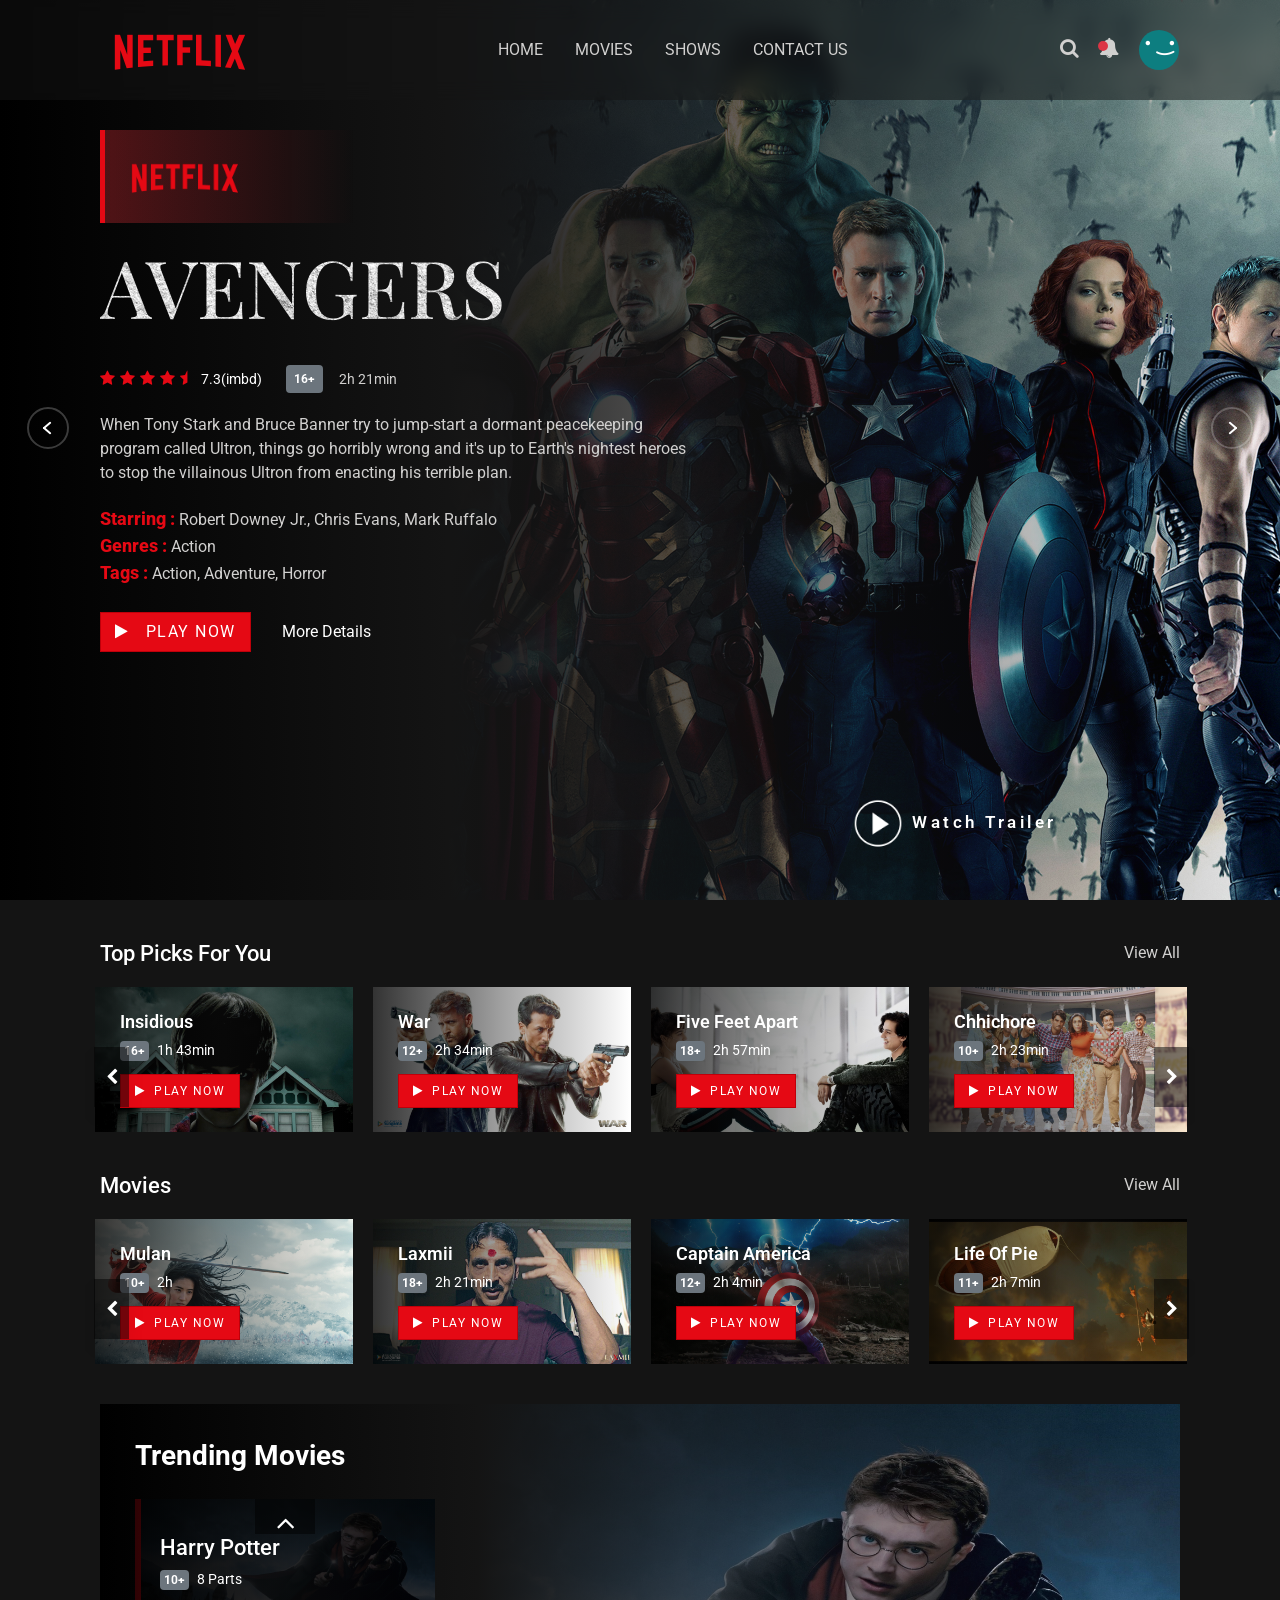
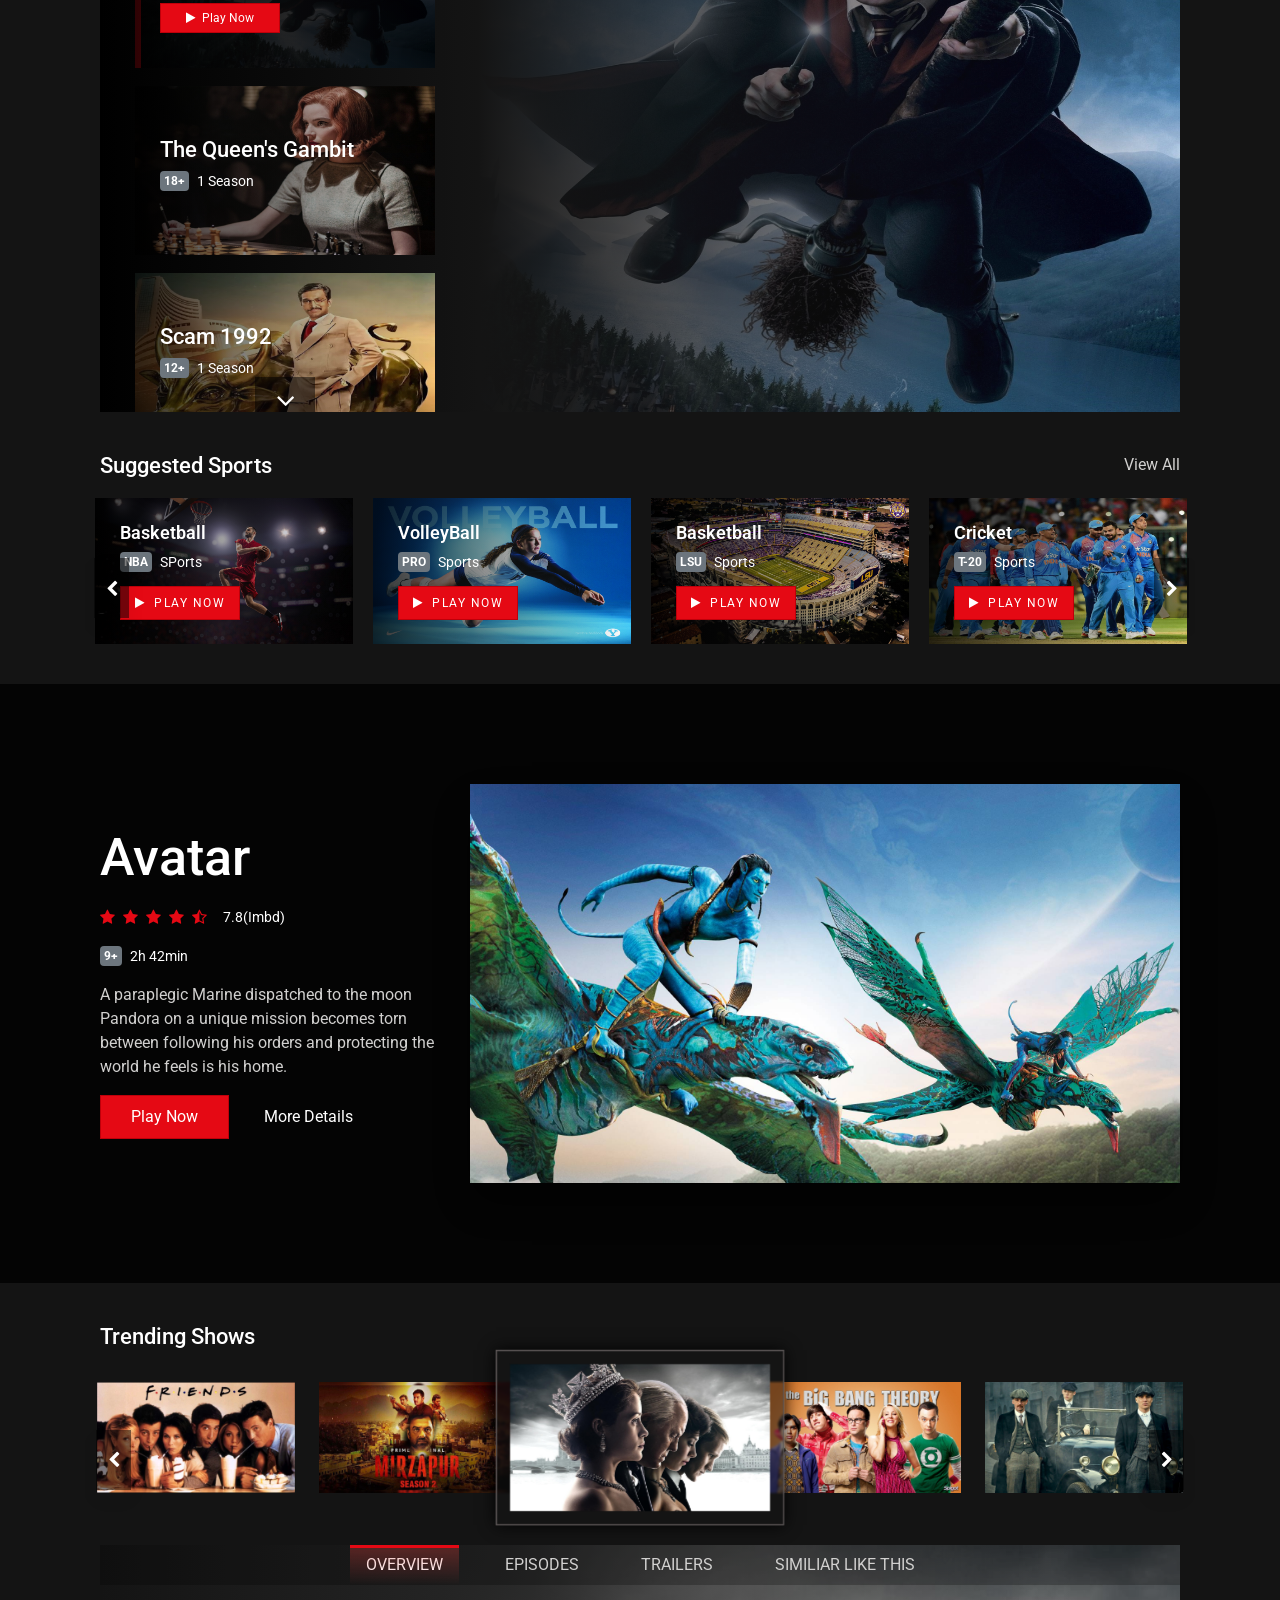
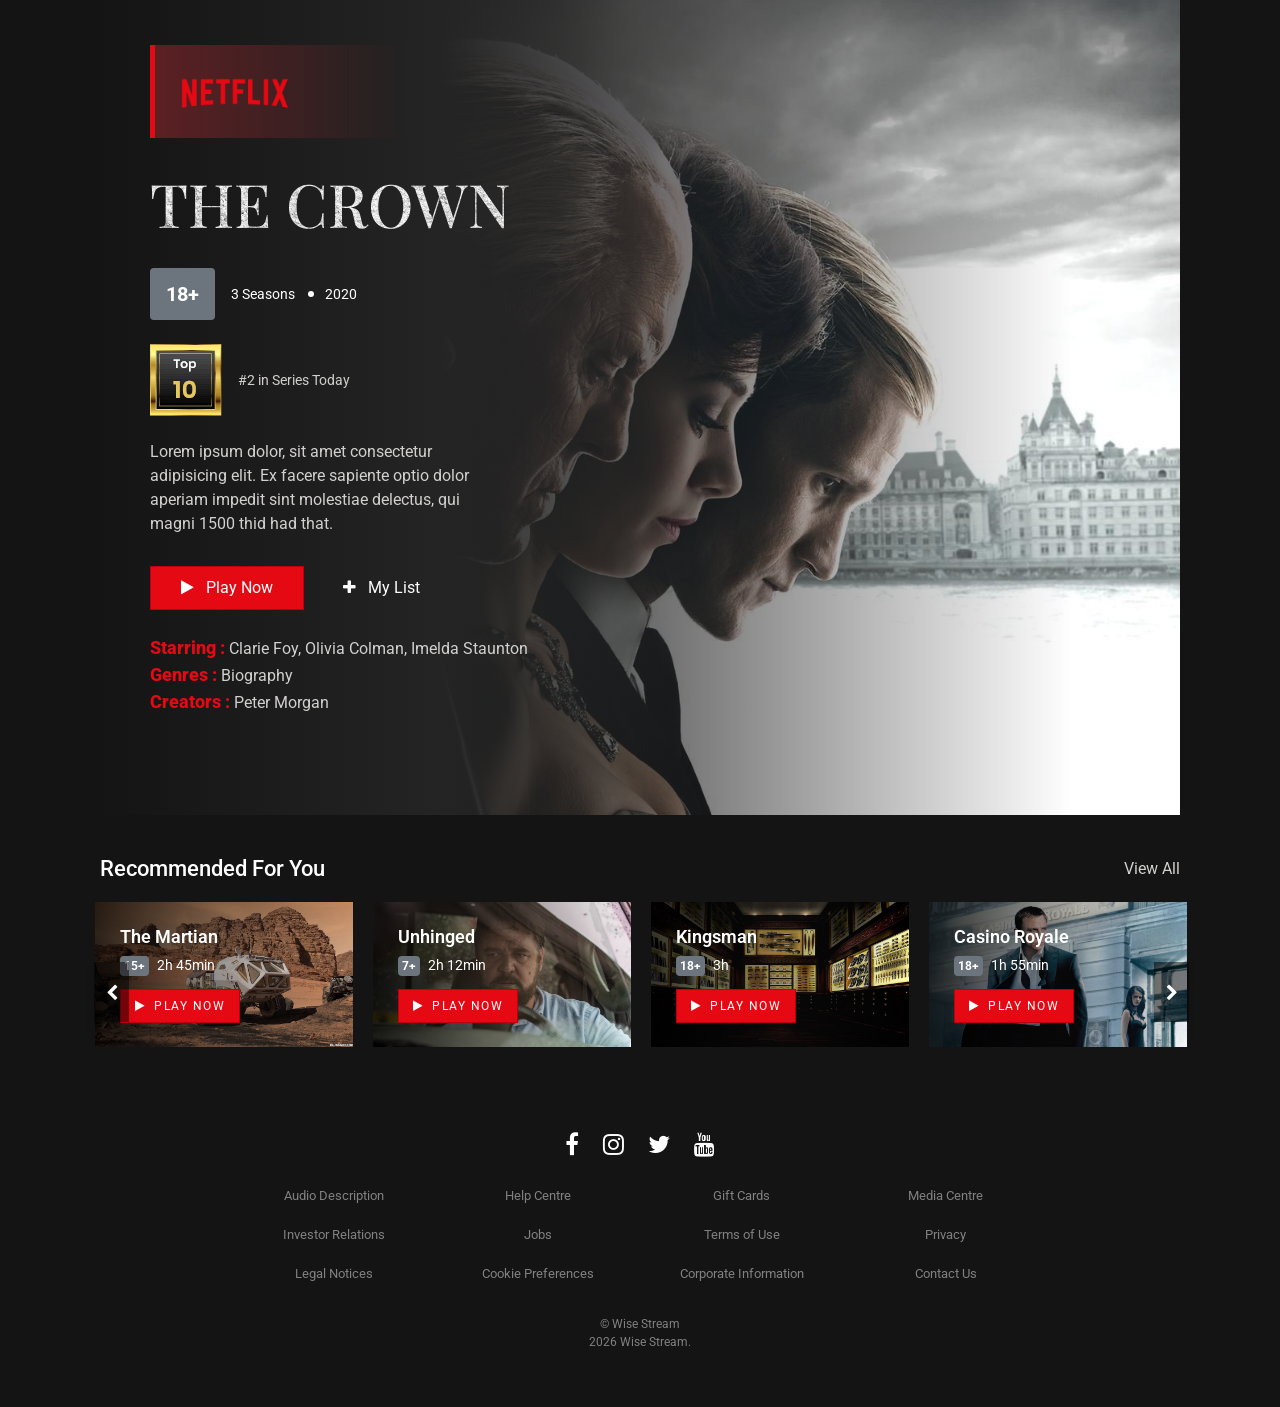
<file: index.html>
<!DOCTYPE html>
<html lang="en">

<head>
  <meta charset="UTF-8" />
  <meta http-equiv="X-UA-Compatible" content="IE=edge" />
  <meta name="viewport" content="width=device-width, initial-scale=1.0" />
  <title>Wise Stream</title>
  <link rel="stylesheet" href="css/bootstrap.min.css" />
  <link rel="stylesheet" href="https://stackpath.bootstrapcdn.com/font-awesome/4.7.0/css/font-awesome.min.css" />
  <link rel="stylesheet" href="css/slick.css" />
  <link rel="stylesheet" href="css/slick-theme.css" />
  <link rel="stylesheet" href="css/owl.carousel.min.css" />
  <link rel="stylesheet" href="css/animate.min.css" />
  <link rel="stylesheet" href="css/magnific-popup.css" />
  <link rel="stylesheet" href="css/select2.min.css" />
  <link rel="stylesheet" href="css/select2-bootstrap4.min.css" />

  <link rel="stylesheet" href="css/slick-animation.css" />
  <link rel="stylesheet" href="style.css" />
</head>

<body>
  <header id="main-header">
    <div class="main-header">
      <div class="container-fluid">
        <div class="row">
          <div class="col-sm-12">
            <nav class="navbar navbar-expand-lg navbar-light p-0">
              <a href="#" class="navbar-toggler c-toggler" data-toggle="collapse" data-target="#navbarSupportedContent"
                aria-controls="navbarSupportedContent" aria-expanded="false" aria-label="Toggle navigation">
                <div class="navbar-toggler-icon" data-toggle="collapse">
                  <span class="navbar-menu-icon navbar-menu-icon--top"></span>
                  <span class="navbar-menu-icon navbar-menu-icon--middle"></span>
                  <span class="navbar-menu-icon navbar-menu-icon--bottom"></span>
                </div>
              </a>
              <a href="index.html" class="navbar-brand">
                <img src="images/logo.png" class="img-fluid logo" alt="" />
              </a>
              <div class="collapse navbar-collapse" id="navbarSupportedContent">
                <div class="menu-main-menu-container">
                  <ul id="top-menu" class="navbar-nav ml-auto">
                    <li class="menu-item"><a href="#">Home</a></li>
                    <li class="menu-item"><a href="#iq-upcoming-movie">Movies</a></li>

                    <li class="menu-item"><a href="#iq-trending">Shows</a></li>


                    <li class="menu-item">
                      <a href="#">Contact Us</a>
                      <ul class="sub-menu">
                        <li class="menu-item"><a href="#">About Us</a></li>
                        <li class="menu-item"><a href="#">Contact</a></li>
                        <li class="menu-item"><a href="#">FAQ</a></li>
                        <li class="menu-item">
                          <a href="#">Privacy-Policy</a>
                        </li>
                        <li class="menu-item">
                          <a href="#">Pricing</a>
                          <ul class="sub-menu">
                            <li class="menu-item">
                              <a href="#">Gold Membership</a>
                            </li>
                            <li class="menu-item">
                              <a href="#">Silver Membership</a>
                            </li>
                            <li class="menu-item">
                              <a href="#">Bronze Membership</a>
                            </li>
                          </ul>
                        </li>
                      </ul>
                    </li>
                  </ul>
                </div>
              </div>
              <div class="mobile-more-menu">
                <a href="javascript:void(0);" class="more-toggle" id="dropdownMenuButton" data-toggle="more-toggle"
                  aria-haspopup="true" aria-expanded="false">
                  <i class="fa fa-ellipsis-h"></i>
                </a>
                <div class="more-menu" aria-labelledby="dropdownMenuButton">
                  <div class="navbar-right position-relative">
                    <ul class="d-flex align-items-center justify-content-end list-inline m-0">
                      <li>
                        <a href="#" class="search-toggle">
                          <i class="fa fa-search"></i>
                        </a>
                        <div class="search-box iq-search-bar">
                          <form action="#" class="searchbox">
                            <div class="form-group position-relative">
                              <input type="text" class="text search-input font-size-12"
                                placeholder="type here to search..." />
                              <i class="search-link fa fa-search"></i>
                            </div>
                          </form>
                        </div>
                      </li>
                      <li class="nav-item nav-icon">
                        <a href="#" class="search-toggle position-relative">
                          <i class="fa fa-bell"></i>
                          <span class="bg-danger dots"></span>
                        </a>
                        <div class="iq-sub-dropdown">
                          <div class="iq-card shadow-none m-0">
                            <div class="iq-card-body">
                              <a href="#" class="iq-sub-card">
                                <div class="media align-items-center">
                                  <img src="images/notify/thumb-1.jpg" alt="" class="img-fluid mr-3" />
                                  <div class="media-body">
                                    <h6 class="mb-0">Captain Marvel</h6>
                                    <small class="font-size-12">just now</small>
                                  </div>
                                </div>
                              </a>
                              <a href="#" class="iq-sub-card">
                                <div class="media align-items-center">
                                  <img src="images/notify/thumb-2.jpg" alt="" class="img-fluid mr-3" />
                                  <div class="media-body">
                                    <h6 class="mb-0">
                                      Dora and The Lost City of Gold
                                    </h6>
                                    <small class="font-size-12">25 mins ago</small>
                                  </div>
                                </div>
                              </a>
                              <a href="#" class="iq-sub-card">
                                <div class="media align-items-center">
                                  <img src="images/notify/thumb-3.jpg" alt="" class="img-fluid mr-3" />
                                  <div class="media-body">
                                    <h6 class="mb-0">Mulan</h6>
                                    <small class="font-size-12">1h 30 mins ago</small>
                                  </div>
                                </div>
                              </a>
                            </div>
                          </div>
                        </div>
                      </li>
                      <li>
                        <a href="#" class="iq-user-dropdown search-toggle d-flex align-items-center">
                          <img src="images/user/user.png" class="img-fluid user-m rounded-circle" alt="" />
                        </a>
                        <div class="iq-sub-dropdown iq-user-dropdown">
                          <div class="iq-card shadow-none m-0">
                            <div class="iq-card-body p-0 pl-3 pr-3">
                              <a href="#" class="iq-sub-card setting-dropdown">
                                <div class="media align-items-center">
                                  <div class="right-icon">
                                    <i class="fa fa-user text-primary"></i>
                                  </div>
                                  <div class="media-body ml-3">
                                    <h6 class="mb-0">Manage Profile</h6>
                                  </div>
                                </div>
                              </a>
                              <a href="#" class="iq-sub-card setting-dropdown">
                                <div class="media align-items-center">
                                  <div class="right-icon">
                                    <i class="fa fa-cog text-primary"></i>
                                  </div>
                                  <div class="media-body ml-3">
                                    <h6 class="mb-0">Settings</h6>
                                  </div>
                                </div>
                              </a>
                              <a href="#" class="iq-sub-card setting-dropdown">
                                <div class="media align-items-center">
                                  <div class="right-icon">
                                    <i class="fa fa-inr text-primary"></i>
                                  </div>
                                  <div class="media-body ml-3">
                                    <h6 class="mb-0">Pricing Plan</h6>
                                  </div>
                                </div>
                              </a>
                              <a href="#" class="iq-sub-card setting-dropdown">
                                <div class="media align-items-center">
                                  <div class="right-icon">
                                    <i class="fa fa-sign-out text-primary"></i>
                                  </div>
                                  <div class="media-body ml-3">
                                    <h6 class="mb-0">Logout</h6>
                                  </div>
                                </div>
                              </a>
                            </div>
                          </div>
                        </div>
                      </li>
                    </ul>
                  </div>
                </div>
              </div>

              <div class="navbar-right menu-right">
                <ul class="d-flex align-items-center list-inline m-0">
                  <li class="nav-item nav-icon">
                    <a href="#" class="search-toggle device-search">
                      <i class="fa fa-search"></i>
                    </a>
                    <div class="search-box iq-search-bar d-search">
                      <form action="#" class="searchbox">
                        <div class="form-group position-relative">
                          <input type="text" class="text search-input font-size-12"
                            placeholder="type here to search..." />
                          <i class="search-link fa fa-search"></i>
                        </div>
                      </form>
                    </div>
                  </li>
                  <li class="nav-item nav-icon">
                    <a href="#" class="search-toggle" data-toggle="search-toggle">
                      <i class="fa fa-bell"></i>
                      <span class="bg-danger dots"></span>
                    </a>
                    <div class="iq-sub-dropdown">
                      <div class="iq-card shadow-none m-0">
                        <div class="iq-card-body">
                          <a href="#" class="iq-sub-card">
                            <div class="media align-items-center">
                              <img src="images/notify/thumb-1.jpg" alt="" class="img-fluid mr-3" />
                              <div class="media-body">
                                <h6 class="mb-0">Captain Marvel</h6>
                                <small class="font-size-12">just now</small>
                              </div>
                            </div>
                          </a>
                          <a href="#" class="iq-sub-card">
                            <div class="media align-items-center">
                              <img src="images/notify/thumb-2.jpg" alt="" class="img-fluid mr-3" />
                              <div class="media-body">
                                <h6 class="mb-0">
                                  Dora and The Lost City of Gold
                                </h6>
                                <small class="font-size-12">25 mins ago</small>
                              </div>
                            </div>
                          </a>
                          <a href="#" class="iq-sub-card">
                            <div class="media align-items-center">
                              <img src="images/notify/thumb-3.jpg" alt="" class="img-fluid mr-3" />
                              <div class="media-body">
                                <h6 class="mb-0">Mulan</h6>
                                <small class="font-size-12">1h 30 mins ago</small>
                              </div>
                            </div>
                          </a>
                        </div>
                      </div>
                    </div>
                  </li>
                  <li class="nav-item nav-icon">
                    <a href="#" class="iq-user-dropdown search-toggle d-flex align-items-center p-0">
                      <img src="images/user/user.png" class="img-fluid user-m rounded-circle" alt="" />
                    </a>
                    <div class="iq-sub-dropdown iq-user-dropdown">
                      <div class="iq-card shadow-none m-0">
                        <div class="iq-card-body p-0 pl-3 pr-3">
                          <a href="#" class="iq-sub-card setting-dropdown">
                            <div class="media align-items-center">
                              <div class="right-icon">
                                <i class="fa fa-user text-primary"></i>
                              </div>
                              <div class="media-body ml-3">
                                <h6 class="mb-0">Manage Profile</h6>
                              </div>
                            </div>
                          </a>
                          <a href="#" class="iq-sub-card setting-dropdown">
                            <div class="media align-items-center">
                              <div class="right-icon">
                                <i class="fa fa-cog text-primary"></i>
                              </div>
                              <div class="media-body ml-3">
                                <h6 class="mb-0">Settings</h6>
                              </div>
                            </div>
                          </a>
                          <a href="#" class="iq-sub-card setting-dropdown">
                            <div class="media align-items-center">
                              <div class="right-icon">
                                <i class="fa fa-inr text-primary"></i>
                              </div>
                              <div class="media-body ml-3">
                                <h6 class="mb-0">Pricing Plan</h6>
                              </div>
                            </div>
                          </a>
                          <a href="#" class="iq-sub-card setting-dropdown">
                            <div class="media align-items-center">
                              <div class="right-icon">
                                <i class="fa fa-sign-out text-primary"></i>
                              </div>
                              <div class="media-body ml-3">
                                <h6 class="mb-0">Logout</h6>
                              </div>
                            </div>
                          </a>
                        </div>
                      </div>
                    </div>
                  </li>
                </ul>
              </div>
            </nav>
            <div class="nav-overlay"></div>
          </div>
        </div>
      </div>
    </div>
  </header>


  <section id="home" class="iq-main-slider p-0">
    <div id="home-slider" class="slider m-0 p-0">
      <div class="slide slick-bg s-bg-1">
        <div class="container-fluid position-relative h-100">
          <div class="slider-inner h-100">
            <div class="row align-items-center h--100">
              <div class="col-xl-6 col-lg-12 col-md-12">
                <a href="javascript:void(0)">
                  <div class="channel-logo" data-animation-in="fadeInLeft" data-delay-in="0.5">
                    <img src="images/logo.png" class="c-logo" alt="" />
                  </div>
                </a>
                <h1 class="slider-text big-title title text-uppercase" data-animation-in="fadeInLeft"
                  data-delay-in="0.6">
                  Avengers
                </h1>
                <div class="d-flex flex-wrap align-items-center fadeInLeft animated" data-animation-in="fadeInLeft"
                  style="opacity: 1">
                  <div class="slider-ratting d-flex align-items-center mr-4 mt-2 mt-md-3">
                    <ul
                      class="ratting-start p-0 m-0 list-inline text-primary d-flex align-items-center justify-content-left">
                      <li><i class="fa fa-star"></i></li>
                      <li><i class="fa fa-star"></i></li>
                      <li><i class="fa fa-star"></i></li>
                      <li><i class="fa fa-star"></i></li>
                      <li><i class="fa fa-star-half"></i></li>
                    </ul>
                    <span class="text-white ml-2">7.3(imbd)</span>
                  </div>
                  <div class="d-flex align-items-center mt-2 mt-md-3">
                    <span class="badge badge-secondary p-2">16+</span>
                    <span class="ml-3">2h 21min</span>
                  </div>
                </div>
                <p data-animation-in="fadeInUp">
                  When Tony Stark and Bruce Banner try to jump-start a dormant
                  peacekeeping program called Ultron, things go horribly wrong
                  and it's up to Earth's nightest heroes to stop the
                  villainous Ultron from enacting his terrible plan.
                </p>
                <div class="trending-list" data-animation-in="fadeInUp" data-delay-in="1.2">
                  <div class="text-primary title starring">
                    Starring :
                    <span class="text-body">Robert Downey Jr., Chris Evans, Mark Ruffalo</span>
                  </div>
                  <div class="text-primary title genres">
                    Genres : <span class="text-body">Action</span>
                  </div>
                  <div class="text-primary title tag">
                    Tags :
                    <span class="text-body">Action, Adventure, Horror</span>
                  </div>
                </div>
                <div class="d-flex align-items-center r-mb-23 mt-4" data-animation-in="fadeInUp" data-delay-in="1.2">
                  <a href="avng.html" target="_blank" class="btn btn-hover iq-button"><i class="fa fa-play mr-3"></i>Play Now</a>
                  <a href="#" class="btn btn-link">More Details</a>
                </div>
              </div>
            </div>
            <div class="col-xl-5 col-lg-12 col-md-12 trailor-video">
              <a href="https://youtu.be/eOrNdBpGMv8?si=k7ybeloO34IM1f3F" class="video-open playbtn" target="_blank">
              <img src="images/play.png" class="play" alt="" />
              <span class="w-trailor">Watch Trailer</span>
              </a>
            </div>
          </div>
        </div>
      </div>
      <div class="slide slick-bg s-bg-2">
        <div class="container-fluid position-relative h-100">
          <div class="slider-inner h-100">
            <div class="row align-items-center h--100">
              <div class="col-xl-6 col-lg-12 col-md-12">
                <a href="javascript:void(0)">
                  <div class="channel-logo" data-animation-in="fadeInLeft" data-delay-in="0.5">
                    <img src="images/logo.png" class="c-logo" alt="" />
                  </div>
                </a>
                <h1 class="slider-text big-title title text-uppercase" data-animation-in="fadeInLeft"
                  data-delay-in="0.6">
                  Frozen
                </h1>
                <div class="d-flex flex-wrap align-items-center fadeInLeft animated" data-animation-in="fadeInLeft"
                  style="opacity: 1">
                  <div class="slider-ratting d-flex align-items-center mr-4 mt-2 mt-md-3">
                    <ul
                      class="ratting-start p-0 m-0 list-inline text-primary d-flex align-items-center justify-content-left">
                      <li><i class="fa fa-star"></i></li>
                      <li><i class="fa fa-star"></i></li>
                      <li><i class="fa fa-star"></i></li>
                      <li><i class="fa fa-star"></i></li>
                      <li><i class="fa fa-star-half"></i></li>
                    </ul>
                    <span class="text-white ml-2">7.4(imbd)</span>
                  </div>
                  <div class="d-flex align-items-center mt-2 mt-md-3">
                    <span class="badge badge-secondary p-2">13+</span>
                    <span class="ml-3">1h 42min</span>
                  </div>
                </div>
                <p data-animation-in="fadeInUp">
                  When the newly crowned Queen Elsa accidentally uses her
                  power to turn things into ice to curse her home in infinte
                  winter, her sister Anna teams up with a mountain man, his
                  playful reindeer, and a snowman to change the weather
                  condition.
                </p>
                <div class="trending-list" data-animation-in="fadeInUp" data-delay-in="1.2">
                  <div class="text-primary title starring">
                    Starring :
                    <span class="text-body">Kristan Bell, Idina menzel, Jonathan Groff</span>
                  </div>
                  <div class="text-primary title genres">
                    Genres : <span class="text-body">Animation</span>
                  </div>
                  <div class="text-primary title tag">
                    Tags :
                    <span class="text-body">Animation, Adventure, Comedy</span>
                  </div>
                </div>
                <div class="d-flex align-items-center r-mb-23 mt-4" data-animation-in="fadeInUp" data-delay-in="1.2">
                  <a href="#" class="btn btn-hover iq-button"><i class="fa fa-play mr-3"></i>Play Now</a>
                  <a href="#" class="btn btn-link">More Details</a>
                </div>
              </div>
            </div>
            <div class="col-xl-5 col-lg-12 col-md-12 trailor-video">
              <a href="https://youtu.be/TbQm5doF_Uc?si=cJlhEjZzjOfnMtE2" class="video-open playbtn" target="_blank">
                <img src="images/play.png" class="play" alt="" />
                <span class="w-trailor">Watch Trailer</span>
              </a>
            </div>
          </div>
        </div>
      </div>
      <div class="slide slick-bg s-bg-3">
        <div class="container-fluid position-relative h-100">
          <div class="slider-inner h-100">
            <div class="row align-items-center h--100">
              <div class="col-xl-6 col-lg-12 col-md-12">
                <a href="javascript:void(0)">
                  <div class="channel-logo" data-animation-in="fadeInLeft" data-delay-in="0.5">
                    <img src="images/logo.png" class="c-logo" alt="" />
                  </div>
                </a>
                <h1 class="slider-text big-title title text-uppercase" data-animation-in="fadeInLeft"
                  data-delay-in="0.6">
                  The Conjuring
                </h1>
                <div class="d-flex flex-wrap align-items-center fadeInLeft animated" data-animation-in="fadeInLeft"
                  style="opacity: 1">
                  <div class="slider-ratting d-flex align-items-center mr-4 mt-2 mt-md-3">
                    <ul
                      class="ratting-start p-0 m-0 list-inline text-primary d-flex align-items-center justify-content-left">
                      <li><i class="fa fa-star"></i></li>
                      <li><i class="fa fa-star"></i></li>
                      <li><i class="fa fa-star"></i></li>
                      <li><i class="fa fa-star"></i></li>
                      <li><i class="fa fa-star-half"></i></li>
                    </ul>
                    <span class="text-white ml-2">7.5(imbd)</span>
                  </div>
                  <div class="d-flex align-items-center mt-2 mt-md-3">
                    <span class="badge badge-secondary p-2">16+</span>
                    <span class="ml-3">1h 52min</span>
                  </div>
                </div>
                <p data-animation-in="fadeInUp">
                  Paranomal investigators Ed and Lorraine Warren work to help
                  a family terrorized by a dark presence in their farmhouse.
                </p>
                <div class="trending-list" data-animation-in="fadeInUp" data-delay-in="1.2">
                  <div class="text-primary title starring">
                    Starring :
                    <span class="text-body">Patrick Wilson, Vera Farminga, Ron Livingston</span>
                  </div>
                  <div class="text-primary title genres">
                    Genres : <span class="text-body">Horror</span>
                  </div>
                  <div class="text-primary title tag">
                    Tags :
                    <span class="text-body">Horror, Mystery, Thriller</span>
                  </div>
                </div>
                <div class="d-flex align-items-center r-mb-23 mt-4" data-animation-in="fadeInUp" data-delay-in="1.2">
                  <a href="#" class="btn btn-hover iq-button"><i class="fa fa-play mr-3"></i>Play Now</a>
                  <a href="#" class="btn btn-link">More Details</a>
                </div>
              </div>
            </div>
            <div class="col-xl-5 col-lg-12 col-md-12 trailor-video">
              <a href="https://youtu.be/k10ETZ41q5o?si=Bqgi79X9CUQwAk_R" class="video-open playbtn" target="_blank">
                <img src="images/play.png" class="play" alt="" />
                <span class="w-trailor">Watch Trailer</span>
              </a>
            </div>
          </div>
        </div>
      </div>
    </div>
  </section>

  <div class="main-content">


    <section id="iq-favorites">
      <div class="container-fluid">
        <div class="row">
          <div class="col-sm-12 overflow-hidden">
            <div class="iq-main-header d-flex align-items-center justify-content-between">
              <h4 class="main-title">Top Picks For You</h4>
              <a href="#" class="iq-view-all">View All</a>
            </div>
            <div class="favorite-contens">
              <ul class="favorites-slider list-inline row p-0 mb-0">

                <li class="slide-item">
                  <div class="block-images position-relative">
                    <div class="img-box">
                      <img src="images/favorite/f1.jpg" class="img-fluid" alt="" />
                    </div>
                    <div class="block-description">
                      <h6 class="iq-title">
                        <a href="#"> Insidious </a>
                      </h6>
                      <div class="movie-time d-flex align-items-center my-2">
                        <div class="badge badge-secondary p-1 mr-2">16+</div>
                        <span class="text-white">1h 43min</span>
                      </div>
                      <div class="hover-buttons">
                        <span class="btn btn-hover iq-button">
                          <i class="fa fa-play mr-1"></i>
                          Play Now
                        </span>
                      </div>
                    </div>
                    <div class="block-social-info">
                      <ul class="list-inline p-0 m-0 music-play-lists">
                        <li class="share">
                          <span><i class="fa fa-share-alt"></i></span>
                          <div class="share-box">
                            <div class="d-flex align-items-center">
                              <a href="#" class="share-ico"><i class="fa fa-share-alt"></i></a>
                              <a href="#" class="share-ico"><i class="fa fa-youtube"></i></a>
                              <a href="#" class="share-ico"><i class="fa fa-instagram"></i></a>
                            </div>
                          </div>
                        </li>
                        <li>
                          <span><i class="fa fa-heart"></i></span>
                          <span class="count-box">19+</span>
                        </li>
                        <li>
                          <span><i class="fa fa-plus"></i></span>
                        </li>
                      </ul>
                    </div>
                  </div>
                </li>

                <li class="slide-item">
                  <div class="block-images position-relative">
                    <div class="img-box">
                      <img src="images/favorite/f2.jpg" class="img-fluid" alt="" />
                    </div>
                    <div class="block-description">
                      <h6 class="iq-title">
                        <a href="#"> War </a>
                      </h6>
                      <div class="movie-time d-flex align-items-center my-2">
                        <div class="badge badge-secondary p-1 mr-2">12+</div>
                        <span class="text-white">2h 34min</span>
                      </div>
                      <div class="hover-buttons">
                        <span class="btn btn-hover iq-button">
                          <i class="fa fa-play mr-1"></i>
                          Play Now
                        </span>
                      </div>
                    </div>
                    <div class="block-social-info">
                      <ul class="list-inline p-0 m-0 music-play-lists">
                        <li class="share">
                          <span><i class="fa fa-share-alt"></i></span>
                          <div class="share-box">
                            <div class="d-flex align-items-center">
                              <a href="#" class="share-ico"><i class="fa fa-share-alt"></i></a>
                              <a href="#" class="share-ico"><i class="fa fa-youtube"></i></a>
                              <a href="#" class="share-ico"><i class="fa fa-instagram"></i></a>
                            </div>
                          </div>
                        </li>
                        <li>
                          <span><i class="fa fa-heart"></i></span>
                          <span class="count-box">58+</span>
                        </li>
                        <li>
                          <span><i class="fa fa-plus"></i></span>
                        </li>
                      </ul>
                    </div>
                  </div>
                </li>

                <li class="slide-item">
                  <div class="block-images position-relative">
                    <div class="img-box">
                      <img src="images/favorite/f3.jpg" class="img-fluid" alt="" />
                    </div>
                    <div class="block-description">
                      <h6 class="iq-title">
                        <a href="#"> Five Feet Apart </a>
                      </h6>
                      <div class="movie-time d-flex align-items-center my-2">
                        <div class="badge badge-secondary p-1 mr-2">18+</div>
                        <span class="text-white">2h 57min</span>
                      </div>
                      <div class="hover-buttons">
                        <span class="btn btn-hover iq-button">
                          <i class="fa fa-play mr-1"></i>
                          Play Now
                        </span>
                      </div>
                    </div>
                    <div class="block-social-info">
                      <ul class="list-inline p-0 m-0 music-play-lists">
                        <li class="share">
                          <span><i class="fa fa-share-alt"></i></span>
                          <div class="share-box">
                            <div class="d-flex align-items-center">
                              <a href="#" class="share-ico"><i class="fa fa-share-alt"></i></a>
                              <a href="#" class="share-ico"><i class="fa fa-youtube"></i></a>
                              <a href="#" class="share-ico"><i class="fa fa-instagram"></i></a>
                            </div>
                          </div>
                        </li>
                        <li>
                          <span><i class="fa fa-heart"></i></span>
                          <span class="count-box">19+</span>
                        </li>
                        <li>
                          <span><i class="fa fa-plus"></i></span>
                        </li>
                      </ul>
                    </div>
                  </div>
                </li>

                <li class="slide-item">
                  <div class="block-images position-relative">
                    <div class="img-box">
                      <img src="images/favorite/f4.jpg" class="img-fluid" alt="" />
                    </div>
                    <div class="block-description">
                      <h6 class="iq-title">
                        <a href="#"> Chhichore </a>
                      </h6>
                      <div class="movie-time d-flex align-items-center my-2">
                        <div class="badge badge-secondary p-1 mr-2">10+</div>
                        <span class="text-white">2h 23min</span>
                      </div>
                      <div class="hover-buttons">
                        <span class="btn btn-hover iq-button">
                          <i class="fa fa-play mr-1"></i>
                          Play Now
                        </span>
                      </div>
                    </div>
                    <div class="block-social-info">
                      <ul class="list-inline p-0 m-0 music-play-lists">
                        <li class="share">
                          <span><i class="fa fa-share-alt"></i></span>
                          <div class="share-box">
                            <div class="d-flex align-items-center">
                              <a href="#" class="share-ico"><i class="fa fa-share-alt"></i></a>
                              <a href="#" class="share-ico"><i class="fa fa-youtube"></i></a>
                              <a href="#" class="share-ico"><i class="fa fa-instagram"></i></a>
                            </div>
                          </div>
                        </li>
                        <li>
                          <span><i class="fa fa-heart"></i></span>
                          <span class="count-box">19+</span>
                        </li>
                        <li>
                          <span><i class="fa fa-plus"></i></span>
                        </li>
                      </ul>
                    </div>
                  </div>
                </li>

                <li class="slide-item">
                  <div class="block-images position-relative">
                    <div class="img-box">
                      <img src="images/favorite/f5.jpg" class="img-fluid" alt="" />
                    </div>
                    <div class="block-description">
                      <h6 class="iq-title">
                        <a href="#"> Doctor Strange </a>
                      </h6>
                      <div class="movie-time d-flex align-items-center my-2">
                        <div class="badge badge-secondary p-1 mr-2">12+</div>
                        <span class="text-white">1h 55min</span>
                      </div>
                      <div class="hover-buttons">
                        <span class="btn btn-hover iq-button">
                          <i class="fa fa-play mr-1"></i>
                          Play Now
                        </span>
                      </div>
                    </div>
                    <div class="block-social-info">
                      <ul class="list-inline p-0 m-0 music-play-lists">
                        <li class="share">
                          <span><i class="fa fa-share-alt"></i></span>
                          <div class="share-box">
                            <div class="d-flex align-items-center">
                              <a href="#" class="share-ico"><i class="fa fa-share-alt"></i></a>
                              <a href="#" class="share-ico"><i class="fa fa-youtube"></i></a>
                              <a href="#" class="share-ico"><i class="fa fa-instagram"></i></a>
                            </div>
                          </div>
                        </li>
                        <li>
                          <span><i class="fa fa-heart"></i></span>
                          <span class="count-box">19+</span>
                        </li>
                        <li>
                          <span><i class="fa fa-plus"></i></span>
                        </li>
                      </ul>
                    </div>
                  </div>
                </li>
              </ul>
            </div>
          </div>
        </div>
      </div>
    </section>




    <section id="iq-upcoming-movie">
      <div class="container-fluid">
        <div class="row">
          <div class="col-sm-12 overflow-hidden">
            <div class="iq-main-header d-flex align-items-center justify-content-between">
              <h4 class="main-title">Movies</h4>
              <a href="#" class="iq-view-all">View All</a>
            </div>
            <div class="favorite-contens">
              <ul class="favorites-slider list-inline row p-0 mb-0">

                <li class="slide-item">
                  <div class="block-images position-relative">
                    <div class="img-box">
                      <img src="images/popular/u1.jpg" class="img-fluid" alt="" />
                    </div>
                    <div class="block-description">
                      <h6 class="iq-title">
                        <a href="#"> Mulan </a>
                      </h6>
                      <div class="movie-time d-flex align-items-center my-2">
                        <div class="badge badge-secondary p-1 mr-2">10+</div>
                        <span class="text-white">2h</span>
                      </div>
                      <div class="hover-buttons">
                        <span class="btn btn-hover iq-button">
                          <i class="fa fa-play mr-1"></i>
                          Play Now
                        </span>
                      </div>
                    </div>
                    <div class="block-social-info">
                      <ul class="list-inline p-0 m-0 music-play-lists">
                        <li class="share">
                          <span><i class="fa fa-share-alt"></i></span>
                          <div class="share-box">
                            <div class="d-flex align-items-center">
                              <a href="#" class="share-ico"><i class="fa fa-share-alt"></i></a>
                              <a href="#" class="share-ico"><i class="fa fa-youtube"></i></a>
                              <a href="#" class="share-ico"><i class="fa fa-instagram"></i></a>
                            </div>
                          </div>
                        </li>
                        <li>
                          <span><i class="fa fa-heart"></i></span>
                          <span class="count-box">89+</span>
                        </li>
                        <li>
                          <span><i class="fa fa-plus"></i></span>
                        </li>
                      </ul>
                    </div>
                  </div>
                </li>

                <li class="slide-item">
                  <div class="block-images position-relative">
                    <div class="img-box">
                      <img src="images/popular/u2.jpg" class="img-fluid" alt="" />
                    </div>
                    <div class="block-description">
                      <h6 class="iq-title">
                        <a href="#"> Laxmii </a>
                      </h6>
                      <div class="movie-time d-flex align-items-center my-2">
                        <div class="badge badge-secondary p-1 mr-2">18+</div>
                        <span class="text-white">2h 21min</span>
                      </div>
                      <div class="hover-buttons">
                        <span class="btn btn-hover iq-button">
                          <i class="fa fa-play mr-1"></i>
                          Play Now
                        </span>
                      </div>
                    </div>
                    <div class="block-social-info">
                      <ul class="list-inline p-0 m-0 music-play-lists">
                        <li class="share">
                          <span><i class="fa fa-share-alt"></i></span>
                          <div class="share-box">
                            <div class="d-flex align-items-center">
                              <a href="#" class="share-ico"><i class="fa fa-share-alt"></i></a>
                              <a href="#" class="share-ico"><i class="fa fa-youtube"></i></a>
                              <a href="#" class="share-ico"><i class="fa fa-instagram"></i></a>
                            </div>
                          </div>
                        </li>
                        <li>
                          <span><i class="fa fa-heart"></i></span>
                          <span class="count-box">35+</span>
                        </li>
                        <li>
                          <span><i class="fa fa-plus"></i></span>
                        </li>
                      </ul>
                    </div>
                  </div>
                </li>

                <li class="slide-item">
                  <div class="block-images position-relative">
                    <div class="img-box">
                      <img src="images/popular/u3.jpg" class="img-fluid" alt="" />
                    </div>
                    <div class="block-description">
                      <h6 class="iq-title">
                        <a href="#"> Captain America </a>
                      </h6>
                      <div class="movie-time d-flex align-items-center my-2">
                        <div class="badge badge-secondary p-1 mr-2">12+</div>
                        <span class="text-white">2h 4min</span>
                      </div>
                      <div class="hover-buttons">
                        <span class="btn btn-hover iq-button">
                          <i class="fa fa-play mr-1"></i>
                          Play Now
                        </span>
                      </div>
                    </div>
                    <div class="block-social-info">
                      <ul class="list-inline p-0 m-0 music-play-lists">
                        <li class="share">
                          <span><i class="fa fa-share-alt"></i></span>
                          <div class="share-box">
                            <div class="d-flex align-items-center">
                              <a href="#" class="share-ico"><i class="fa fa-share-alt"></i></a>
                              <a href="#" class="share-ico"><i class="fa fa-youtube"></i></a>
                              <a href="#" class="share-ico"><i class="fa fa-instagram"></i></a>
                            </div>
                          </div>
                        </li>
                        <li>
                          <span><i class="fa fa-heart"></i></span>
                          <span class="count-box">99+</span>
                        </li>
                        <li>
                          <span><i class="fa fa-plus"></i></span>
                        </li>
                      </ul>
                    </div>
                  </div>
                </li>

                <li class="slide-item">
                  <div class="block-images position-relative">
                    <div class="img-box">
                      <img src="images/popular/u4.jpg" class="img-fluid" alt="" />
                    </div>
                    <div class="block-description">
                      <h6 class="iq-title">
                        <a href="#"> Life of Pie </a>
                      </h6>
                      <div class="movie-time d-flex align-items-center my-2">
                        <div class="badge badge-secondary p-1 mr-2">11+</div>
                        <span class="text-white">2h 7min</span>
                      </div>
                      <div class="hover-buttons">
                        <span class="btn btn-hover iq-button">
                          <i class="fa fa-play mr-1"></i>
                          Play Now
                        </span>
                      </div>
                    </div>
                    <div class="block-social-info">
                      <ul class="list-inline p-0 m-0 music-play-lists">
                        <li class="share">
                          <span><i class="fa fa-share-alt"></i></span>
                          <div class="share-box">
                            <div class="d-flex align-items-center">
                              <a href="#" class="share-ico"><i class="fa fa-share-alt"></i></a>
                              <a href="#" class="share-ico"><i class="fa fa-youtube"></i></a>
                              <a href="#" class="share-ico"><i class="fa fa-instagram"></i></a>
                            </div>
                          </div>
                        </li>
                        <li>
                          <span><i class="fa fa-heart"></i></span>
                          <span class="count-box">19+</span>
                        </li>
                        <li>
                          <span><i class="fa fa-plus"></i></span>
                        </li>
                      </ul>
                    </div>
                  </div>
                </li>

                <li class="slide-item">
                  <div class="block-images position-relative">
                    <div class="img-box">
                      <img src="images/popular/u5.jpg" class="img-fluid" alt="" />
                    </div>
                    <div class="block-description">
                      <h6 class="iq-title">
                        <a href="#"> Mission Mangal </a>
                      </h6>
                      <div class="movie-time d-flex align-items-center my-2">
                        <div class="badge badge-secondary p-1 mr-2">12+</div>
                        <span class="text-white">2h 10min</span>
                      </div>
                      <div class="hover-buttons">
                        <span class="btn btn-hover iq-button">
                          <i class="fa fa-play mr-1"></i>
                          Play Now
                        </span>
                      </div>
                    </div>
                    <div class="block-social-info">
                      <ul class="list-inline p-0 m-0 music-play-lists">
                        <li class="share">
                          <span><i class="fa fa-share-alt"></i></span>
                          <div class="share-box">
                            <div class="d-flex align-items-center">
                              <a href="#" class="share-ico"><i class="fa fa-share-alt"></i></a>
                              <a href="#" class="share-ico"><i class="fa fa-youtube"></i></a>
                              <a href="#" class="share-ico"><i class="fa fa-instagram"></i></a>
                            </div>
                          </div>
                        </li>
                        <li>
                          <span><i class="fa fa-heart"></i></span>
                          <span class="count-box">19+</span>
                        </li>
                        <li>
                          <span><i class="fa fa-plus"></i></span>
                        </li>
                      </ul>
                    </div>
                  </div>
                </li>
              </ul>
            </div>
          </div>
        </div>
      </div>
    </section>




    <section id="iq-topten">
      <div class="container-fluid">
        <div class="row">
          <div class="col-sm-12 overflow-hidden">
            <div class="topten-contents">
              <h4 class="main-title iq-title topten-title">
                Trending Movies
              </h4>
              <ul id="top-ten-slider" class="list-inline p-0 m-0 d-flex align-items-center">
                <li class="slick-bg">
                  <a href="#">
                    <img src="images/top-10/01.jpg" class="img-fluid w-100" alt="" />
                    <h6 class="iq-title"><a href="#">Harry Potter</a></h6>
                  </a>
                </li>
                <li class="slick-bg">
                  <a href="#">
                    <img src="images/top-10/02.jpg" class="img-fluid w-100" alt="" />
                    <h6 class="iq-title">
                      <a href="#">The Queen's Gambit</a>
                    </h6>
                  </a>
                </li>
                <li class="slick-bg">
                  <a href="#">
                    <img src="images/top-10/03.jpg" class="img-fluid w-100" alt="" />
                    <h6 class="iq-title"><a href="#">Scam 1992</a></h6>
                  </a>
                </li>
                <li class="slick-bg">
                  <a href="#">
                    <img src="images/top-10/04.jpg" class="img-fluid w-100" alt="" />
                    <h6 class="iq-title"><a href="#">Stranger Things</a></h6>
                  </a>
                </li>
                <li class="slick-bg">
                  <a href="#">
                    <img src="images/top-10/05.jpg" class="img-fluid w-100" alt="" />
                    <h6 class="iq-title"><a href="#">BoJack Horsemen</a></h6>
                  </a>
                </li>
                <li class="slick-bg">
                  <a href="#">
                    <img src="images/top-10/06.jpg" class="img-fluid w-100" alt="" />
                    <h6 class="iq-title"><a href="#">Peaky Blinders</a></h6>
                  </a>
                </li>
              </ul>
              <div class="vertical_s">
                <ul id="top-ten-slider-nav" class="list-inline p-0 m-0 d-flex align-items-center">
                  <li>
                    <div class="block-images position-relative">
                      <a href="#">
                        <img src="images/top-10/01.jpg" class="img-fluid w-100" alt="" />
                      </a>
                      <div class="block-description">
                        <h5>Harry Potter</h5>
                        <div class="movie-time d-flex align-items-center my-2">
                          <div class="badge badge-secondary p-1 mr-2">
                            10+
                          </div>
                          <span class="text-white">8 Parts</span>
                        </div>
                        <div class="hover-buttons">
                          <a href="#" class="btn btn-hover" tabindex="0">
                            <i class="fa fa-play mr-1" aria-hidden="true"></i>
                            Play Now
                          </a>
                        </div>
                      </div>
                    </div>
                  </li>
                  <li>
                    <div class="block-images position-relative">
                      <a href="#">
                        <img src="images/top-10/02.jpg" class="img-fluid w-100" alt="" />
                      </a>
                      <div class="block-description">
                        <h5>The Queen's Gambit</h5>
                        <div class="movie-time d-flex align-items-center my-2">
                          <div class="badge badge-secondary p-1 mr-2">
                            18+
                          </div>
                          <span class="text-white">1 Season</span>
                        </div>
                        <div class="hover-buttons">
                          <a href="#" class="btn btn-hover" tabindex="0">
                            <i class="fa fa-play mr-1" aria-hidden="true"></i>
                            Play Now
                          </a>
                        </div>
                      </div>
                    </div>
                  </li>
                  <li>
                    <div class="block-images position-relative">
                      <a href="#">
                        <img src="images/top-10/03.jpg" class="img-fluid w-100" alt="" />
                      </a>
                      <div class="block-description">
                        <h5>Scam 1992</h5>
                        <div class="movie-time d-flex align-items-center my-2">
                          <div class="badge badge-secondary p-1 mr-2">
                            12+
                          </div>
                          <span class="text-white">1 Season</span>
                        </div>
                        <div class="hover-buttons">
                          <a href="#" class="btn btn-hover" tabindex="0">
                            <i class="fa fa-play mr-1" aria-hidden="true"></i>
                            Play Now
                          </a>
                        </div>
                      </div>
                    </div>
                  </li>
                  <li>
                    <div class="block-images position-relative">
                      <a href="#">
                        <img src="images/top-10/04.jpg" class="img-fluid w-100" alt="" />
                      </a>
                      <div class="block-description">
                        <h5>Stranger Things</h5>
                        <div class="movie-time d-flex align-items-center my-2">
                          <div class="badge badge-secondary p-1 mr-2">
                            16+
                          </div>
                          <span class="text-white">3 Season</span>
                        </div>
                        <div class="hover-buttons">
                          <a href="#" class="btn btn-hover" tabindex="0">
                            <i class="fa fa-play mr-1" aria-hidden="true"></i>
                            Play Now
                          </a>
                        </div>
                      </div>
                    </div>
                  </li>
                  <li>
                    <div class="block-images position-relative">
                      <a href="#">
                        <img src="images/top-10/05.jpg" class="img-fluid w-100" alt="" />
                      </a>
                      <div class="block-description">
                        <h5>BoJack Horseman</h5>
                        <div class="movie-time d-flex align-items-center my-2">
                          <div class="badge badge-secondary p-1 mr-2">
                            15+
                          </div>
                          <span class="text-white">6 Season</span>
                        </div>
                        <div class="hover-buttons">
                          <a href="#" class="btn btn-hover" tabindex="0">
                            <i class="fa fa-play mr-1" aria-hidden="true"></i>
                            Play Now
                          </a>
                        </div>
                      </div>
                    </div>
                  </li>
                  <li>
                    <div class="block-images position-relative">
                      <a href="#">
                        <img src="images/top-10/06.jpg" class="img-fluid w-100" alt="" />
                      </a>
                      <div class="block-description">
                        <h5>Peaky Blinders</h5>
                        <div class="movie-time d-flex align-items-center my-2">
                          <div class="badge badge-secondary p-1 mr-2">
                            20+
                          </div>
                          <span class="text-white">5 Season</span>
                        </div>
                        <div class="hover-buttons">
                          <a href="#" class="btn btn-hover" tabindex="0">
                            <i class="fa fa-play mr-1" aria-hidden="true"></i>
                            Play Now
                          </a>
                        </div>
                      </div>
                    </div>
                  </li>
                </ul>
              </div>
            </div>
          </div>
        </div>
      </div>
    </section>

    <section id="iq-suggested" class="s-margin">
      <div class="container-fluid">
        <div class="row">
          <div class="col-sm-12 overflow-hidden">
            <div class="iq-main-header d-flex align-items-center justify-content-between">
              <h4 class="main-title">Suggested Sports</h4>
              <a href="#" class="iq-view-all">View All</a>
            </div>
            <div class="favorite-contens">
              <ul class="favorites-slider list-inline row p-0 mb-0">

                <li class="slide-item">
                  <div class="block-images position-relative">
                    <div class="img-box">
                      <img src="images/suggested/01.jpg" class="img-fluid" alt="" />
                    </div>
                    <div class="block-description">
                      <h6 class="iq-title">
                        <a href="#"> Basketball </a>
                      </h6>
                      <div class="movie-time d-flex align-items-center my-2">
                        <div class="badge badge-secondary p-1 mr-2">NBA</div>
                        <span class="text-white">SPorts</span>
                      </div>
                      <div class="hover-buttons">
                        <span class="btn btn-hover iq-button">
                          <i class="fa fa-play mr-1"></i>
                          Play Now
                        </span>
                      </div>
                    </div>
                    <div class="block-social-info">
                      <ul class="list-inline p-0 m-0 music-play-lists">
                        <li class="share">
                          <span><i class="fa fa-share-alt"></i></span>
                          <div class="share-box">
                            <div class="d-flex align-items-center">
                              <a href="#" class="share-ico"><i class="fa fa-share-alt"></i></a>
                              <a href="#" class="share-ico"><i class="fa fa-youtube"></i></a>
                              <a href="#" class="share-ico"><i class="fa fa-instagram"></i></a>
                            </div>
                          </div>
                        </li>
                        <li>
                          <span><i class="fa fa-heart"></i></span>
                          <span class="count-box">89+</span>
                        </li>
                        <li>
                          <span><i class="fa fa-plus"></i></span>
                        </li>
                      </ul>
                    </div>
                  </div>
                </li>

                <li class="slide-item">
                  <div class="block-images position-relative">
                    <div class="img-box">
                      <img src="images/suggested/02.jpg" class="img-fluid" alt="" />
                    </div>
                    <div class="block-description">
                      <h6 class="iq-title">
                        <a href="#"> VolleyBall </a>
                      </h6>
                      <div class="movie-time d-flex align-items-center my-2">
                        <div class="badge badge-secondary p-1 mr-2">PRO</div>
                        <span class="text-white">Sports</span>
                      </div>
                      <div class="hover-buttons">
                        <span class="btn btn-hover iq-button">
                          <i class="fa fa-play mr-1"></i>
                          Play Now
                        </span>
                      </div>
                    </div>
                    <div class="block-social-info">
                      <ul class="list-inline p-0 m-0 music-play-lists">
                        <li class="share">
                          <span><i class="fa fa-share-alt"></i></span>
                          <div class="share-box">
                            <div class="d-flex align-items-center">
                              <a href="#" class="share-ico"><i class="fa fa-share-alt"></i></a>
                              <a href="#" class="share-ico"><i class="fa fa-youtube"></i></a>
                              <a href="#" class="share-ico"><i class="fa fa-instagram"></i></a>
                            </div>
                          </div>
                        </li>
                        <li>
                          <span><i class="fa fa-heart"></i></span>
                          <span class="count-box">35+</span>
                        </li>
                        <li>
                          <span><i class="fa fa-plus"></i></span>
                        </li>
                      </ul>
                    </div>
                  </div>
                </li>

                <li class="slide-item">
                  <div class="block-images position-relative">
                    <div class="img-box">
                      <img src="images/suggested/03.jpg" class="img-fluid" alt="" />
                    </div>
                    <div class="block-description">
                      <h6 class="iq-title">
                        <a href="#"> Basketball </a>
                      </h6>
                      <div class="movie-time d-flex align-items-center my-2">
                        <div class="badge badge-secondary p-1 mr-2">LSU</div>
                        <span class="text-white">Sports</span>
                      </div>
                      <div class="hover-buttons">
                        <span class="btn btn-hover iq-button">
                          <i class="fa fa-play mr-1"></i>
                          Play Now
                        </span>
                      </div>
                    </div>
                    <div class="block-social-info">
                      <ul class="list-inline p-0 m-0 music-play-lists">
                        <li class="share">
                          <span><i class="fa fa-share-alt"></i></span>
                          <div class="share-box">
                            <div class="d-flex align-items-center">
                              <a href="#" class="share-ico"><i class="fa fa-share-alt"></i></a>
                              <a href="#" class="share-ico"><i class="fa fa-youtube"></i></a>
                              <a href="#" class="share-ico"><i class="fa fa-instagram"></i></a>
                            </div>
                          </div>
                        </li>
                        <li>
                          <span><i class="fa fa-heart"></i></span>
                          <span class="count-box">99+</span>
                        </li>
                        <li>
                          <span><i class="fa fa-plus"></i></span>
                        </li>
                      </ul>
                    </div>
                  </div>
                </li>

                <li class="slide-item">
                  <div class="block-images position-relative">
                    <div class="img-box">
                      <img src="images/suggested/04.jpg" class="img-fluid" alt="" />
                    </div>
                    <div class="block-description">
                      <h6 class="iq-title">
                        <a href="#"> Cricket </a>
                      </h6>
                      <div class="movie-time d-flex align-items-center my-2">
                        <div class="badge badge-secondary p-1 mr-2">T-20</div>
                        <span class="text-white">Sports</span>
                      </div>
                      <div class="hover-buttons">
                        <span class="btn btn-hover iq-button">
                          <i class="fa fa-play mr-1"></i>
                          Play Now
                        </span>
                      </div>
                    </div>
                    <div class="block-social-info">
                      <ul class="list-inline p-0 m-0 music-play-lists">
                        <li class="share">
                          <span><i class="fa fa-share-alt"></i></span>
                          <div class="share-box">
                            <div class="d-flex align-items-center">
                              <a href="#" class="share-ico"><i class="fa fa-share-alt"></i></a>
                              <a href="#" class="share-ico"><i class="fa fa-youtube"></i></a>
                              <a href="#" class="share-ico"><i class="fa fa-instagram"></i></a>
                            </div>
                          </div>
                        </li>
                        <li>
                          <span><i class="fa fa-heart"></i></span>
                          <span class="count-box">19+</span>
                        </li>
                        <li>
                          <span><i class="fa fa-plus"></i></span>
                        </li>
                      </ul>
                    </div>
                  </div>
                </li>

                <li class="slide-item">
                  <div class="block-images position-relative">
                    <div class="img-box">
                      <img src="images/suggested/05.jpg" class="img-fluid" alt="" />
                    </div>
                    <div class="block-description">
                      <h6 class="iq-title">
                        <a href="#"> Golf </a>
                      </h6>
                      <div class="movie-time d-flex align-items-center my-2">
                        <div class="badge badge-secondary p-1 mr-2">PGA</div>
                        <span class="text-white">Sports</span>
                      </div>
                      <div class="hover-buttons">
                        <span class="btn btn-hover iq-button">
                          <i class="fa fa-play mr-1"></i>
                          Play Now
                        </span>
                      </div>
                    </div>
                    <div class="block-social-info">
                      <ul class="list-inline p-0 m-0 music-play-lists">
                        <li class="share">
                          <span><i class="fa fa-share-alt"></i></span>
                          <div class="share-box">
                            <div class="d-flex align-items-center">
                              <a href="#" class="share-ico"><i class="fa fa-share-alt"></i></a>
                              <a href="#" class="share-ico"><i class="fa fa-youtube"></i></a>
                              <a href="#" class="share-ico"><i class="fa fa-instagram"></i></a>
                            </div>
                          </div>
                        </li>
                        <li>
                          <span><i class="fa fa-heart"></i></span>
                          <span class="count-box">19+</span>
                        </li>
                        <li>
                          <span><i class="fa fa-plus"></i></span>
                        </li>
                      </ul>
                    </div>
                  </div>
                </li>
              </ul>
            </div>
          </div>
        </div>
      </div>
    </section>


    <section id="parallex" class="parallax-window">
      <div class="container-fluid h-100">
        <div class="row align-items-center justify-content-center h-100 parallaxt-details">
          <div class="col-lg-4 r-mb-23">
            <div class="text-left">
              <a href="javascript:void(0)">
                <h1 class="parallax-heading">Avatar</h1>
              </a>
              <div class="parallax-ratting d-flex align-items-center mt-3 mb-3">
                <ul
                  class="ratting-start p-o m-0 list-inline text-primary d-flex align-items-center justify-content-left">
                  <li>
                    <a href="#" class="text-primary"><i class="fa fa-star"></i></a>
                  </li>
                  <li>
                    <a href="#" class="text-primary"><i class="pl-2 fa fa-star"></i></a>
                  </li>
                  <li>
                    <a href="#" class="text-primary"><i class="pl-2 fa fa-star"></i></a>
                  </li>
                  <li>
                    <a href="#" class="text-primary"><i class="pl-2 fa fa-star"></i></a>
                  </li>
                  <li>
                    <a href="#" class="text-primary"><i class="pl-2 fa fa-star-half-o"></i></a>
                  </li>
                </ul>
                <span class="text-white ml-3">7.8(Imbd)</span>
              </div>
              <div class="movie-time d-flex align-items-center mb-3">
                <div class="badge badge-secondary p-1 mr-2">9+</div>
                <span class="text-white">2h 42min</span>
              </div>
              <p>
                A paraplegic Marine dispatched to the moon Pandora on a unique
                mission becomes torn between following his orders and
                protecting the world he feels is his home.
              </p>
              <div class="parallax-buttons">
                <a href="#" class="btn btn-hover">Play Now</a>
                <a href="#" class="btn btn-link">More Details</a>
              </div>
            </div>
          </div>
          <div class="col-lg-8">
            <div class="parallax-img">
              <a href="#"><img src="images/parallax/avatar.jpg" alt="" class="img-fluid w-100" /></a>
            </div>
          </div>
        </div>
      </div>
    </section>



    <section id="iq-trending" class="s-margin">
      <div class="container-fluid">
        <div class="row">
          <div class="col-sm-12 overflow-hidden">
            <div class="iq-main-header d-flex align-items-center justify-content-between">
              <h4 class="main-title">Trending Shows</h4>
            </div>
            <div class="trending-contens">
              <ul id="trending-slider-nav" class="list-inline p-0 mb-0 row align-items-center">
                <li>
                  <a href="javascript:void(0);">
                    <div class="movie-slick position-relative">
                      <img src="images/trending/01.jpg" class="img-fluid" alt="">
                    </div>
                  </a>
                </li>
                <li>
                  <a href="javascript:void(0);">
                    <div class="movie-slick position-relative">
                      <img src="images/trending/02.jpg" class="img-fluid" alt="">
                    </div>
                  </a>
                </li>
                <li>
                  <a href="javascript:void(0);">
                    <div class="movie-slick position-relative">
                      <img src="images/trending/03.jpg" class="img-fluid" alt="">
                    </div>
                  </a>
                </li>
                <li>
                  <a href="javascript:void(0);">
                    <div class="movie-slick position-relative">
                      <img src="images/trending/04.jpg" class="img-fluid" alt="">
                    </div>
                  </a>
                </li>
                <li>
                  <a href="javascript:void(0);">
                    <div class="movie-slick position-relative">
                      <img src="images/trending/05.jpg" class="img-fluid" alt="">
                    </div>
                  </a>
                </li>
                <li>
                  <a href="javascript:void(0);">
                    <div class="movie-slick position-relative">
                      <img src="images/trending/06.jpg" class="img-fluid" alt="">
                    </div>
                  </a>
                </li>

              </ul>
              <ul id="trending-slider" class="list-inline p-0 m-0 d-flex align-items-center">
                <li>
                  <div class="tranding-block position-relative" style="background-image: url(images/trending/01.jpg);">
                    <div class="trending-custom-tab">
                      <div class="tab-title-info position-relative">
                        <ul class="trending-pills d-flex nav nav-pills justify-content-center align-items-center text-center" role="tablist">
                          <li class="nav-item">
                            <a href="#trending-data1" class="nav-link active show" data-toggle="pill" role="tab" aria-selected="true">
                              Overview
                            </a>
                          </li>
                          <li class="nav-item">
                            <a href="#trending-data2" class="nav-link" data-toggle="pill" role="tab" aria-selected="false">
                              Episodes
                            </a>
                          </li>
                          <li class="nav-item">
                            <a href="#trending-data3" class="nav-link" data-toggle="pill" role="tab" aria-selected="false">
                              Trailers
                            </a>
                          </li>
                          <li class="nav-item">
                            <a href="#trending-data4" class="nav-link" data-toggle="pill" role="tab" aria-selected="false">
                              Similiar Like This
                            </a>
                          </li>
                        </ul>
                      </div>
                      <div class="trending-content">
                        <div id="trending-data1" class="overview-tab tab-pane fade active show">
                          <div class="trending-info align-items-center w-100 animated fadeInUp">
                            <a href="javascript:void(0);" tabindex="0">
                              <div class="res-logo">
                                <div class="channel-logo">
                                  <img src="images/logo.png" class="c-logo" alt="">
                                </div>
                              </div>
                            </a>
                            <h1 class="trending-text big-title text-uppercase">The Crown</h1>
                            <div class="d-flex align-items-center text-white text-detail">
                              <span class="badge badge-secondary p-3">18+</span>
                              <span class="ml-3">3 Seasons</span>
                              <span class="trending-year">2020</span>
                            </div>
                            <div class="d-flex align-items-center series mb-4">
                              <a href="javascript:void(0);">
                                <img src="images/trending/trending-label.png" class="img-fluid" alt="">
                              </a>
                              <span class="text-gold ml-3">#2 in Series Today</span>
                            </div>
                            <p class="trending-dec">
                              Lorem ipsum dolor, sit amet consectetur adipisicing elit. Ex facere sapiente optio dolor aperiam impedit sint molestiae delectus, qui magni 1500 thid had that.
                            </p>
                            <div class="p-btns">
                              <div class="d-flex align-items-center p-0">
                                <a href="#" class="btn btn-hover mr-2" tabindex="0">
                                  <i class="fa fa-play mr-2"></i>
                                  Play Now
                                </a>
                                <a href="#" class="btn btn-link" tabindex="0">
                                  <i class="fa fa-plus pr-2"></i>
                                  My List 
                                </a>
                              </div>
                            </div>
                            <div class="trending-list mt-4">
                              <div class="text-primary title">
                                Starring : 
                                <span class="text-body">
                                  Clarie Foy, Olivia Colman, Imelda Staunton
                                </span>
                              </div>
                              <div class="text-primary title">
                                Genres :
                                <span class="text-body">
                                  Biography
                                </span>
                              </div>
                              <div class="text-primary title">
                                Creators :
                                <span class="text-body">
                                  Peter Morgan
                                </span>
                              </div>
                            </div>
                          </div>
                        </div>

                        <div id="trending-data2" class="overlay-tab tab-pane fade">
                          <div class="trending-info align-items-center w-100 animated fadeInUp">
                            <a href="#" tabindex="0">
                              <div class="channel-logo">
                                <img src="images/logo.png" class="c-logo" alt="">
                              </div>
                            </a>
                            <h1 class="trending-text big-title text-uppercase">the Crown</h1>
                            <div class="d-flex align-items-center text-white text-detail mb-4">
                              <span class="season_date">
                                2 Seasons 
                              </span>
                              <span class="trending-year">Feb 2019</span>
                            </div>
                            <div class="iq-custom-select d-inline-block sea-epi">
                              <select name="Seasons" class="form-control season-select">
                                <option value="Season1">Season 1</option>
                                <option value="Season2">Season 2</option>
                                <option value="Season3">Season 3</option>
                                <option value="Season4">Season 4</option>
                                <option value="Season4">Season 4</option>
                                <option value="Season6">Season 6</option>
                              </select>
                            </div>

                            <div class="episodes-contens mt-4">
                              <div class="owl-carousel owl-theme episodes-slider1 list-inline p-0 m-0">
                                <div class="e-item">
                                  <div class="block-image position-relative">
                                    <a href="#">
                                      <img src="images/episodes/ce1.jpg" class="img-fluid" alt="">
                                    </a>
                                    <div class="episode-play-info">
                                      <div class="episode-play">
                                        <a href="#" tabindex="0">
                                          <i class="fa fa-play"></i>
                                        </a>
                                      </div>
                                    </div>
                                  </div>
                                  <div class="episodes-description text-body">
                                    <div class="d-flex align-items-center justify-content-between">
                                      <a href="#">Episode 1</a>
                                      <span class="text-primary">2.25m</span>
                                    </div>
                                    <p class="mb-0">Lorem ipsum dolor, sit amet consectetur adipisicing elit. Cumque aliquam quisquam iure tempore earum sequi.</p>
                                  </div>
                                </div>
                                <div class="e-item">
                                  <div class="block-image position-relative">
                                    <a href="#">
                                      <img src="images/episodes/ce2.jpg" class="img-fluid" alt="">
                                    </a>
                                    <div class="episode-play-info">
                                      <div class="episode-play">
                                        <a href="#" tabindex="0">
                                          <i class="fa fa-play"></i>
                                        </a>
                                      </div>
                                    </div>
                                  </div>
                                  <div class="episodes-description text-body">
                                    <div class="d-flex align-items-center justify-content-between">
                                      <a href="#">Episode 2</a>
                                      <span class="text-primary">2.25m</span>
                                    </div>
                                    <p class="mb-0">Lorem ipsum dolor, sit amet consectetur adipisicing elit. Cumque aliquam quisquam iure tempore earum sequi.</p>
                                  </div>
                                </div>
                                <div class="e-item">
                                  <div class="block-image position-relative">
                                    <a href="#">
                                      <img src="images/episodes/ce3.jpg" class="img-fluid" alt="">
                                    </a>
                                    <div class="episode-play-info">
                                      <div class="episode-play">
                                        <a href="#" tabindex="0">
                                          <i class="fa fa-play"></i>
                                        </a>
                                      </div>
                                    </div>
                                  </div>
                                  <div class="episodes-description text-body">
                                    <div class="d-flex align-items-center justify-content-between">
                                      <a href="#">Episode 3</a>
                                      <span class="text-primary">2.25m</span>
                                    </div>
                                    <p class="mb-0">Lorem ipsum dolor, sit amet consectetur adipisicing elit. Cumque aliquam quisquam iure tempore earum sequi.</p>
                                  </div>
                                </div>
                                <div class="e-item">
                                  <div class="block-image position-relative">
                                    <a href="#">
                                      <img src="images/episodes/ce4.jpg" class="img-fluid" alt="">
                                    </a>
                                    <div class="episode-play-info">
                                      <div class="episode-play">
                                        <a href="#" tabindex="0">
                                          <i class="fa fa-play"></i>
                                        </a>
                                      </div>
                                    </div>
                                  </div>
                                  <div class="episodes-description text-body">
                                    <div class="d-flex align-items-center justify-content-between">
                                      <a href="#">Episode 4</a>
                                      <span class="text-primary">2.25m</span>
                                    </div>
                                    <p class="mb-0">Lorem ipsum dolor, sit amet consectetur adipisicing elit. Cumque aliquam quisquam iure tempore earum sequi.</p>
                                  </div>
                                </div>
                                <div class="e-item">
                                  <div class="block-image position-relative">
                                    <a href="#">
                                      <img src="images/episodes/ce5.jpg" class="img-fluid" alt="">
                                    </a>
                                    <div class="episode-play-info">
                                      <div class="episode-play">
                                        <a href="#" tabindex="0">
                                          <i class="fa fa-play"></i>
                                        </a>
                                      </div>
                                    </div>
                                  </div>
                                  <div class="episodes-description text-body">
                                    <div class="d-flex align-items-center justify-content-between">
                                      <a href="#">Episode 5</a>
                                      <span class="text-primary">2.25m</span>
                                    </div>
                                    <p class="mb-0">Lorem ipsum dolor, sit amet consectetur adipisicing elit. Cumque aliquam quisquam iure tempore earum sequi.</p>
                                  </div>
                                </div>

                              </div>
                            </div>

                          </div>
                        </div>

                        <div id="trending-data3" class="overlay-tab tab-pane fade">
                          <div class="trending-info align-items-center w-100 animated fadeInUp">
                            <a href="#" tabindex="0">
                              <div class="channel-logo">
                                <img src="images/logo.png" class="c-logo" alt="">
                              </div>
                            </a>
                            <h1 class="trending-text big-title text-uppercase">the crown</h1>
                            <div class="episodes-contens mt-4">
                              <div class="owl-carousel owl-theme episodes-slider1 list-inline p-0 m-0">
                                <div class="e-item">
                                  <div class="block-image position-relative">
                                    <a href="#">
                                      <img src="images/episodes/ce1.jpg" class="img-fluid" alt="">
                                    </a>
                                    <div class="episode-play-info">
                                      <div class="episode-play">
                                        <a href="#" tabindex="0">
                                          <i class="fa fa-play"></i>
                                        </a>
                                      </div>
                                    </div>
                                  </div>
                                  <div class="episodes-description text-body">
                                    <div class="d-flex align-items-center justify-content-between">
                                      <a href="#">Trailer 1</a>
                                      <span class="text-primary">2.25m</span>
                                    </div>
                                    <p class="mb-0">Lorem ipsum dolor, sit amet consectetur adipisicing elit. Cumque aliquam quisquam iure tempore earum sequi.</p>
                                  </div>
                                </div>
                                <div class="e-item">
                                  <div class="block-image position-relative">
                                    <a href="#">
                                      <img src="images/episodes/ce2.jpg" class="img-fluid" alt="">
                                    </a>
                                    <div class="episode-play-info">
                                      <div class="episode-play">
                                        <a href="#" tabindex="0">
                                          <i class="fa fa-play"></i>
                                        </a>
                                      </div>
                                    </div>
                                  </div>
                                  <div class="episodes-description text-body">
                                    <div class="d-flex align-items-center justify-content-between">
                                      <a href="#">Trailer 2</a>
                                      <span class="text-primary">2.25m</span>
                                    </div>
                                    <p class="mb-0">Lorem ipsum dolor, sit amet consectetur adipisicing elit. Cumque aliquam quisquam iure tempore earum sequi.</p>
                                  </div>
                                </div>
                                <div class="e-item">
                                  <div class="block-image position-relative">
                                    <a href="#">
                                      <img src="images/episodes/ce3.jpg" class="img-fluid" alt="">
                                    </a>
                                    <div class="episode-play-info">
                                      <div class="episode-play">
                                        <a href="#" tabindex="0">
                                          <i class="fa fa-play"></i>
                                        </a>
                                      </div>
                                    </div>
                                  </div>
                                  <div class="episodes-description text-body">
                                    <div class="d-flex align-items-center justify-content-between">
                                      <a href="#">Trailer 3</a>
                                      <span class="text-primary">2.25m</span>
                                    </div>
                                    <p class="mb-0">Lorem ipsum dolor, sit amet consectetur adipisicing elit. Cumque aliquam quisquam iure tempore earum sequi.</p>
                                  </div>
                                </div>
                                <div class="e-item">
                                  <div class="block-image position-relative">
                                    <a href="#">
                                      <img src="images/episodes/ce4.jpg" class="img-fluid" alt="">
                                    </a>
                                    <div class="episode-play-info">
                                      <div class="episode-play">
                                        <a href="#" tabindex="0">
                                          <i class="fa fa-play"></i>
                                        </a>
                                      </div>
                                    </div>
                                  </div>
                                  <div class="episodes-description text-body">
                                    <div class="d-flex align-items-center justify-content-between">
                                      <a href="#">Trailer 4</a>
                                      <span class="text-primary">2.25m</span>
                                    </div>
                                    <p class="mb-0">Lorem ipsum dolor, sit amet consectetur adipisicing elit. Cumque aliquam quisquam iure tempore earum sequi.</p>
                                  </div>
                                </div>
                                <div class="e-item">
                                  <div class="block-image position-relative">
                                    <a href="#">
                                      <img src="images/episodes/ce5.jpg" class="img-fluid" alt="">
                                    </a>
                                    <div class="episode-play-info">
                                      <div class="episode-play">
                                        <a href="#" tabindex="0">
                                          <i class="fa fa-play"></i>
                                        </a>
                                      </div>
                                    </div>
                                  </div>
                                  <div class="episodes-description text-body">
                                    <div class="d-flex align-items-center justify-content-between">
                                      <a href="#">Trailer 5</a>
                                      <span class="text-primary">2.25m</span>
                                    </div>
                                    <p class="mb-0">Lorem ipsum dolor, sit amet consectetur adipisicing elit. Cumque aliquam quisquam iure tempore earum sequi.</p>
                                  </div>
                                </div>

                              </div>
                            </div>
                          </div>
                        </div>

                        <div id="trending-data4" class="overlay-tab tab-pane fade">
                          <div class="trending-info align-items-center w-100 animated fadeInUp">
                            <a href="#" tabindex="0">
                              <div class="channel-logo">
                                <img src="images/logo.png" class="c-logo" alt="">
                              </div>
                            </a>
                            <h1 class="trending-text big-title text-uppercase">the Crown</h1>
                            <div class="episodes-contens mt-4">
                              <div class="owl-carousel owl-theme episodes-slider1 list-inline p-0 m-0">
                                <div class="e-item">
                                  <div class="block-image position-relative">
                                    <a href="#">
                                      <img src="images/episodes/bbt3.jpg" class="img-fluid" alt="">
                                    </a>
                                    <div class="episode-play-info">
                                      <div class="episode-play">
                                        <a href="#" tabindex="0">
                                          <i class="fa fa-play"></i>
                                        </a>
                                      </div>
                                    </div>
                                  </div>
                                  <div class="episodes-description text-body">
                                    <div class="d-flex align-items-center justify-content-between">
                                      <a href="#">Trailer 1</a>
                                      <span class="text-primary">2.25m</span>
                                    </div>
                                    <p class="mb-0">Lorem ipsum dolor, sit amet consectetur adipisicing elit. Cumque aliquam quisquam iure tempore earum sequi.</p>
                                  </div>
                                </div>
                                <div class="e-item">
                                  <div class="block-image position-relative">
                                    <a href="#">
                                      <img src="images/episodes/fe2.jpg" class="img-fluid" alt="">
                                    </a>
                                    <div class="episode-play-info">
                                      <div class="episode-play">
                                        <a href="#" tabindex="0">
                                          <i class="fa fa-play"></i>
                                        </a>
                                      </div>
                                    </div>
                                  </div>
                                  <div class="episodes-description text-body">
                                    <div class="d-flex align-items-center justify-content-between">
                                      <a href="#">Trailer 2</a>
                                      <span class="text-primary">2.25m</span>
                                    </div>
                                    <p class="mb-0">Lorem ipsum dolor, sit amet consectetur adipisicing elit. Cumque aliquam quisquam iure tempore earum sequi.</p>
                                  </div>
                                </div>
                                <div class="e-item">
                                  <div class="block-image position-relative">
                                    <a href="#">
                                      <img src="images/episodes/m4.jpg" class="img-fluid" alt="">
                                    </a>
                                    <div class="episode-play-info">
                                      <div class="episode-play">
                                        <a href="#" tabindex="0">
                                          <i class="fa fa-play"></i>
                                        </a>
                                      </div>
                                    </div>
                                  </div>
                                  <div class="episodes-description text-body">
                                    <div class="d-flex align-items-center justify-content-between">
                                      <a href="#">Trailer 3</a>
                                      <span class="text-primary">2.25m</span>
                                    </div>
                                    <p class="mb-0">Lorem ipsum dolor, sit amet consectetur adipisicing elit. Cumque aliquam quisquam iure tempore earum sequi.</p>
                                  </div>
                                </div>
                                <div class="e-item">
                                  <div class="block-image position-relative">
                                    <a href="#">
                                      <img src="images/episodes/pb3.jpg" class="img-fluid" alt="">
                                    </a>
                                    <div class="episode-play-info">
                                      <div class="episode-play">
                                        <a href="#" tabindex="0">
                                          <i class="fa fa-play"></i>
                                        </a>
                                      </div>
                                    </div>
                                  </div>
                                  <div class="episodes-description text-body">
                                    <div class="d-flex align-items-center justify-content-between">
                                      <a href="#">Trailer 4</a>
                                      <span class="text-primary">2.25m</span>
                                    </div>
                                    <p class="mb-0">Lorem ipsum dolor, sit amet consectetur adipisicing elit. Cumque aliquam quisquam iure tempore earum sequi.</p>
                                  </div>
                                </div>
                                <div class="e-item">
                                  <div class="block-image position-relative">
                                    <a href="#">
                                      <img src="images/episodes/n5.jpg" class="img-fluid" alt="">
                                    </a>
                                    <div class="episode-play-info">
                                      <div class="episode-play">
                                        <a href="#" tabindex="0">
                                          <i class="fa fa-play"></i>
                                        </a>
                                      </div>
                                    </div>
                                  </div>
                                  <div class="episodes-description text-body">
                                    <div class="d-flex align-items-center justify-content-between">
                                      <a href="#">Trailer 5</a>
                                      <span class="text-primary">2.25m</span>
                                    </div>
                                    <p class="mb-0">Lorem ipsum dolor, sit amet consectetur adipisicing elit. Cumque aliquam quisquam iure tempore earum sequi.</p>
                                  </div>
                                </div>
                              </div>
                            </div>
                          </div>
                        </div>
                      </div>
                    </div>
                  </div>
                </li>
                <li>
                  <div class="tranding-block position-relative" style="background-image: url(images/trending/02.jpg);">
                    <div class="trending-custom-tab">
                      <div class="tab-title-info position-relative">
                        <ul class="trending-pills d-flex nav nav-pills justify-content-center align-items-center text-center" role="tablist">
                          <li class="nav-item">
                            <a href="#trending-data5" class="nav-link active show" data-toggle="pill" role="tab" aria-selected="true">
                              Overview
                            </a>
                          </li>
                          <li class="nav-item">
                            <a href="#trending-data6" class="nav-link" data-toggle="pill" role="tab" aria-selected="false">
                              Episodes
                            </a>
                          </li>
                          <li class="nav-item">
                            <a href="#trending-data7" class="nav-link" data-toggle="pill" role="tab" aria-selected="false">
                              Trailers
                            </a>
                          </li>
                          <li class="nav-item">
                            <a href="#trending-data8" class="nav-link" data-toggle="pill" role="tab" aria-selected="false">
                              Similiar Like This
                            </a>
                          </li>
                        </ul>
                      </div>
                      <div class="trending-content">
                        <div id="trending-data5" class="overview-tab tab-pane fade active show">
                          <div class="trending-info align-items-center w-100 animated fadeInUp">
                            <a href="javascript:void(0);" tabindex="0">
                              <div class="res-logo">
                                <div class="channel-logo">
                                  <img src="images/logo.png" class="c-logo" alt="">
                                </div>
                              </div>
                            </a>
                            <h1 class="trending-text big-title text-uppercase">Big Bang Theory</h1>
                            <div class="d-flex align-items-center text-white text-detail">
                              <span class="badge badge-secondary p-3">15+</span>
                              <span class="ml-3">2 Seasons</span>
                              <span class="trending-year">2020</span>
                            </div>
                            <div class="d-flex align-items-center series mb-4">
                              <a href="javascript:void(0);">
                                <img src="images/trending/trending-label.png" class="img-fluid" alt="">
                              </a>
                              <span class="text-gold ml-3">#3 in Series Today</span>
                            </div>
                            <p class="trending-dec">
                              A woman who moves into an appartment across the hall from two brilliant but social awkward physicists shows then how little they know about life outside of the laboratory.
                            </p>
                            <div class="p-btns">
                              <div class="d-flex align-items-center p-0">
                                <a href="#" class="btn btn-hover mr-2" tabindex="0">
                                  <i class="fa fa-play mr-2"></i>
                                  Play Now
                                </a>
                                <a href="#" class="btn btn-link" tabindex="0">
                                  <i class="fa fa-plus pr-2"></i>
                                  My List 
                                </a>
                              </div>
                            </div>
                            <div class="trending-list mt-4">
                              <div class="text-primary title">
                                Starring : 
                                <span class="text-body">
                                  Jhonny Galecki, Jim Parsons , Kaley Cuoco
                                </span>
                              </div>
                              <div class="text-primary title">
                                Genres :
                                <span class="text-body">
                                  Comedy Romance
                                </span>
                              </div>
                              <div class="text-primary title">
                                Creators :
                                <span class="text-body">
                                  Chuck Lorre, Bill Prady
                                </span>
                              </div>
                            </div>
                          </div>
                        </div>

                        <div id="trending-data6" class="overlay-tab tab-pane fade">
                          <div class="trending-info align-items-center w-100 animated fadeInUp">
                            <a href="#" tabindex="0">
                              <div class="channel-logo">
                                <img src="images/logo.png" class="c-logo" alt="">
                              </div>
                            </a>
                            <h1 class="trending-text big-title text-uppercase">Big Bang Theory</h1>
                            <div class="d-flex align-items-center text-white text-detail mb-4">
                              <span class="season_date">
                                12 Seasons 
                              </span>
                              <span class="trending-year">Feb 2019</span>
                            </div>
                            <div class="iq-custom-select d-inline-block sea-epi">
                              <select name="Seasons" class="form-control season-select">
                                <option value="Season1">Season 1</option>
                                <option value="Season2">Season 2</option>
                                <option value="Season3">Season 3</option>
                                <option value="Season4">Season 4</option>
                                <option value="Season5">Season 5</option>
                                <option value="Season6">Season 6</option>
                                <option value="Season7">Season 7</option>
                                <option value="Season8">Season 8</option>
                                <option value="Season9">Season 9</option>
                                <option value="Season10">Season 10</option>
                                <option value="Season11">Season 11</option>
                                <option value="Season12">Season 12</option>
                              </select>
                            </div>

                            <div class="episodes-contens mt-4">
                              <div class="owl-carousel owl-theme episodes-slider1 list-inline p-0 m-0">
                                <div class="e-item">
                                  <div class="block-image position-relative">
                                    <a href="#">
                                      <img src="images/episodes/bbt1.jpg" class="img-fluid" alt="">
                                    </a>
                                    <div class="episode-play-info">
                                      <div class="episode-play">
                                        <a href="#" tabindex="0">
                                          <i class="fa fa-play"></i>
                                        </a>
                                      </div>
                                    </div>
                                  </div>
                                  <div class="episodes-description text-body">
                                    <div class="d-flex align-items-center justify-content-between">
                                      <a href="#">Episode 1</a>
                                      <span class="text-primary">2.25m</span>
                                    </div>
                                    <p class="mb-0">Lorem ipsum dolor, sit amet consectetur adipisicing elit. Cumque aliquam quisquam iure tempore earum sequi.</p>
                                  </div>
                                </div>
                                <div class="e-item">
                                  <div class="block-image position-relative">
                                    <a href="#">
                                      <img src="images/episodes/bbt2.jpg" class="img-fluid" alt="">
                                    </a>
                                    <div class="episode-play-info">
                                      <div class="episode-play">
                                        <a href="#" tabindex="0">
                                          <i class="fa fa-play"></i>
                                        </a>
                                      </div>
                                    </div>
                                  </div>
                                  <div class="episodes-description text-body">
                                    <div class="d-flex align-items-center justify-content-between">
                                      <a href="#">Episode 2</a>
                                      <span class="text-primary">2.25m</span>
                                    </div>
                                    <p class="mb-0">Lorem ipsum dolor, sit amet consectetur adipisicing elit. Cumque aliquam quisquam iure tempore earum sequi.</p>
                                  </div>
                                </div>
                                <div class="e-item">
                                  <div class="block-image position-relative">
                                    <a href="#">
                                      <img src="images/episodes/bbt3.jpg" class="img-fluid" alt="">
                                    </a>
                                    <div class="episode-play-info">
                                      <div class="episode-play">
                                        <a href="#" tabindex="0">
                                          <i class="fa fa-play"></i>
                                        </a>
                                      </div>
                                    </div>
                                  </div>
                                  <div class="episodes-description text-body">
                                    <div class="d-flex align-items-center justify-content-between">
                                      <a href="#">Episode 3</a>
                                      <span class="text-primary">2.25m</span>
                                    </div>
                                    <p class="mb-0">Lorem ipsum dolor, sit amet consectetur adipisicing elit. Cumque aliquam quisquam iure tempore earum sequi.</p>
                                  </div>
                                </div>
                                <div class="e-item">
                                  <div class="block-image position-relative">
                                    <a href="#">
                                      <img src="images/episodes/bbt4.jpg" class="img-fluid" alt="">
                                    </a>
                                    <div class="episode-play-info">
                                      <div class="episode-play">
                                        <a href="#" tabindex="0">
                                          <i class="fa fa-play"></i>
                                        </a>
                                      </div>
                                    </div>
                                  </div>
                                  <div class="episodes-description text-body">
                                    <div class="d-flex align-items-center justify-content-between">
                                      <a href="#">Episode 4</a>
                                      <span class="text-primary">2.25m</span>
                                    </div>
                                    <p class="mb-0">Lorem ipsum dolor, sit amet consectetur adipisicing elit. Cumque aliquam quisquam iure tempore earum sequi.</p>
                                  </div>
                                </div>
                                <div class="e-item">
                                  <div class="block-image position-relative">
                                    <a href="#">
                                      <img src="images/episodes/bbt5.jpg" class="img-fluid" alt="">
                                    </a>
                                    <div class="episode-play-info">
                                      <div class="episode-play">
                                        <a href="#" tabindex="0">
                                          <i class="fa fa-play"></i>
                                        </a>
                                      </div>
                                    </div>
                                  </div>
                                  <div class="episodes-description text-body">
                                    <div class="d-flex align-items-center justify-content-between">
                                      <a href="#">Episode 5</a>
                                      <span class="text-primary">2.25m</span>
                                    </div>
                                    <p class="mb-0">Lorem ipsum dolor, sit amet consectetur adipisicing elit. Cumque aliquam quisquam iure tempore earum sequi.</p>
                                  </div>
                                </div>

                              </div>
                            </div>

                          </div>
                        </div>

                        <div id="trending-data7" class="overlay-tab tab-pane fade">
                          <div class="trending-info align-items-center w-100 animated fadeInUp">
                            <a href="#" tabindex="0">
                              <div class="channel-logo">
                                <img src="images/logo.png" class="c-logo" alt="">
                              </div>
                            </a>
                            <h1 class="trending-text big-title text-uppercase">Big Bang Theory</h1>
                            <div class="episodes-contens mt-4">
                              <div class="owl-carousel owl-theme episodes-slider1 list-inline p-0 m-0">
                                <div class="e-item">
                                  <div class="block-image position-relative">
                                    <a href="#">
                                      <img src="images/episodes/bbt1.jpg" class="img-fluid" alt="">
                                    </a>
                                    <div class="episode-play-info">
                                      <div class="episode-play">
                                        <a href="#" tabindex="0">
                                          <i class="fa fa-play"></i>
                                        </a>
                                      </div>
                                    </div>
                                  </div>
                                  <div class="episodes-description text-body">
                                    <div class="d-flex align-items-center justify-content-between">
                                      <a href="#">Trailer 1</a>
                                      <span class="text-primary">2.25m</span>
                                    </div>
                                    <p class="mb-0">Lorem ipsum dolor, sit amet consectetur adipisicing elit. Cumque aliquam quisquam iure tempore earum sequi.</p>
                                  </div>
                                </div>
                                <div class="e-item">
                                  <div class="block-image position-relative">
                                    <a href="#">
                                      <img src="images/episodes/bbt2.jpg" class="img-fluid" alt="">
                                    </a>
                                    <div class="episode-play-info">
                                      <div class="episode-play">
                                        <a href="#" tabindex="0">
                                          <i class="fa fa-play"></i>
                                        </a>
                                      </div>
                                    </div>
                                  </div>
                                  <div class="episodes-description text-body">
                                    <div class="d-flex align-items-center justify-content-between">
                                      <a href="#">Trailer 2</a>
                                      <span class="text-primary">2.25m</span>
                                    </div>
                                    <p class="mb-0">Lorem ipsum dolor, sit amet consectetur adipisicing elit. Cumque aliquam quisquam iure tempore earum sequi.</p>
                                  </div>
                                </div>
                                <div class="e-item">
                                  <div class="block-image position-relative">
                                    <a href="#">
                                      <img src="images/episodes/bbt3.jpg" class="img-fluid" alt="">
                                    </a>
                                    <div class="episode-play-info">
                                      <div class="episode-play">
                                        <a href="#" tabindex="0">
                                          <i class="fa fa-play"></i>
                                        </a>
                                      </div>
                                    </div>
                                  </div>
                                  <div class="episodes-description text-body">
                                    <div class="d-flex align-items-center justify-content-between">
                                      <a href="#">Trailer 3</a>
                                      <span class="text-primary">2.25m</span>
                                    </div>
                                    <p class="mb-0">Lorem ipsum dolor, sit amet consectetur adipisicing elit. Cumque aliquam quisquam iure tempore earum sequi.</p>
                                  </div>
                                </div>
                                <div class="e-item">
                                  <div class="block-image position-relative">
                                    <a href="#">
                                      <img src="images/episodes/bbt4.jpg" class="img-fluid" alt="">
                                    </a>
                                    <div class="episode-play-info">
                                      <div class="episode-play">
                                        <a href="#" tabindex="0">
                                          <i class="fa fa-play"></i>
                                        </a>
                                      </div>
                                    </div>
                                  </div>
                                  <div class="episodes-description text-body">
                                    <div class="d-flex align-items-center justify-content-between">
                                      <a href="#">Trailer 4</a>
                                      <span class="text-primary">2.25m</span>
                                    </div>
                                    <p class="mb-0">Lorem ipsum dolor, sit amet consectetur adipisicing elit. Cumque aliquam quisquam iure tempore earum sequi.</p>
                                  </div>
                                </div>
                                <div class="e-item">
                                  <div class="block-image position-relative">
                                    <a href="#">
                                      <img src="images/episodes/bbt5.jpg" class="img-fluid" alt="">
                                    </a>
                                    <div class="episode-play-info">
                                      <div class="episode-play">
                                        <a href="#" tabindex="0">
                                          <i class="fa fa-play"></i>
                                        </a>
                                      </div>
                                    </div>
                                  </div>
                                  <div class="episodes-description text-body">
                                    <div class="d-flex align-items-center justify-content-between">
                                      <a href="#">Trailer 5</a>
                                      <span class="text-primary">2.25m</span>
                                    </div>
                                    <p class="mb-0">Lorem ipsum dolor, sit amet consectetur adipisicing elit. Cumque aliquam quisquam iure tempore earum sequi.</p>
                                  </div>
                                </div>

                              </div>
                            </div>
                          </div>
                        </div>

                        <div id="trending-data8" class="overlay-tab tab-pane fade">
                          <div class="trending-info align-items-center w-100 animated fadeInUp">
                            <a href="#" tabindex="0">
                              <div class="channel-logo">
                                <img src="images/logo.png" class="c-logo" alt="">
                              </div>
                            </a>
                            <h1 class="trending-text big-title text-uppercase">Big Bang Theory</h1>
                            <div class="episodes-contens mt-4">
                              <div class="owl-carousel owl-theme episodes-slider1 list-inline p-0 m-0">
                                <div class="e-item">
                                  <div class="block-image position-relative">
                                    <a href="#">
                                      <img src="images/episodes/ce3.jpg" class="img-fluid" alt="">
                                    </a>
                                    <div class="episode-play-info">
                                      <div class="episode-play">
                                        <a href="#" tabindex="0">
                                          <i class="fa fa-play"></i>
                                        </a>
                                      </div>
                                    </div>
                                  </div>
                                  <div class="episodes-description text-body">
                                    <div class="d-flex align-items-center justify-content-between">
                                      <a href="#">Trailer 1</a>
                                      <span class="text-primary">2.25m</span>
                                    </div>
                                    <p class="mb-0">Lorem ipsum dolor, sit amet consectetur adipisicing elit. Cumque aliquam quisquam iure tempore earum sequi.</p>
                                  </div>
                                </div>
                                <div class="e-item">
                                  <div class="block-image position-relative">
                                    <a href="#">
                                      <img src="images/episodes/fe2.jpg" class="img-fluid" alt="">
                                    </a>
                                    <div class="episode-play-info">
                                      <div class="episode-play">
                                        <a href="#" tabindex="0">
                                          <i class="fa fa-play"></i>
                                        </a>
                                      </div>
                                    </div>
                                  </div>
                                  <div class="episodes-description text-body">
                                    <div class="d-flex align-items-center justify-content-between">
                                      <a href="#">Trailer 2</a>
                                      <span class="text-primary">2.25m</span>
                                    </div>
                                    <p class="mb-0">Lorem ipsum dolor, sit amet consectetur adipisicing elit. Cumque aliquam quisquam iure tempore earum sequi.</p>
                                  </div>
                                </div>
                                <div class="e-item">
                                  <div class="block-image position-relative">
                                    <a href="#">
                                      <img src="images/episodes/m4.jpg" class="img-fluid" alt="">
                                    </a>
                                    <div class="episode-play-info">
                                      <div class="episode-play">
                                        <a href="#" tabindex="0">
                                          <i class="fa fa-play"></i>
                                        </a>
                                      </div>
                                    </div>
                                  </div>
                                  <div class="episodes-description text-body">
                                    <div class="d-flex align-items-center justify-content-between">
                                      <a href="#">Trailer 3</a>
                                      <span class="text-primary">2.25m</span>
                                    </div>
                                    <p class="mb-0">Lorem ipsum dolor, sit amet consectetur adipisicing elit. Cumque aliquam quisquam iure tempore earum sequi.</p>
                                  </div>
                                </div>
                                <div class="e-item">
                                  <div class="block-image position-relative">
                                    <a href="#">
                                      <img src="images/episodes/pb3.jpg" class="img-fluid" alt="">
                                    </a>
                                    <div class="episode-play-info">
                                      <div class="episode-play">
                                        <a href="#" tabindex="0">
                                          <i class="fa fa-play"></i>
                                        </a>
                                      </div>
                                    </div>
                                  </div>
                                  <div class="episodes-description text-body">
                                    <div class="d-flex align-items-center justify-content-between">
                                      <a href="#">Trailer 4</a>
                                      <span class="text-primary">2.25m</span>
                                    </div>
                                    <p class="mb-0">Lorem ipsum dolor, sit amet consectetur adipisicing elit. Cumque aliquam quisquam iure tempore earum sequi.</p>
                                  </div>
                                </div>
                                <div class="e-item">
                                  <div class="block-image position-relative">
                                    <a href="#">
                                      <img src="images/episodes/n5.jpg" class="img-fluid" alt="">
                                    </a>
                                    <div class="episode-play-info">
                                      <div class="episode-play">
                                        <a href="#" tabindex="0">
                                          <i class="fa fa-play"></i>
                                        </a>
                                      </div>
                                    </div>
                                  </div>
                                  <div class="episodes-description text-body">
                                    <div class="d-flex align-items-center justify-content-between">
                                      <a href="#">Trailer 5</a>
                                      <span class="text-primary">2.25m</span>
                                    </div>
                                    <p class="mb-0">Lorem ipsum dolor, sit amet consectetur adipisicing elit. Cumque aliquam quisquam iure tempore earum sequi.</p>
                                  </div>
                                </div>
                              </div>
                            </div>
                          </div>
                        </div>
                      </div>
                    </div>
                  </div>
                </li>
                <li>
                  <div class="tranding-block position-relative" style="background-image: url(images/trending/03.jpg);">
                    <div class="trending-custom-tab">
                      <div class="tab-title-info position-relative">
                        <ul class="trending-pills d-flex nav nav-pills justify-content-center align-items-center text-center" role="tablist">
                          <li class="nav-item">
                            <a href="#trending-data9" class="nav-link active show" data-toggle="pill" role="tab" aria-selected="true">
                              Overview
                            </a>
                          </li>
                          <li class="nav-item">
                            <a href="#trending-data10" class="nav-link" data-toggle="pill" role="tab" aria-selected="false">
                              Episodes
                            </a>
                          </li>
                          <li class="nav-item">
                            <a href="#trending-data11" class="nav-link" data-toggle="pill" role="tab" aria-selected="false">
                              Trailers
                            </a>
                          </li>
                          <li class="nav-item">
                            <a href="#trending-data12" class="nav-link" data-toggle="pill" role="tab" aria-selected="false">
                              Similiar Like This
                            </a>
                          </li>
                        </ul>
                      </div>
                      <div class="trending-content">
                        <div id="trending-data9" class="overview-tab tab-pane fade active show">
                          <div class="trending-info align-items-center w-100 animated fadeInUp">
                            <a href="javascript:void(0);" tabindex="0">
                              <div class="res-logo">
                                <div class="channel-logo">
                                  <img src="images/logo.png" class="c-logo" alt="">
                                </div>
                              </div>
                            </a>
                            <h1 class="trending-text big-title text-uppercase">Peaky Blinders</h1>
                            <div class="d-flex align-items-center text-white text-detail">
                              <span class="badge badge-secondary p-3">11+</span>
                              <span class="ml-3">3 Seasons</span>
                              <span class="trending-year">2020</span>
                            </div>
                            <div class="d-flex align-items-center series mb-4">
                              <a href="javascript:void(0);">
                                <img src="images/trending/trending-label.png" class="img-fluid" alt="">
                              </a>
                              <span class="text-gold ml-3">#5 in Series Today</span>
                            </div>
                            <p class="trending-dec">
                              A gangster family epic set in 1990s England, centering on a gang who sew razor blades in the peaks of their caps, and their fierce boss Tommy Shelby.
                            </p>
                            <div class="p-btns">
                              <div class="d-flex align-items-center p-0">
                                <a href="#" class="btn btn-hover mr-2" tabindex="0">
                                  <i class="fa fa-play mr-2"></i>
                                  Play Now
                                </a>
                                <a href="#" class="btn btn-link" tabindex="0">
                                  <i class="fa fa-plus pr-2"></i>
                                  My List 
                                </a>
                              </div>
                            </div>
                            <div class="trending-list mt-4">
                              <div class="text-primary title">
                                Starring : 
                                <span class="text-body">
                                  Cillian Murphy, Paul Anderson, Helen McCrory
                                </span>
                              </div>
                              <div class="text-primary title">
                                Genres :
                                <span class="text-body">
                                  Crime, Drama
                                </span>
                              </div>
                              <div class="text-primary title">
                                Creators :
                                <span class="text-body">
                                  Steven Knight
                                </span>
                              </div>
                            </div>
                          </div>
                        </div>

                        <div id="trending-data10" class="overlay-tab tab-pane fade">
                          <div class="trending-info align-items-center w-100 animated fadeInUp">
                            <a href="#" tabindex="0">
                              <div class="channel-logo">
                                <img src="images/logo.png" class="c-logo" alt="">
                              </div>
                            </a>
                            <h1 class="trending-text big-title text-uppercase">Peaky Blinders</h1>
                            <div class="d-flex align-items-center text-white text-detail mb-4">
                              <span class="season_date">
                                2 Seasons 
                              </span>
                              <span class="trending-year">Feb 2019</span>
                            </div>
                            <div class="iq-custom-select d-inline-block sea-epi">
                              <select name="Seasons" class="form-control season-select">
                                <option value="Season1">Season 1</option>
                                <option value="Season2">Season 2</option>
                                <option value="Season3">Season 3</option>
                                <option value="Season4">Season 4</option>
                                <option value="Season4">Season 4</option>
                                <option value="Season6">Season 6</option>
                              </select>
                            </div>

                            <div class="episodes-contens mt-4">
                              <div class="owl-carousel owl-theme episodes-slider1 list-inline p-0 m-0">
                                <div class="e-item">
                                  <div class="block-image position-relative">
                                    <a href="#">
                                      <img src="images/episodes/pb1.jpg" class="img-fluid" alt="">
                                    </a>
                                    <div class="episode-play-info">
                                      <div class="episode-play">
                                        <a href="#" tabindex="0">
                                          <i class="fa fa-play"></i>
                                        </a>
                                      </div>
                                    </div>
                                  </div>
                                  <div class="episodes-description text-body">
                                    <div class="d-flex align-items-center justify-content-between">
                                      <a href="#">Episode 1</a>
                                      <span class="text-primary">2.25m</span>
                                    </div>
                                    <p class="mb-0">Lorem ipsum dolor, sit amet consectetur adipisicing elit. Cumque aliquam quisquam iure tempore earum sequi.</p>
                                  </div>
                                </div>
                                <div class="e-item">
                                  <div class="block-image position-relative">
                                    <a href="#">
                                      <img src="images/episodes/pb2.jpg" class="img-fluid" alt="">
                                    </a>
                                    <div class="episode-play-info">
                                      <div class="episode-play">
                                        <a href="#" tabindex="0">
                                          <i class="fa fa-play"></i>
                                        </a>
                                      </div>
                                    </div>
                                  </div>
                                  <div class="episodes-description text-body">
                                    <div class="d-flex align-items-center justify-content-between">
                                      <a href="#">Episode 2</a>
                                      <span class="text-primary">2.25m</span>
                                    </div>
                                    <p class="mb-0">Lorem ipsum dolor, sit amet consectetur adipisicing elit. Cumque aliquam quisquam iure tempore earum sequi.</p>
                                  </div>
                                </div>
                                <div class="e-item">
                                  <div class="block-image position-relative">
                                    <a href="#">
                                      <img src="images/episodes/pb3.jpg" class="img-fluid" alt="">
                                    </a>
                                    <div class="episode-play-info">
                                      <div class="episode-play">
                                        <a href="#" tabindex="0">
                                          <i class="fa fa-play"></i>
                                        </a>
                                      </div>
                                    </div>
                                  </div>
                                  <div class="episodes-description text-body">
                                    <div class="d-flex align-items-center justify-content-between">
                                      <a href="#">Episode 3</a>
                                      <span class="text-primary">2.25m</span>
                                    </div>
                                    <p class="mb-0">Lorem ipsum dolor, sit amet consectetur adipisicing elit. Cumque aliquam quisquam iure tempore earum sequi.</p>
                                  </div>
                                </div>
                                <div class="e-item">
                                  <div class="block-image position-relative">
                                    <a href="#">
                                      <img src="images/episodes/pb4.jpg" class="img-fluid" alt="">
                                    </a>
                                    <div class="episode-play-info">
                                      <div class="episode-play">
                                        <a href="#" tabindex="0">
                                          <i class="fa fa-play"></i>
                                        </a>
                                      </div>
                                    </div>
                                  </div>
                                  <div class="episodes-description text-body">
                                    <div class="d-flex align-items-center justify-content-between">
                                      <a href="#">Episode 4</a>
                                      <span class="text-primary">2.25m</span>
                                    </div>
                                    <p class="mb-0">Lorem ipsum dolor, sit amet consectetur adipisicing elit. Cumque aliquam quisquam iure tempore earum sequi.</p>
                                  </div>
                                </div>
                                <div class="e-item">
                                  <div class="block-image position-relative">
                                    <a href="#">
                                      <img src="images/episodes/pb5.jpg" class="img-fluid" alt="">
                                    </a>
                                    <div class="episode-play-info">
                                      <div class="episode-play">
                                        <a href="#" tabindex="0">
                                          <i class="fa fa-play"></i>
                                        </a>
                                      </div>
                                    </div>
                                  </div>
                                  <div class="episodes-description text-body">
                                    <div class="d-flex align-items-center justify-content-between">
                                      <a href="#">Episode 5</a>
                                      <span class="text-primary">2.25m</span>
                                    </div>
                                    <p class="mb-0">Lorem ipsum dolor, sit amet consectetur adipisicing elit. Cumque aliquam quisquam iure tempore earum sequi.</p>
                                  </div>
                                </div>

                              </div>
                            </div>

                          </div>
                        </div>

                        <div id="trending-data11" class="overlay-tab tab-pane fade">
                          <div class="trending-info align-items-center w-100 animated fadeInUp">
                            <a href="#" tabindex="0">
                              <div class="channel-logo">
                                <img src="images/logo.png" class="c-logo" alt="">
                              </div>
                            </a>
                            <h1 class="trending-text big-title text-uppercase">Peaky Blinders</h1>
                            <div class="episodes-contens mt-4">
                              <div class="owl-carousel owl-theme episodes-slider1 list-inline p-0 m-0">
                                <div class="e-item">
                                  <div class="block-image position-relative">
                                    <a href="#">
                                      <img src="images/episodes/pb1.jpg" class="img-fluid" alt="">
                                    </a>
                                    <div class="episode-play-info">
                                      <div class="episode-play">
                                        <a href="#" tabindex="0">
                                          <i class="fa fa-play"></i>
                                        </a>
                                      </div>
                                    </div>
                                  </div>
                                  <div class="episodes-description text-body">
                                    <div class="d-flex align-items-center justify-content-between">
                                      <a href="#">Trailer 1</a>
                                      <span class="text-primary">2.25m</span>
                                    </div>
                                    <p class="mb-0">Lorem ipsum dolor, sit amet consectetur adipisicing elit. Cumque aliquam quisquam iure tempore earum sequi.</p>
                                  </div>
                                </div>
                                <div class="e-item">
                                  <div class="block-image position-relative">
                                    <a href="#">
                                      <img src="images/episodes/pb2.jpg" class="img-fluid" alt="">
                                    </a>
                                    <div class="episode-play-info">
                                      <div class="episode-play">
                                        <a href="#" tabindex="0">
                                          <i class="fa fa-play"></i>
                                        </a>
                                      </div>
                                    </div>
                                  </div>
                                  <div class="episodes-description text-body">
                                    <div class="d-flex align-items-center justify-content-between">
                                      <a href="#">Trailer 2</a>
                                      <span class="text-primary">2.25m</span>
                                    </div>
                                    <p class="mb-0">Lorem ipsum dolor, sit amet consectetur adipisicing elit. Cumque aliquam quisquam iure tempore earum sequi.</p>
                                  </div>
                                </div>
                                <div class="e-item">
                                  <div class="block-image position-relative">
                                    <a href="#">
                                      <img src="images/episodes/pb3.jpg" class="img-fluid" alt="">
                                    </a>
                                    <div class="episode-play-info">
                                      <div class="episode-play">
                                        <a href="#" tabindex="0">
                                          <i class="fa fa-play"></i>
                                        </a>
                                      </div>
                                    </div>
                                  </div>
                                  <div class="episodes-description text-body">
                                    <div class="d-flex align-items-center justify-content-between">
                                      <a href="#">Trailer 3</a>
                                      <span class="text-primary">2.25m</span>
                                    </div>
                                    <p class="mb-0">Lorem ipsum dolor, sit amet consectetur adipisicing elit. Cumque aliquam quisquam iure tempore earum sequi.</p>
                                  </div>
                                </div>
                                <div class="e-item">
                                  <div class="block-image position-relative">
                                    <a href="#">
                                      <img src="images/episodes/pb4.jpg" class="img-fluid" alt="">
                                    </a>
                                    <div class="episode-play-info">
                                      <div class="episode-play">
                                        <a href="#" tabindex="0">
                                          <i class="fa fa-play"></i>
                                        </a>
                                      </div>
                                    </div>
                                  </div>
                                  <div class="episodes-description text-body">
                                    <div class="d-flex align-items-center justify-content-between">
                                      <a href="#">Trailer 4</a>
                                      <span class="text-primary">2.25m</span>
                                    </div>
                                    <p class="mb-0">Lorem ipsum dolor, sit amet consectetur adipisicing elit. Cumque aliquam quisquam iure tempore earum sequi.</p>
                                  </div>
                                </div>
                                <div class="e-item">
                                  <div class="block-image position-relative">
                                    <a href="#">
                                      <img src="images/episodes/pb5.jpg" class="img-fluid" alt="">
                                    </a>
                                    <div class="episode-play-info">
                                      <div class="episode-play">
                                        <a href="#" tabindex="0">
                                          <i class="fa fa-play"></i>
                                        </a>
                                      </div>
                                    </div>
                                  </div>
                                  <div class="episodes-description text-body">
                                    <div class="d-flex align-items-center justify-content-between">
                                      <a href="#">Trailer 5</a>
                                      <span class="text-primary">2.25m</span>
                                    </div>
                                    <p class="mb-0">Lorem ipsum dolor, sit amet consectetur adipisicing elit. Cumque aliquam quisquam iure tempore earum sequi.</p>
                                  </div>
                                </div>

                              </div>
                            </div>
                          </div>
                        </div>

                        <div id="trending-data12" class="overlay-tab tab-pane fade">
                          <div class="trending-info align-items-center w-100 animated fadeInUp">
                            <a href="#" tabindex="0">
                              <div class="channel-logo">
                                <img src="images/logo.png" class="c-logo" alt="">
                              </div>
                            </a>
                            <h1 class="trending-text big-title text-uppercase">Peaky Blinders</h1>
                            <div class="episodes-contens mt-4">
                              <div class="owl-carousel owl-theme episodes-slider1 list-inline p-0 m-0">
                                <div class="e-item">
                                  <div class="block-image position-relative">
                                    <a href="#">
                                      <img src="images/episodes/bbt3.jpg" class="img-fluid" alt="">
                                    </a>
                                    <div class="episode-play-info">
                                      <div class="episode-play">
                                        <a href="#" tabindex="0">
                                          <i class="fa fa-play"></i>
                                        </a>
                                      </div>
                                    </div>
                                  </div>
                                  <div class="episodes-description text-body">
                                    <div class="d-flex align-items-center justify-content-between">
                                      <a href="#">Trailer 1</a>
                                      <span class="text-primary">2.25m</span>
                                    </div>
                                    <p class="mb-0">Lorem ipsum dolor, sit amet consectetur adipisicing elit. Cumque aliquam quisquam iure tempore earum sequi.</p>
                                  </div>
                                </div>
                                <div class="e-item">
                                  <div class="block-image position-relative">
                                    <a href="#">
                                      <img src="images/episodes/fe2.jpg" class="img-fluid" alt="">
                                    </a>
                                    <div class="episode-play-info">
                                      <div class="episode-play">
                                        <a href="#" tabindex="0">
                                          <i class="fa fa-play"></i>
                                        </a>
                                      </div>
                                    </div>
                                  </div>
                                  <div class="episodes-description text-body">
                                    <div class="d-flex align-items-center justify-content-between">
                                      <a href="#">Trailer 2</a>
                                      <span class="text-primary">2.25m</span>
                                    </div>
                                    <p class="mb-0">Lorem ipsum dolor, sit amet consectetur adipisicing elit. Cumque aliquam quisquam iure tempore earum sequi.</p>
                                  </div>
                                </div>
                                <div class="e-item">
                                  <div class="block-image position-relative">
                                    <a href="#">
                                      <img src="images/episodes/m4.jpg" class="img-fluid" alt="">
                                    </a>
                                    <div class="episode-play-info">
                                      <div class="episode-play">
                                        <a href="#" tabindex="0">
                                          <i class="fa fa-play"></i>
                                        </a>
                                      </div>
                                    </div>
                                  </div>
                                  <div class="episodes-description text-body">
                                    <div class="d-flex align-items-center justify-content-between">
                                      <a href="#">Trailer 3</a>
                                      <span class="text-primary">2.25m</span>
                                    </div>
                                    <p class="mb-0">Lorem ipsum dolor, sit amet consectetur adipisicing elit. Cumque aliquam quisquam iure tempore earum sequi.</p>
                                  </div>
                                </div>
                                <div class="e-item">
                                  <div class="block-image position-relative">
                                    <a href="#">
                                      <img src="images/episodes/pb3.jpg" class="img-fluid" alt="">
                                    </a>
                                    <div class="episode-play-info">
                                      <div class="episode-play">
                                        <a href="#" tabindex="0">
                                          <i class="fa fa-play"></i>
                                        </a>
                                      </div>
                                    </div>
                                  </div>
                                  <div class="episodes-description text-body">
                                    <div class="d-flex align-items-center justify-content-between">
                                      <a href="#">Trailer 4</a>
                                      <span class="text-primary">2.25m</span>
                                    </div>
                                    <p class="mb-0">Lorem ipsum dolor, sit amet consectetur adipisicing elit. Cumque aliquam quisquam iure tempore earum sequi.</p>
                                  </div>
                                </div>
                                <div class="e-item">
                                  <div class="block-image position-relative">
                                    <a href="#">
                                      <img src="images/episodes/n5.jpg" class="img-fluid" alt="">
                                    </a>
                                    <div class="episode-play-info">
                                      <div class="episode-play">
                                        <a href="#" tabindex="0">
                                          <i class="fa fa-play"></i>
                                        </a>
                                      </div>
                                    </div>
                                  </div>
                                  <div class="episodes-description text-body">
                                    <div class="d-flex align-items-center justify-content-between">
                                      <a href="#">Trailer 5</a>
                                      <span class="text-primary">2.25m</span>
                                    </div>
                                    <p class="mb-0">Lorem ipsum dolor, sit amet consectetur adipisicing elit. Cumque aliquam quisquam iure tempore earum sequi.</p>
                                  </div>
                                </div>
                              </div>
                            </div>
                          </div>
                        </div>
                      </div>
                    </div>
                  </div>
                </li>
                <li>
                  <div class="tranding-block position-relative" style="background-image: url(images/trending/04.jpg);">
                    <div class="trending-custom-tab">
                      <div class="tab-title-info position-relative">
                        <ul class="trending-pills d-flex nav nav-pills justify-content-center align-items-center text-center" role="tablist">
                          <li class="nav-item">
                            <a href="#trending-data13" class="nav-link active show" data-toggle="pill" role="tab" aria-selected="true">
                              Overview
                            </a>
                          </li>
                          <li class="nav-item">
                            <a href="#trending-data14" class="nav-link" data-toggle="pill" role="tab" aria-selected="false">
                              Episodes
                            </a>
                          </li>
                          <li class="nav-item">
                            <a href="#trending-data15" class="nav-link" data-toggle="pill" role="tab" aria-selected="false">
                              Trailers
                            </a>
                          </li>
                          <li class="nav-item">
                            <a href="#trending-data16" class="nav-link" data-toggle="pill" role="tab" aria-selected="false">
                              Similiar Like This
                            </a>
                          </li>
                        </ul>
                      </div>
                      <div class="trending-content">
                        <div id="trending-data13" class="overview-tab tab-pane fade active show">
                          <div class="trending-info align-items-center w-100 animated fadeInUp">
                            <a href="javascript:void(0);" tabindex="0">
                              <div class="res-logo">
                                <div class="channel-logo">
                                  <img src="images/logo.png" class="c-logo" alt="">
                                </div>
                              </div>
                            </a>
                            <h1 class="trending-text big-title text-uppercase">Narcos</h1>
                            <div class="d-flex align-items-center text-white text-detail">
                              <span class="badge badge-secondary p-3">18+</span>
                              <span class="ml-3">3 Seasons</span>
                              <span class="trending-year">2015</span>
                            </div>
                            <div class="d-flex align-items-center series mb-4">
                              <a href="javascript:void(0);">
                                <img src="images/trending/trending-label.png" class="img-fluid" alt="">
                              </a>
                              <span class="text-gold ml-3">#21 in Series Today</span>
                            </div>
                            <p class="trending-dec">
                              A chronicled look at the criminal exploits of Colombian drug lord Pablo Escobar, as well as the many other drug kingpins who plagued the country through the years.
                            </p>
                            <div class="p-btns">
                              <div class="d-flex align-items-center p-0">
                                <a href="#" class="btn btn-hover mr-2" tabindex="0">
                                  <i class="fa fa-play mr-2"></i>
                                  Play Now
                                </a>
                                <a href="#" class="btn btn-link" tabindex="0">
                                  <i class="fa fa-plus pr-2"></i>
                                  My List 
                                </a>
                              </div>
                            </div>
                            <div class="trending-list mt-4">
                              <div class="text-primary title">
                                Starring : 
                                <span class="text-body">
                                  Pedro Pascal, Wagner Moura, Boyd Holbrook
                                </span>
                              </div>
                              <div class="text-primary title">
                                Genres :
                                <span class="text-body">
                                  Biography, Crime, Drama
                                </span>
                              </div>
                              <div class="text-primary title">
                                Creators :
                                <span class="text-body">
                                  Carlo Bernard, Chris Brancato, Doug Miro
                                </span>
                              </div>
                            </div>
                          </div>
                        </div>

                        <div id="trending-data14" class="overlay-tab tab-pane fade">
                          <div class="trending-info align-items-center w-100 animated fadeInUp">
                            <a href="#" tabindex="0">
                              <div class="channel-logo">
                                <img src="images/logo.png" class="c-logo" alt="">
                              </div>
                            </a>
                            <h1 class="trending-text big-title text-uppercase">Narcos</h1>
                            <div class="d-flex align-items-center text-white text-detail mb-4">
                              <span class="season_date">
                                2 Seasons 
                              </span>
                              <span class="trending-year">Feb 2019</span>
                            </div>
                            <div class="iq-custom-select d-inline-block sea-epi">
                              <select name="Seasons" class="form-control season-select">
                                <option value="Season1">Season 1</option>
                                <option value="Season2">Season 2</option>
                                <option value="Season3">Season 3</option>
                                <option value="Season4">Season 4</option>
                                <option value="Season4">Season 4</option>
                                <option value="Season6">Season 6</option>
                              </select>
                            </div>

                            <div class="episodes-contens mt-4">
                              <div class="owl-carousel owl-theme episodes-slider1 list-inline p-0 m-0">
                                <div class="e-item">
                                  <div class="block-image position-relative">
                                    <a href="#">
                                      <img src="images/episodes/n1.jpg" class="img-fluid" alt="">
                                    </a>
                                    <div class="episode-play-info">
                                      <div class="episode-play">
                                        <a href="#" tabindex="0">
                                          <i class="fa fa-play"></i>
                                        </a>
                                      </div>
                                    </div>
                                  </div>
                                  <div class="episodes-description text-body">
                                    <div class="d-flex align-items-center justify-content-between">
                                      <a href="#">Episode 1</a>
                                      <span class="text-primary">2.25m</span>
                                    </div>
                                    <p class="mb-0">Lorem ipsum dolor, sit amet consectetur adipisicing elit. Cumque aliquam quisquam iure tempore earum sequi.</p>
                                  </div>
                                </div>
                                <div class="e-item">
                                  <div class="block-image position-relative">
                                    <a href="#">
                                      <img src="images/episodes/n2.png" class="img-fluid" alt="">
                                    </a>
                                    <div class="episode-play-info">
                                      <div class="episode-play">
                                        <a href="#" tabindex="0">
                                          <i class="fa fa-play"></i>
                                        </a>
                                      </div>
                                    </div>
                                  </div>
                                  <div class="episodes-description text-body">
                                    <div class="d-flex align-items-center justify-content-between">
                                      <a href="#">Episode 2</a>
                                      <span class="text-primary">2.25m</span>
                                    </div>
                                    <p class="mb-0">Lorem ipsum dolor, sit amet consectetur adipisicing elit. Cumque aliquam quisquam iure tempore earum sequi.</p>
                                  </div>
                                </div>
                                <div class="e-item">
                                  <div class="block-image position-relative">
                                    <a href="#">
                                      <img src="images/episodes/n3.jpg" class="img-fluid" alt="">
                                    </a>
                                    <div class="episode-play-info">
                                      <div class="episode-play">
                                        <a href="#" tabindex="0">
                                          <i class="fa fa-play"></i>
                                        </a>
                                      </div>
                                    </div>
                                  </div>
                                  <div class="episodes-description text-body">
                                    <div class="d-flex align-items-center justify-content-between">
                                      <a href="#">Episode 3</a>
                                      <span class="text-primary">2.25m</span>
                                    </div>
                                    <p class="mb-0">Lorem ipsum dolor, sit amet consectetur adipisicing elit. Cumque aliquam quisquam iure tempore earum sequi.</p>
                                  </div>
                                </div>
                                <div class="e-item">
                                  <div class="block-image position-relative">
                                    <a href="#">
                                      <img src="images/episodes/n4.jpg" class="img-fluid" alt="">
                                    </a>
                                    <div class="episode-play-info">
                                      <div class="episode-play">
                                        <a href="#" tabindex="0">
                                          <i class="fa fa-play"></i>
                                        </a>
                                      </div>
                                    </div>
                                  </div>
                                  <div class="episodes-description text-body">
                                    <div class="d-flex align-items-center justify-content-between">
                                      <a href="#">Episode 4</a>
                                      <span class="text-primary">2.25m</span>
                                    </div>
                                    <p class="mb-0">Lorem ipsum dolor, sit amet consectetur adipisicing elit. Cumque aliquam quisquam iure tempore earum sequi.</p>
                                  </div>
                                </div>
                                <div class="e-item">
                                  <div class="block-image position-relative">
                                    <a href="#">
                                      <img src="images/episodes/n5.jpg" class="img-fluid" alt="">
                                    </a>
                                    <div class="episode-play-info">
                                      <div class="episode-play">
                                        <a href="#" tabindex="0">
                                          <i class="fa fa-play"></i>
                                        </a>
                                      </div>
                                    </div>
                                  </div>
                                  <div class="episodes-description text-body">
                                    <div class="d-flex align-items-center justify-content-between">
                                      <a href="#">Episode 5</a>
                                      <span class="text-primary">2.25m</span>
                                    </div>
                                    <p class="mb-0">Lorem ipsum dolor, sit amet consectetur adipisicing elit. Cumque aliquam quisquam iure tempore earum sequi.</p>
                                  </div>
                                </div>

                              </div>
                            </div>

                          </div>
                        </div>

                        <div id="trending-data15" class="overlay-tab tab-pane fade">
                          <div class="trending-info align-items-center w-100 animated fadeInUp">
                            <a href="#" tabindex="0">
                              <div class="channel-logo">
                                <img src="images/logo.png" class="c-logo" alt="">
                              </div>
                            </a>
                            <h1 class="trending-text big-title text-uppercase">Narcos</h1>
                            <div class="episodes-contens mt-4">
                              <div class="owl-carousel owl-theme episodes-slider1 list-inline p-0 m-0">
                                <div class="e-item">
                                  <div class="block-image position-relative">
                                    <a href="#">
                                      <img src="images/episodes/n1.jpg" class="img-fluid" alt="">
                                    </a>
                                    <div class="episode-play-info">
                                      <div class="episode-play">
                                        <a href="#" tabindex="0">
                                          <i class="fa fa-play"></i>
                                        </a>
                                      </div>
                                    </div>
                                  </div>
                                  <div class="episodes-description text-body">
                                    <div class="d-flex align-items-center justify-content-between">
                                      <a href="#">Trailer 1</a>
                                      <span class="text-primary">2.25m</span>
                                    </div>
                                    <p class="mb-0">Lorem ipsum dolor, sit amet consectetur adipisicing elit. Cumque aliquam quisquam iure tempore earum sequi.</p>
                                  </div>
                                </div>
                                <div class="e-item">
                                  <div class="block-image position-relative">
                                    <a href="#">
                                      <img src="images/episodes/n2.png" class="img-fluid" alt="">
                                    </a>
                                    <div class="episode-play-info">
                                      <div class="episode-play">
                                        <a href="#" tabindex="0">
                                          <i class="fa fa-play"></i>
                                        </a>
                                      </div>
                                    </div>
                                  </div>
                                  <div class="episodes-description text-body">
                                    <div class="d-flex align-items-center justify-content-between">
                                      <a href="#">Trailer 2</a>
                                      <span class="text-primary">2.25m</span>
                                    </div>
                                    <p class="mb-0">Lorem ipsum dolor, sit amet consectetur adipisicing elit. Cumque aliquam quisquam iure tempore earum sequi.</p>
                                  </div>
                                </div>
                                <div class="e-item">
                                  <div class="block-image position-relative">
                                    <a href="#">
                                      <img src="images/episodes/n3.jpg" class="img-fluid" alt="">
                                    </a>
                                    <div class="episode-play-info">
                                      <div class="episode-play">
                                        <a href="#" tabindex="0">
                                          <i class="fa fa-play"></i>
                                        </a>
                                      </div>
                                    </div>
                                  </div>
                                  <div class="episodes-description text-body">
                                    <div class="d-flex align-items-center justify-content-between">
                                      <a href="#">Trailer 3</a>
                                      <span class="text-primary">2.25m</span>
                                    </div>
                                    <p class="mb-0">Lorem ipsum dolor, sit amet consectetur adipisicing elit. Cumque aliquam quisquam iure tempore earum sequi.</p>
                                  </div>
                                </div>
                                <div class="e-item">
                                  <div class="block-image position-relative">
                                    <a href="#">
                                      <img src="images/episodes/n4.jpg" class="img-fluid" alt="">
                                    </a>
                                    <div class="episode-play-info">
                                      <div class="episode-play">
                                        <a href="#" tabindex="0">
                                          <i class="fa fa-play"></i>
                                        </a>
                                      </div>
                                    </div>
                                  </div>
                                  <div class="episodes-description text-body">
                                    <div class="d-flex align-items-center justify-content-between">
                                      <a href="#">Trailer 4</a>
                                      <span class="text-primary">2.25m</span>
                                    </div>
                                    <p class="mb-0">Lorem ipsum dolor, sit amet consectetur adipisicing elit. Cumque aliquam quisquam iure tempore earum sequi.</p>
                                  </div>
                                </div>
                                <div class="e-item">
                                  <div class="block-image position-relative">
                                    <a href="#">
                                      <img src="images/episodes/n5.jpg" class="img-fluid" alt="">
                                    </a>
                                    <div class="episode-play-info">
                                      <div class="episode-play">
                                        <a href="#" tabindex="0">
                                          <i class="fa fa-play"></i>
                                        </a>
                                      </div>
                                    </div>
                                  </div>
                                  <div class="episodes-description text-body">
                                    <div class="d-flex align-items-center justify-content-between">
                                      <a href="#">Trailer 5</a>
                                      <span class="text-primary">2.25m</span>
                                    </div>
                                    <p class="mb-0">Lorem ipsum dolor, sit amet consectetur adipisicing elit. Cumque aliquam quisquam iure tempore earum sequi.</p>
                                  </div>
                                </div>

                              </div>
                            </div>
                          </div>
                        </div>

                        <div id="trending-data16" class="overlay-tab tab-pane fade">
                          <div class="trending-info align-items-center w-100 animated fadeInUp">
                            <a href="#" tabindex="0">
                              <div class="channel-logo">
                                <img src="images/logo.png" class="c-logo" alt="">
                              </div>
                            </a>
                            <h1 class="trending-text big-title text-uppercase">Narcos</h1>
                            <div class="episodes-contens mt-4">
                              <div class="owl-carousel owl-theme episodes-slider1 list-inline p-0 m-0">
                                <div class="e-item">
                                  <div class="block-image position-relative">
                                    <a href="#">
                                      <img src="images/episodes/bbt3.jpg" class="img-fluid" alt="">
                                    </a>
                                    <div class="episode-play-info">
                                      <div class="episode-play">
                                        <a href="#" tabindex="0">
                                          <i class="fa fa-play"></i>
                                        </a>
                                      </div>
                                    </div>
                                  </div>
                                  <div class="episodes-description text-body">
                                    <div class="d-flex align-items-center justify-content-between">
                                      <a href="#">Trailer 1</a>
                                      <span class="text-primary">2.25m</span>
                                    </div>
                                    <p class="mb-0">Lorem ipsum dolor, sit amet consectetur adipisicing elit. Cumque aliquam quisquam iure tempore earum sequi.</p>
                                  </div>
                                </div>
                                <div class="e-item">
                                  <div class="block-image position-relative">
                                    <a href="#">
                                      <img src="images/episodes/fe2.jpg" class="img-fluid" alt="">
                                    </a>
                                    <div class="episode-play-info">
                                      <div class="episode-play">
                                        <a href="#" tabindex="0">
                                          <i class="fa fa-play"></i>
                                        </a>
                                      </div>
                                    </div>
                                  </div>
                                  <div class="episodes-description text-body">
                                    <div class="d-flex align-items-center justify-content-between">
                                      <a href="#">Trailer 2</a>
                                      <span class="text-primary">2.25m</span>
                                    </div>
                                    <p class="mb-0">Lorem ipsum dolor, sit amet consectetur adipisicing elit. Cumque aliquam quisquam iure tempore earum sequi.</p>
                                  </div>
                                </div>
                                <div class="e-item">
                                  <div class="block-image position-relative">
                                    <a href="#">
                                      <img src="images/episodes/m4.jpg" class="img-fluid" alt="">
                                    </a>
                                    <div class="episode-play-info">
                                      <div class="episode-play">
                                        <a href="#" tabindex="0">
                                          <i class="fa fa-play"></i>
                                        </a>
                                      </div>
                                    </div>
                                  </div>
                                  <div class="episodes-description text-body">
                                    <div class="d-flex align-items-center justify-content-between">
                                      <a href="#">Trailer 3</a>
                                      <span class="text-primary">2.25m</span>
                                    </div>
                                    <p class="mb-0">Lorem ipsum dolor, sit amet consectetur adipisicing elit. Cumque aliquam quisquam iure tempore earum sequi.</p>
                                  </div>
                                </div>
                                <div class="e-item">
                                  <div class="block-image position-relative">
                                    <a href="#">
                                      <img src="images/episodes/pb3.jpg" class="img-fluid" alt="">
                                    </a>
                                    <div class="episode-play-info">
                                      <div class="episode-play">
                                        <a href="#" tabindex="0">
                                          <i class="fa fa-play"></i>
                                        </a>
                                      </div>
                                    </div>
                                  </div>
                                  <div class="episodes-description text-body">
                                    <div class="d-flex align-items-center justify-content-between">
                                      <a href="#">Trailer 4</a>
                                      <span class="text-primary">2.25m</span>
                                    </div>
                                    <p class="mb-0">Lorem ipsum dolor, sit amet consectetur adipisicing elit. Cumque aliquam quisquam iure tempore earum sequi.</p>
                                  </div>
                                </div>
                                <div class="e-item">
                                  <div class="block-image position-relative">
                                    <a href="#">
                                      <img src="images/episodes/n5.jpg" class="img-fluid" alt="">
                                    </a>
                                    <div class="episode-play-info">
                                      <div class="episode-play">
                                        <a href="#" tabindex="0">
                                          <i class="fa fa-play"></i>
                                        </a>
                                      </div>
                                    </div>
                                  </div>
                                  <div class="episodes-description text-body">
                                    <div class="d-flex align-items-center justify-content-between">
                                      <a href="#">Trailer 5</a>
                                      <span class="text-primary">2.25m</span>
                                    </div>
                                    <p class="mb-0">Lorem ipsum dolor, sit amet consectetur adipisicing elit. Cumque aliquam quisquam iure tempore earum sequi.</p>
                                  </div>
                                </div>
                              </div>
                            </div>
                          </div>
                        </div>
                      </div>
                    </div>
                  </div>
                </li>
                <li>
                  <div class="tranding-block position-relative" style="background-image: url(images/trending/05.jpg);">
                    <div class="trending-custom-tab">
                      <div class="tab-title-info position-relative">
                        <ul class="trending-pills d-flex nav nav-pills justify-content-center align-items-center text-center" role="tablist">
                          <li class="nav-item">
                            <a href="#trending-data17" class="nav-link active show" data-toggle="pill" role="tab" aria-selected="true">
                              Overview
                            </a>
                          </li>
                          <li class="nav-item">
                            <a href="#trending-data18" class="nav-link" data-toggle="pill" role="tab" aria-selected="false">
                              Episodes
                            </a>
                          </li>
                          <li class="nav-item">
                            <a href="#trending-data19" class="nav-link" data-toggle="pill" role="tab" aria-selected="false">
                              Trailers
                            </a>
                          </li>
                          <li class="nav-item">
                            <a href="#trending-data20" class="nav-link" data-toggle="pill" role="tab" aria-selected="false">
                              Similiar Like This
                            </a>
                          </li>
                        </ul>
                      </div>
                      <div class="trending-content">
                        <div id="trending-data17" class="overview-tab tab-pane fade active show">
                          <div class="trending-info align-items-center w-100 animated fadeInUp">
                            <a href="javascript:void(0);" tabindex="0">
                              <div class="res-logo">
                                <div class="channel-logo">
                                  <img src="images/logo.png" class="c-logo" alt="">
                                </div>
                              </div>
                            </a>
                            <h1 class="trending-text big-title text-uppercase">FRIENDS</h1>
                            <div class="d-flex align-items-center text-white text-detail">
                              <span class="badge badge-secondary p-3">7+</span>
                              <span class="ml-3">10 Seasons</span>
                              <span class="trending-year">1994 - 2004</span>
                            </div>
                            <div class="d-flex align-items-center series mb-4">
                              <a href="javascript:void(0);">
                                <img src="images/trending/trending-label.png" class="img-fluid" alt="">
                              </a>
                              <span class="text-gold ml-3">#6 in Series Today</span>
                            </div>
                            <p class="trending-dec">
                              Follows the personal and professional lives of six twenty to thirty-something-year-old friends living in Manhattan.
                            </p>
                            <div class="p-btns">
                              <div class="d-flex align-items-center p-0">
                                <a href="#" class="btn btn-hover mr-2" tabindex="0">
                                  <i class="fa fa-play mr-2"></i>
                                  Play Now
                                </a>
                                <a href="#" class="btn btn-link" tabindex="0">
                                  <i class="fa fa-plus pr-2"></i>
                                  My List 
                                </a>
                              </div>
                            </div>
                            <div class="trending-list mt-4">
                              <div class="text-primary title">
                                Starring : 
                                <span class="text-body">
                                  Jennifer Aniston, Courteney Cox, Lisa Kudrow
                                </span>
                              </div>
                              <div class="text-primary title">
                                Genres :
                                <span class="text-body">
                                  Comedy , Romance
                                </span>
                              </div>
                              <div class="text-primary title">
                                Creators :
                                <span class="text-body">
                                  David Crane, Marta Kauffman
                                </span>
                              </div>
                            </div>
                          </div>
                        </div>

                        <div id="trending-data18" class="overlay-tab tab-pane fade">
                          <div class="trending-info align-items-center w-100 animated fadeInUp">
                            <a href="#" tabindex="0">
                              <div class="channel-logo">
                                <img src="images/logo.png" class="c-logo" alt="">
                              </div>
                            </a>
                            <h1 class="trending-text big-title text-uppercase">FRIENDS</h1>
                            <div class="d-flex align-items-center text-white text-detail mb-4">
                              <span class="season_date">
                                10 Seasons 
                              </span>
                              <span class="trending-year">Feb 2019</span>
                            </div>
                            <div class="iq-custom-select d-inline-block sea-epi">
                              <select name="Seasons" class="form-control season-select">
                                <option value="Season1">Season 1</option>
                                <option value="Season2">Season 2</option>
                                <option value="Season3">Season 3</option>
                                <option value="Season4">Season 4</option>
                                <option value="Season4">Season 4</option>
                                <option value="Season6">Season 6</option>
                              </select>
                            </div>

                            <div class="episodes-contens mt-4">
                              <div class="owl-carousel owl-theme episodes-slider1 list-inline p-0 m-0">
                                <div class="e-item">
                                  <div class="block-image position-relative">
                                    <a href="#">
                                      <img src="images/episodes/fe1.jpg" class="img-fluid" alt="">
                                    </a>
                                    <div class="episode-play-info">
                                      <div class="episode-play">
                                        <a href="#" tabindex="0">
                                          <i class="fa fa-play"></i>
                                        </a>
                                      </div>
                                    </div>
                                  </div>
                                  <div class="episodes-description text-body">
                                    <div class="d-flex align-items-center justify-content-between">
                                      <a href="#">Episode 1</a>
                                      <span class="text-primary">2.25m</span>
                                    </div>
                                    <p class="mb-0">Lorem ipsum dolor, sit amet consectetur adipisicing elit. Cumque aliquam quisquam iure tempore earum sequi.</p>
                                  </div>
                                </div>
                                <div class="e-item">
                                  <div class="block-image position-relative">
                                    <a href="#">
                                      <img src="images/episodes/fe2.jpg" class="img-fluid" alt="">
                                    </a>
                                    <div class="episode-play-info">
                                      <div class="episode-play">
                                        <a href="#" tabindex="0">
                                          <i class="fa fa-play"></i>
                                        </a>
                                      </div>
                                    </div>
                                  </div>
                                  <div class="episodes-description text-body">
                                    <div class="d-flex align-items-center justify-content-between">
                                      <a href="#">Episode 2</a>
                                      <span class="text-primary">2.25m</span>
                                    </div>
                                    <p class="mb-0">Lorem ipsum dolor, sit amet consectetur adipisicing elit. Cumque aliquam quisquam iure tempore earum sequi.</p>
                                  </div>
                                </div>
                                <div class="e-item">
                                  <div class="block-image position-relative">
                                    <a href="#">
                                      <img src="images/episodes/fe3.jpg" class="img-fluid" alt="">
                                    </a>
                                    <div class="episode-play-info">
                                      <div class="episode-play">
                                        <a href="#" tabindex="0">
                                          <i class="fa fa-play"></i>
                                        </a>
                                      </div>
                                    </div>
                                  </div>
                                  <div class="episodes-description text-body">
                                    <div class="d-flex align-items-center justify-content-between">
                                      <a href="#">Episode 3</a>
                                      <span class="text-primary">2.25m</span>
                                    </div>
                                    <p class="mb-0">Lorem ipsum dolor, sit amet consectetur adipisicing elit. Cumque aliquam quisquam iure tempore earum sequi.</p>
                                  </div>
                                </div>
                                <div class="e-item">
                                  <div class="block-image position-relative">
                                    <a href="#">
                                      <img src="images/episodes/fe4.jpg" class="img-fluid" alt="">
                                    </a>
                                    <div class="episode-play-info">
                                      <div class="episode-play">
                                        <a href="#" tabindex="0">
                                          <i class="fa fa-play"></i>
                                        </a>
                                      </div>
                                    </div>
                                  </div>
                                  <div class="episodes-description text-body">
                                    <div class="d-flex align-items-center justify-content-between">
                                      <a href="#">Episode 4</a>
                                      <span class="text-primary">2.25m</span>
                                    </div>
                                    <p class="mb-0">Lorem ipsum dolor, sit amet consectetur adipisicing elit. Cumque aliquam quisquam iure tempore earum sequi.</p>
                                  </div>
                                </div>
                                <div class="e-item">
                                  <div class="block-image position-relative">
                                    <a href="#">
                                      <img src="images/episodes/fe5.jpg" class="img-fluid" alt="">
                                    </a>
                                    <div class="episode-play-info">
                                      <div class="episode-play">
                                        <a href="#" tabindex="0">
                                          <i class="fa fa-play"></i>
                                        </a>
                                      </div>
                                    </div>
                                  </div>
                                  <div class="episodes-description text-body">
                                    <div class="d-flex align-items-center justify-content-between">
                                      <a href="#">Episode 5</a>
                                      <span class="text-primary">2.25m</span>
                                    </div>
                                    <p class="mb-0">Lorem ipsum dolor, sit amet consectetur adipisicing elit. Cumque aliquam quisquam iure tempore earum sequi.</p>
                                  </div>
                                </div>

                              </div>
                            </div>

                          </div>
                        </div>

                        <div id="trending-data19" class="overlay-tab tab-pane fade">
                          <div class="trending-info align-items-center w-100 animated fadeInUp">
                            <a href="#" tabindex="0">
                              <div class="channel-logo">
                                <img src="images/logo.png" class="c-logo" alt="">
                              </div>
                            </a>
                            <h1 class="trending-text big-title text-uppercase">FRIENDS</h1>
                            <div class="episodes-contens mt-4">
                              <div class="owl-carousel owl-theme episodes-slider1 list-inline p-0 m-0">
                                <div class="e-item">
                                  <div class="block-image position-relative">
                                    <a href="#">
                                      <img src="images/episodes/fe1.jpg" class="img-fluid" alt="">
                                    </a>
                                    <div class="episode-play-info">
                                      <div class="episode-play">
                                        <a href="#" tabindex="0">
                                          <i class="fa fa-play"></i>
                                        </a>
                                      </div>
                                    </div>
                                  </div>
                                  <div class="episodes-description text-body">
                                    <div class="d-flex align-items-center justify-content-between">
                                      <a href="#">Trailer 1</a>
                                      <span class="text-primary">2.25m</span>
                                    </div>
                                    <p class="mb-0">Lorem ipsum dolor, sit amet consectetur adipisicing elit. Cumque aliquam quisquam iure tempore earum sequi.</p>
                                  </div>
                                </div>
                                <div class="e-item">
                                  <div class="block-image position-relative">
                                    <a href="#">
                                      <img src="images/episodes/fe2.jpg" class="img-fluid" alt="">
                                    </a>
                                    <div class="episode-play-info">
                                      <div class="episode-play">
                                        <a href="#" tabindex="0">
                                          <i class="fa fa-play"></i>
                                        </a>
                                      </div>
                                    </div>
                                  </div>
                                  <div class="episodes-description text-body">
                                    <div class="d-flex align-items-center justify-content-between">
                                      <a href="#">Trailer 2</a>
                                      <span class="text-primary">2.25m</span>
                                    </div>
                                    <p class="mb-0">Lorem ipsum dolor, sit amet consectetur adipisicing elit. Cumque aliquam quisquam iure tempore earum sequi.</p>
                                  </div>
                                </div>
                                <div class="e-item">
                                  <div class="block-image position-relative">
                                    <a href="#">
                                      <img src="images/episodes/fe3.jpg" class="img-fluid" alt="">
                                    </a>
                                    <div class="episode-play-info">
                                      <div class="episode-play">
                                        <a href="#" tabindex="0">
                                          <i class="fa fa-play"></i>
                                        </a>
                                      </div>
                                    </div>
                                  </div>
                                  <div class="episodes-description text-body">
                                    <div class="d-flex align-items-center justify-content-between">
                                      <a href="#">Trailer 3</a>
                                      <span class="text-primary">2.25m</span>
                                    </div>
                                    <p class="mb-0">Lorem ipsum dolor, sit amet consectetur adipisicing elit. Cumque aliquam quisquam iure tempore earum sequi.</p>
                                  </div>
                                </div>
                                <div class="e-item">
                                  <div class="block-image position-relative">
                                    <a href="#">
                                      <img src="images/episodes/fe4.jpg" class="img-fluid" alt="">
                                    </a>
                                    <div class="episode-play-info">
                                      <div class="episode-play">
                                        <a href="#" tabindex="0">
                                          <i class="fa fa-play"></i>
                                        </a>
                                      </div>
                                    </div>
                                  </div>
                                  <div class="episodes-description text-body">
                                    <div class="d-flex align-items-center justify-content-between">
                                      <a href="#">Trailer 4</a>
                                      <span class="text-primary">2.25m</span>
                                    </div>
                                    <p class="mb-0">Lorem ipsum dolor, sit amet consectetur adipisicing elit. Cumque aliquam quisquam iure tempore earum sequi.</p>
                                  </div>
                                </div>
                                <div class="e-item">
                                  <div class="block-image position-relative">
                                    <a href="#">
                                      <img src="images/episodes/fe5.jpg" class="img-fluid" alt="">
                                    </a>
                                    <div class="episode-play-info">
                                      <div class="episode-play">
                                        <a href="#" tabindex="0">
                                          <i class="fa fa-play"></i>
                                        </a>
                                      </div>
                                    </div>
                                  </div>
                                  <div class="episodes-description text-body">
                                    <div class="d-flex align-items-center justify-content-between">
                                      <a href="#">Trailer 5</a>
                                      <span class="text-primary">2.25m</span>
                                    </div>
                                    <p class="mb-0">Lorem ipsum dolor, sit amet consectetur adipisicing elit. Cumque aliquam quisquam iure tempore earum sequi.</p>
                                  </div>
                                </div>

                              </div>
                            </div>
                          </div>
                        </div>

                        <div id="trending-data20" class="overlay-tab tab-pane fade">
                          <div class="trending-info align-items-center w-100 animated fadeInUp">
                            <a href="#" tabindex="0">
                              <div class="channel-logo">
                                <img src="images/logo.png" class="c-logo" alt="">
                              </div>
                            </a>
                            <h1 class="trending-text big-title text-uppercase">FRIENDS</h1>
                            <div class="episodes-contens mt-4">
                              <div class="owl-carousel owl-theme episodes-slider1 list-inline p-0 m-0">
                                <div class="e-item">
                                  <div class="block-image position-relative">
                                    <a href="#">
                                      <img src="images/episodes/bbt3.jpg" class="img-fluid" alt="">
                                    </a>
                                    <div class="episode-play-info">
                                      <div class="episode-play">
                                        <a href="#" tabindex="0">
                                          <i class="fa fa-play"></i>
                                        </a>
                                      </div>
                                    </div>
                                  </div>
                                  <div class="episodes-description text-body">
                                    <div class="d-flex align-items-center justify-content-between">
                                      <a href="#">Trailer 1</a>
                                      <span class="text-primary">2.25m</span>
                                    </div>
                                    <p class="mb-0">Lorem ipsum dolor, sit amet consectetur adipisicing elit. Cumque aliquam quisquam iure tempore earum sequi.</p>
                                  </div>
                                </div>
                                <div class="e-item">
                                  <div class="block-image position-relative">
                                    <a href="#">
                                      <img src="images/episodes/fe2.jpg" class="img-fluid" alt="">
                                    </a>
                                    <div class="episode-play-info">
                                      <div class="episode-play">
                                        <a href="#" tabindex="0">
                                          <i class="fa fa-play"></i>
                                        </a>
                                      </div>
                                    </div>
                                  </div>
                                  <div class="episodes-description text-body">
                                    <div class="d-flex align-items-center justify-content-between">
                                      <a href="#">Trailer 2</a>
                                      <span class="text-primary">2.25m</span>
                                    </div>
                                    <p class="mb-0">Lorem ipsum dolor, sit amet consectetur adipisicing elit. Cumque aliquam quisquam iure tempore earum sequi.</p>
                                  </div>
                                </div>
                                <div class="e-item">
                                  <div class="block-image position-relative">
                                    <a href="#">
                                      <img src="images/episodes/m4.jpg" class="img-fluid" alt="">
                                    </a>
                                    <div class="episode-play-info">
                                      <div class="episode-play">
                                        <a href="#" tabindex="0">
                                          <i class="fa fa-play"></i>
                                        </a>
                                      </div>
                                    </div>
                                  </div>
                                  <div class="episodes-description text-body">
                                    <div class="d-flex align-items-center justify-content-between">
                                      <a href="#">Trailer 3</a>
                                      <span class="text-primary">2.25m</span>
                                    </div>
                                    <p class="mb-0">Lorem ipsum dolor, sit amet consectetur adipisicing elit. Cumque aliquam quisquam iure tempore earum sequi.</p>
                                  </div>
                                </div>
                                <div class="e-item">
                                  <div class="block-image position-relative">
                                    <a href="#">
                                      <img src="images/episodes/pb3.jpg" class="img-fluid" alt="">
                                    </a>
                                    <div class="episode-play-info">
                                      <div class="episode-play">
                                        <a href="#" tabindex="0">
                                          <i class="fa fa-play"></i>
                                        </a>
                                      </div>
                                    </div>
                                  </div>
                                  <div class="episodes-description text-body">
                                    <div class="d-flex align-items-center justify-content-between">
                                      <a href="#">Trailer 4</a>
                                      <span class="text-primary">2.25m</span>
                                    </div>
                                    <p class="mb-0">Lorem ipsum dolor, sit amet consectetur adipisicing elit. Cumque aliquam quisquam iure tempore earum sequi.</p>
                                  </div>
                                </div>
                                <div class="e-item">
                                  <div class="block-image position-relative">
                                    <a href="#">
                                      <img src="images/episodes/n5.jpg" class="img-fluid" alt="">
                                    </a>
                                    <div class="episode-play-info">
                                      <div class="episode-play">
                                        <a href="#" tabindex="0">
                                          <i class="fa fa-play"></i>
                                        </a>
                                      </div>
                                    </div>
                                  </div>
                                  <div class="episodes-description text-body">
                                    <div class="d-flex align-items-center justify-content-between">
                                      <a href="#">Trailer 5</a>
                                      <span class="text-primary">2.25m</span>
                                    </div>
                                    <p class="mb-0">Lorem ipsum dolor, sit amet consectetur adipisicing elit. Cumque aliquam quisquam iure tempore earum sequi.</p>
                                  </div>
                                </div>
                              </div>
                            </div>
                          </div>
                        </div>
                      </div>
                    </div>
                  </div>
                </li>

                <li>
                  <div class="tranding-block position-relative" style="background-image: url(images/trending/06.jpg);">
                    <div class="trending-custom-tab">
                      <div class="tab-title-info position-relative">
                        <ul class="trending-pills d-flex nav nav-pills justify-content-center align-items-center text-center" role="tablist">
                          <li class="nav-item">
                            <a href="#trending-data21" class="nav-link active show" data-toggle="pill" role="tab" aria-selected="true">
                              Overview
                            </a>
                          </li>
                          <li class="nav-item">
                            <a href="#trending-data22" class="nav-link" data-toggle="pill" role="tab" aria-selected="false">
                              Episodes
                            </a>
                          </li>
                          <li class="nav-item">
                            <a href="#trending-data23" class="nav-link" data-toggle="pill" role="tab" aria-selected="false">
                              Trailers
                            </a>
                          </li>
                          <li class="nav-item">
                            <a href="#trending-data24" class="nav-link" data-toggle="pill" role="tab" aria-selected="false">
                              Similiar Like This
                            </a>
                          </li>
                        </ul>
                      </div>
                      <div class="trending-content">
                        <div id="trending-data21" class="overview-tab tab-pane fade active show">
                          <div class="trending-info align-items-center w-100 animated fadeInUp">
                            <a href="javascript:void(0);" tabindex="0">
                              <div class="res-logo">
                                <div class="channel-logo">
                                  <img src="images/logo.png" class="c-logo" alt="">
                                </div>
                              </div>
                            </a>
                            <h1 class="trending-text big-title text-uppercase">Mirzapur</h1>
                            <div class="d-flex align-items-center text-white text-detail">
                              <span class="badge badge-secondary p-3">18+</span>
                              <span class="ml-3">2 Seasons</span>
                              <span class="trending-year">2018</span>
                            </div>
                            <div class="d-flex align-items-center series mb-4">
                              <a href="javascript:void(0);">
                                <img src="images/trending/trending-label.png" class="img-fluid" alt="">
                              </a>
                              <span class="text-gold ml-3">#11 in Series Today</span>
                            </div>
                            <p class="trending-dec">
                              A shocking incident at a wedding procession ignites a series of events entangling the lives of two families in the lawless city of Mirzapur.
                            </p>
                            <div class="p-btns">
                              <div class="d-flex align-items-center p-0">
                                <a href="#" class="btn btn-hover mr-2" tabindex="0">
                                  <i class="fa fa-play mr-2"></i>
                                  Play Now
                                </a>
                                <a href="#" class="btn btn-link" tabindex="0">
                                  <i class="fa fa-plus pr-2"></i>
                                  My List 
                                </a>
                              </div>
                            </div>
                            <div class="trending-list mt-4">
                              <div class="text-primary title">
                                Starring : 
                                <span class="text-body">
                                  Pankaj Tripathi, Ali Fazal, Divyendu Sharma 
                                </span>
                              </div>
                              <div class="text-primary title">
                                Genres :
                                <span class="text-body">
                                  Action, Crime, Drama 
                                </span>
                              </div>
                              <div class="text-primary title">
                                Creators :
                                <span class="text-body">
                                  Puneet Krishna, Karan Anshuman
                                </span>
                              </div>
                            </div>
                          </div>
                        </div>

                        <div id="trending-data22" class="overlay-tab tab-pane fade">
                          <div class="trending-info align-items-center w-100 animated fadeInUp">
                            <a href="#" tabindex="0">
                              <div class="channel-logo">
                                <img src="images/logo.png" class="c-logo" alt="">
                              </div>
                            </a>
                            <h1 class="trending-text big-title text-uppercase">Mirzapur</h1>
                            <div class="d-flex align-items-center text-white text-detail mb-4">
                              <span class="season_date">
                                2 Seasons 
                              </span>
                              <span class="trending-year">Feb 2019</span>
                            </div>
                            <div class="iq-custom-select d-inline-block sea-epi">
                              <select name="Seasons" class="form-control season-select">
                                <option value="Season1">Season 1</option>
                                <option value="Season2">Season 2</option>
                              </select>
                            </div>

                            <div class="episodes-contens mt-4">
                              <div class="owl-carousel owl-theme episodes-slider1 list-inline p-0 m-0">
                                <div class="e-item">
                                  <div class="block-image position-relative">
                                    <a href="#">
                                      <img src="images/episodes/m1.jpg" class="img-fluid" alt="">
                                    </a>
                                    <div class="episode-play-info">
                                      <div class="episode-play">
                                        <a href="#" tabindex="0">
                                          <i class="fa fa-play"></i>
                                        </a>
                                      </div>
                                    </div>
                                  </div>
                                  <div class="episodes-description text-body">
                                    <div class="d-flex align-items-center justify-content-between">
                                      <a href="#">Episode 1</a>
                                      <span class="text-primary">2.25m</span>
                                    </div>
                                    <p class="mb-0">Lorem ipsum dolor, sit amet consectetur adipisicing elit. Cumque aliquam quisquam iure tempore earum sequi.</p>
                                  </div>
                                </div>
                                <div class="e-item">
                                  <div class="block-image position-relative">
                                    <a href="#">
                                      <img src="images/episodes/m2.jpg" class="img-fluid" alt="">
                                    </a>
                                    <div class="episode-play-info">
                                      <div class="episode-play">
                                        <a href="#" tabindex="0">
                                          <i class="fa fa-play"></i>
                                        </a>
                                      </div>
                                    </div>
                                  </div>
                                  <div class="episodes-description text-body">
                                    <div class="d-flex align-items-center justify-content-between">
                                      <a href="#">Episode 2</a>
                                      <span class="text-primary">2.25m</span>
                                    </div>
                                    <p class="mb-0">Lorem ipsum dolor, sit amet consectetur adipisicing elit. Cumque aliquam quisquam iure tempore earum sequi.</p>
                                  </div>
                                </div>
                                <div class="e-item">
                                  <div class="block-image position-relative">
                                    <a href="#">
                                      <img src="images/episodes/m3.jpg" class="img-fluid" alt="">
                                    </a>
                                    <div class="episode-play-info">
                                      <div class="episode-play">
                                        <a href="#" tabindex="0">
                                          <i class="fa fa-play"></i>
                                        </a>
                                      </div>
                                    </div>
                                  </div>
                                  <div class="episodes-description text-body">
                                    <div class="d-flex align-items-center justify-content-between">
                                      <a href="#">Episode 3</a>
                                      <span class="text-primary">2.25m</span>
                                    </div>
                                    <p class="mb-0">Lorem ipsum dolor, sit amet consectetur adipisicing elit. Cumque aliquam quisquam iure tempore earum sequi.</p>
                                  </div>
                                </div>
                                <div class="e-item">
                                  <div class="block-image position-relative">
                                    <a href="#">
                                      <img src="images/episodes/m4.jpg" class="img-fluid" alt="">
                                    </a>
                                    <div class="episode-play-info">
                                      <div class="episode-play">
                                        <a href="#" tabindex="0">
                                          <i class="fa fa-play"></i>
                                        </a>
                                      </div>
                                    </div>
                                  </div>
                                  <div class="episodes-description text-body">
                                    <div class="d-flex align-items-center justify-content-between">
                                      <a href="#">Episode 4</a>
                                      <span class="text-primary">2.25m</span>
                                    </div>
                                    <p class="mb-0">Lorem ipsum dolor, sit amet consectetur adipisicing elit. Cumque aliquam quisquam iure tempore earum sequi.</p>
                                  </div>
                                </div>
                                <div class="e-item">
                                  <div class="block-image position-relative">
                                    <a href="#">
                                      <img src="images/episodes/m5.jpg" class="img-fluid" alt="">
                                    </a>
                                    <div class="episode-play-info">
                                      <div class="episode-play">
                                        <a href="#" tabindex="0">
                                          <i class="fa fa-play"></i>
                                        </a>
                                      </div>
                                    </div>
                                  </div>
                                  <div class="episodes-description text-body">
                                    <div class="d-flex align-items-center justify-content-between">
                                      <a href="#">Episode 5</a>
                                      <span class="text-primary">2.25m</span>
                                    </div>
                                    <p class="mb-0">Lorem ipsum dolor, sit amet consectetur adipisicing elit. Cumque aliquam quisquam iure tempore earum sequi.</p>
                                  </div>
                                </div>

                              </div>
                            </div>

                          </div>
                        </div>

                        <div id="trending-data23" class="overlay-tab tab-pane fade">
                          <div class="trending-info align-items-center w-100 animated fadeInUp">
                            <a href="#" tabindex="0">
                              <div class="channel-logo">
                                <img src="images/logo.png" class="c-logo" alt="">
                              </div>
                            </a>
                            <h1 class="trending-text big-title text-uppercase">Mirzapur</h1>
                            <div class="episodes-contens mt-4">
                              <div class="owl-carousel owl-theme episodes-slider1 list-inline p-0 m-0">
                                <div class="e-item">
                                  <div class="block-image position-relative">
                                    <a href="#">
                                      <img src="images/episodes/m1.jpg" class="img-fluid" alt="">
                                    </a>
                                    <div class="episode-play-info">
                                      <div class="episode-play">
                                        <a href="#" tabindex="0">
                                          <i class="fa fa-play"></i>
                                        </a>
                                      </div>
                                    </div>
                                  </div>
                                  <div class="episodes-description text-body">
                                    <div class="d-flex align-items-center justify-content-between">
                                      <a href="#">Trailer 1</a>
                                      <span class="text-primary">2.25m</span>
                                    </div>
                                    <p class="mb-0">Lorem ipsum dolor, sit amet consectetur adipisicing elit. Cumque aliquam quisquam iure tempore earum sequi.</p>
                                  </div>
                                </div>
                                <div class="e-item">
                                  <div class="block-image position-relative">
                                    <a href="#">
                                      <img src="images/episodes/m2.jpg" class="img-fluid" alt="">
                                    </a>
                                    <div class="episode-play-info">
                                      <div class="episode-play">
                                        <a href="#" tabindex="0">
                                          <i class="fa fa-play"></i>
                                        </a>
                                      </div>
                                    </div>
                                  </div>
                                  <div class="episodes-description text-body">
                                    <div class="d-flex align-items-center justify-content-between">
                                      <a href="#">Trailer 2</a>
                                      <span class="text-primary">2.25m</span>
                                    </div>
                                    <p class="mb-0">Lorem ipsum dolor, sit amet consectetur adipisicing elit. Cumque aliquam quisquam iure tempore earum sequi.</p>
                                  </div>
                                </div>
                                <div class="e-item">
                                  <div class="block-image position-relative">
                                    <a href="#">
                                      <img src="images/episodes/m3.jpg" class="img-fluid" alt="">
                                    </a>
                                    <div class="episode-play-info">
                                      <div class="episode-play">
                                        <a href="#" tabindex="0">
                                          <i class="fa fa-play"></i>
                                        </a>
                                      </div>
                                    </div>
                                  </div>
                                  <div class="episodes-description text-body">
                                    <div class="d-flex align-items-center justify-content-between">
                                      <a href="#">Trailer 3</a>
                                      <span class="text-primary">2.25m</span>
                                    </div>
                                    <p class="mb-0">Lorem ipsum dolor, sit amet consectetur adipisicing elit. Cumque aliquam quisquam iure tempore earum sequi.</p>
                                  </div>
                                </div>
                                <div class="e-item">
                                  <div class="block-image position-relative">
                                    <a href="#">
                                      <img src="images/episodes/m4.jpg" class="img-fluid" alt="">
                                    </a>
                                    <div class="episode-play-info">
                                      <div class="episode-play">
                                        <a href="#" tabindex="0">
                                          <i class="fa fa-play"></i>
                                        </a>
                                      </div>
                                    </div>
                                  </div>
                                  <div class="episodes-description text-body">
                                    <div class="d-flex align-items-center justify-content-between">
                                      <a href="#">Trailer 4</a>
                                      <span class="text-primary">2.25m</span>
                                    </div>
                                    <p class="mb-0">Lorem ipsum dolor, sit amet consectetur adipisicing elit. Cumque aliquam quisquam iure tempore earum sequi.</p>
                                  </div>
                                </div>
                                <div class="e-item">
                                  <div class="block-image position-relative">
                                    <a href="#">
                                      <img src="images/episodes/m5.jpg" class="img-fluid" alt="">
                                    </a>
                                    <div class="episode-play-info">
                                      <div class="episode-play">
                                        <a href="#" tabindex="0">
                                          <i class="fa fa-play"></i>
                                        </a>
                                      </div>
                                    </div>
                                  </div>
                                  <div class="episodes-description text-body">
                                    <div class="d-flex align-items-center justify-content-between">
                                      <a href="#">Trailer 5</a>
                                      <span class="text-primary">2.25m</span>
                                    </div>
                                    <p class="mb-0">Lorem ipsum dolor, sit amet consectetur adipisicing elit. Cumque aliquam quisquam iure tempore earum sequi.</p>
                                  </div>
                                </div>

                              </div>
                            </div>
                          </div>
                        </div>

                        <div id="trending-data24" class="overlay-tab tab-pane fade">
                          <div class="trending-info align-items-center w-100 animated fadeInUp">
                            <a href="#" tabindex="0">
                              <div class="channel-logo">
                                <img src="images/logo.png" class="c-logo" alt="">
                              </div>
                            </a>
                            <h1 class="trending-text big-title text-uppercase">Mirzapur</h1>
                            <div class="episodes-contens mt-4">
                              <div class="owl-carousel owl-theme episodes-slider1 list-inline p-0 m-0">
                                <div class="e-item">
                                  <div class="block-image position-relative">
                                    <a href="#">
                                      <img src="images/episodes/bbt3.jpg" class="img-fluid" alt="">
                                    </a>
                                    <div class="episode-play-info">
                                      <div class="episode-play">
                                        <a href="#" tabindex="0">
                                          <i class="fa fa-play"></i>
                                        </a>
                                      </div>
                                    </div>
                                  </div>
                                  <div class="episodes-description text-body">
                                    <div class="d-flex align-items-center justify-content-between">
                                      <a href="#">Trailer 1</a>
                                      <span class="text-primary">2.25m</span>
                                    </div>
                                    <p class="mb-0">Lorem ipsum dolor, sit amet consectetur adipisicing elit. Cumque aliquam quisquam iure tempore earum sequi.</p>
                                  </div>
                                </div>
                                <div class="e-item">
                                  <div class="block-image position-relative">
                                    <a href="#">
                                      <img src="images/episodes/fe2.jpg" class="img-fluid" alt="">
                                    </a>
                                    <div class="episode-play-info">
                                      <div class="episode-play">
                                        <a href="#" tabindex="0">
                                          <i class="fa fa-play"></i>
                                        </a>
                                      </div>
                                    </div>
                                  </div>
                                  <div class="episodes-description text-body">
                                    <div class="d-flex align-items-center justify-content-between">
                                      <a href="#">Trailer 2</a>
                                      <span class="text-primary">2.25m</span>
                                    </div>
                                    <p class="mb-0">Lorem ipsum dolor, sit amet consectetur adipisicing elit. Cumque aliquam quisquam iure tempore earum sequi.</p>
                                  </div>
                                </div>
                                <div class="e-item">
                                  <div class="block-image position-relative">
                                    <a href="#">
                                      <img src="images/episodes/m4.jpg" class="img-fluid" alt="">
                                    </a>
                                    <div class="episode-play-info">
                                      <div class="episode-play">
                                        <a href="#" tabindex="0">
                                          <i class="fa fa-play"></i>
                                        </a>
                                      </div>
                                    </div>
                                  </div>
                                  <div class="episodes-description text-body">
                                    <div class="d-flex align-items-center justify-content-between">
                                      <a href="#">Trailer 3</a>
                                      <span class="text-primary">2.25m</span>
                                    </div>
                                    <p class="mb-0">Lorem ipsum dolor, sit amet consectetur adipisicing elit. Cumque aliquam quisquam iure tempore earum sequi.</p>
                                  </div>
                                </div>
                                <div class="e-item">
                                  <div class="block-image position-relative">
                                    <a href="#">
                                      <img src="images/episodes/pb3.jpg" class="img-fluid" alt="">
                                    </a>
                                    <div class="episode-play-info">
                                      <div class="episode-play">
                                        <a href="#" tabindex="0">
                                          <i class="fa fa-play"></i>
                                        </a>
                                      </div>
                                    </div>
                                  </div>
                                  <div class="episodes-description text-body">
                                    <div class="d-flex align-items-center justify-content-between">
                                      <a href="#">Trailer 4</a>
                                      <span class="text-primary">2.25m</span>
                                    </div>
                                    <p class="mb-0">Lorem ipsum dolor, sit amet consectetur adipisicing elit. Cumque aliquam quisquam iure tempore earum sequi.</p>
                                  </div>
                                </div>
                                <div class="e-item">
                                  <div class="block-image position-relative">
                                    <a href="#">
                                      <img src="images/episodes/n5.jpg" class="img-fluid" alt="">
                                    </a>
                                    <div class="episode-play-info">
                                      <div class="episode-play">
                                        <a href="#" tabindex="0">
                                          <i class="fa fa-play"></i>
                                        </a>
                                      </div>
                                    </div>
                                  </div>
                                  <div class="episodes-description text-body">
                                    <div class="d-flex align-items-center justify-content-between">
                                      <a href="#">Trailer 5</a>
                                      <span class="text-primary">2.25m</span>
                                    </div>
                                    <p class="mb-0">Lorem ipsum dolor, sit amet consectetur adipisicing elit. Cumque aliquam quisquam iure tempore earum sequi.</p>
                                  </div>
                                </div>
                              </div>
                            </div>
                          </div>
                        </div>
                      </div>
                    </div>
                  </div>
                </li>
              </ul>
            </div>
          </div>
        </div>
      </div>
    </section>


    <section id="iq-suggested" class="s-margin">
      <div class="container-fluid">
        <div class="row">
          <div class="col-sm-12 overflow-hidden">
            <div class="iq-main-header d-flex align-items-center justify-content-between">
              <h4 class="main-title">Recommended For You</h4>
              <a href="#" class="iq-view-all">View All</a>
            </div>
            <div class="favorite-contens">
              <ul class="favorites-slider list-inline row p-0 mb-0">

                <li class="slide-item">
                  <div class="block-images position-relative">
                    <div class="img-box">
                      <img src="images/tvthrillers/01.jpg" class="img-fluid" alt="" />
                    </div>
                    <div class="block-description">
                      <h6 class="iq-title">
                        <a href="#">The Martian</a>
                      </h6>
                      <div class="movie-time d-flex align-items-center my-2">
                        <div class="badge badge-secondary p-1 mr-2">15+</div>
                        <span class="text-white">2h 45min</span>
                      </div>
                      <div class="hover-buttons">
                        <span class="btn btn-hover iq-button">
                          <i class="fa fa-play mr-1"></i>
                          Play Now
                        </span>
                      </div>
                    </div>
                    <div class="block-social-info">
                      <ul class="list-inline p-0 m-0 music-play-lists">
                        <li class="share">
                          <span><i class="fa fa-share-alt"></i></span>
                          <div class="share-box">
                            <div class="d-flex align-items-center">
                              <a href="#" class="share-ico"><i class="fa fa-share-alt"></i></a>
                              <a href="#" class="share-ico"><i class="fa fa-youtube"></i></a>
                              <a href="#" class="share-ico"><i class="fa fa-instagram"></i></a>
                            </div>
                          </div>
                        </li>
                        <li>
                          <span><i class="fa fa-heart"></i></span>
                          <span class="count-box">89+</span>
                        </li>
                        <li>
                          <span><i class="fa fa-plus"></i></span>
                        </li>
                      </ul>
                    </div>
                  </div>
                </li>

                <li class="slide-item">
                  <div class="block-images position-relative">
                    <div class="img-box">
                      <img src="images/tvthrillers/02.jpg" class="img-fluid" alt="" />
                    </div>
                    <div class="block-description">
                      <h6 class="iq-title">
                        <a href="#">Unhinged</a>
                      </h6>
                      <div class="movie-time d-flex align-items-center my-2">
                        <div class="badge badge-secondary p-1 mr-2">7+</div>
                        <span class="text-white">2h 12min</span>
                      </div>
                      <div class="hover-buttons">
                        <span class="btn btn-hover iq-button">
                          <i class="fa fa-play mr-1"></i>
                          Play Now
                        </span>
                      </div>
                    </div>
                    <div class="block-social-info">
                      <ul class="list-inline p-0 m-0 music-play-lists">
                        <li class="share">
                          <span><i class="fa fa-share-alt"></i></span>
                          <div class="share-box">
                            <div class="d-flex align-items-center">
                              <a href="#" class="share-ico"><i class="fa fa-share-alt"></i></a>
                              <a href="#" class="share-ico"><i class="fa fa-youtube"></i></a>
                              <a href="#" class="share-ico"><i class="fa fa-instagram"></i></a>
                            </div>
                          </div>
                        </li>
                        <li>
                          <span><i class="fa fa-heart"></i></span>
                          <span class="count-box">35+</span>
                        </li>
                        <li>
                          <span><i class="fa fa-plus"></i></span>
                        </li>
                      </ul>
                    </div>
                  </div>
                </li>

                <li class="slide-item">
                  <div class="block-images position-relative">
                    <div class="img-box">
                      <img src="images/tvthrillers/03.jpg" class="img-fluid" alt="" />
                    </div>
                    <div class="block-description">
                      <h6 class="iq-title">
                        <a href="#">Kingsman</a>
                      </h6>
                      <div class="movie-time d-flex align-items-center my-2">
                        <div class="badge badge-secondary p-1 mr-2">18+</div>
                        <span class="text-white">3h</span>
                      </div>
                      <div class="hover-buttons">
                        <span class="btn btn-hover iq-button">
                          <i class="fa fa-play mr-1"></i>
                          Play Now
                        </span>
                      </div>
                    </div>
                    <div class="block-social-info">
                      <ul class="list-inline p-0 m-0 music-play-lists">
                        <li class="share">
                          <span><i class="fa fa-share-alt"></i></span>
                          <div class="share-box">
                            <div class="d-flex align-items-center">
                              <a href="#" class="share-ico"><i class="fa fa-share-alt"></i></a>
                              <a href="#" class="share-ico"><i class="fa fa-youtube"></i></a>
                              <a href="#" class="share-ico"><i class="fa fa-instagram"></i></a>
                            </div>
                          </div>
                        </li>
                        <li>
                          <span><i class="fa fa-heart"></i></span>
                          <span class="count-box">99+</span>
                        </li>
                        <li>
                          <span><i class="fa fa-plus"></i></span>
                        </li>
                      </ul>
                    </div>
                  </div>
                </li>

                <li class="slide-item">
                  <div class="block-images position-relative">
                    <div class="img-box">
                      <img src="images/tvthrillers/04.jpg" class="img-fluid" alt="" />
                    </div>
                    <div class="block-description">
                      <h6 class="iq-title">
                        <a href="#"> Casino Royale</a>
                      </h6>
                      <div class="movie-time d-flex align-items-center my-2">
                        <div class="badge badge-secondary p-1 mr-2">18+</div>
                        <span class="text-white">1h 55min</span>
                      </div>
                      <div class="hover-buttons">
                        <span class="btn btn-hover iq-button">
                          <i class="fa fa-play mr-1"></i>
                          Play Now
                        </span>
                      </div>
                    </div>
                    <div class="block-social-info">
                      <ul class="list-inline p-0 m-0 music-play-lists">
                        <li class="share">
                          <span><i class="fa fa-share-alt"></i></span>
                          <div class="share-box">
                            <div class="d-flex align-items-center">
                              <a href="#" class="share-ico"><i class="fa fa-share-alt"></i></a>
                              <a href="#" class="share-ico"><i class="fa fa-youtube"></i></a>
                              <a href="#" class="share-ico"><i class="fa fa-instagram"></i></a>
                            </div>
                          </div>
                        </li>
                        <li>
                          <span><i class="fa fa-heart"></i></span>
                          <span class="count-box">19+</span>
                        </li>
                        <li>
                          <span><i class="fa fa-plus"></i></span>
                        </li>
                      </ul>
                    </div>
                  </div>
                </li>

                <li class="slide-item">
                  <div class="block-images position-relative">
                    <div class="img-box">
                      <img src="images/tvthrillers/05.jpg" class="img-fluid" alt="" />
                    </div>
                    <div class="block-description">
                      <h6 class="iq-title">
                        <a href="#"> Mision Impossible</a>
                      </h6>
                      <div class="movie-time d-flex align-items-center my-2">
                        <div class="badge badge-secondary p-1 mr-2">17+</div>
                        <span class="text-white">1h 35min</span>
                      </div>
                      <div class="hover-buttons">
                        <span class="btn btn-hover iq-button">
                          <i class="fa fa-play mr-1"></i>
                          Play Now
                        </span>
                      </div>
                    </div>
                    <div class="block-social-info">
                      <ul class="list-inline p-0 m-0 music-play-lists">
                        <li class="share">
                          <span><i class="fa fa-share-alt"></i></span>
                          <div class="share-box">
                            <div class="d-flex align-items-center">
                              <a href="#" class="share-ico"><i class="fa fa-share-alt"></i></a>
                              <a href="#" class="share-ico"><i class="fa fa-youtube"></i></a>
                              <a href="#" class="share-ico"><i class="fa fa-instagram"></i></a>
                            </div>
                          </div>
                        </li>
                        <li>
                          <span><i class="fa fa-heart"></i></span>
                          <span class="count-box">19+</span>
                        </li>
                        <li>
                          <span><i class="fa fa-plus"></i></span>
                        </li>
                      </ul>
                    </div>
                  </div>
                </li>
              </ul>
            </div>
          </div>
        </div>
      </div>
    </section>


  </div>

  <script src="js/jquery-3.4.1.min.js"></script>
  <script src="js/popper.min.js"></script>
  <script src="js/bootstrap.min.js"></script>
  <script src="js/slick.min.js"></script>
  <script src="js/owl.carousel.min.js"></script>
  <script src="js/select2.min.js"></script>
  <script src="js/jquery.magnific-popup.min.js"></script>
  <script src="js/slick-animation.min.js"></script>

  <script src="main.js"></script>
  <footer class="footer">
    <div class="container">
      <div class="footer-social">
        <a href="#"><i class="fa fa-facebook"></i></a>
        <a href="#"><i class="fa fa-instagram"></i></a>
        <a href="#"><i class="fa fa-twitter"></i></a>
        <a href="#"><i class="fa fa-youtube"></i></a>
      </div>
      <ul class="footer-links">
        <li><a>Audio Description</a></li>
        <li><a>Help Centre</a></li>
        <li><a>Gift Cards</a></li>
        <li><a>Media Centre</a></li>
        <li><a>Investor Relations</a></li>
        <li><a>Jobs</a></li>
        <li><a>Terms of Use</a></li>
        <li><a>Privacy</a></li>
        <li><a>Legal Notices</a></li>
        <li><a>Cookie Preferences</a></li>
        <li><a>Corporate Information</a></li>
        <li><a href="#">Contact Us</a></li>
      </ul>
      <p class="copyright">© Wise Stream <br> 2026 Wise Stream.</p>

    </div>
  </footer>
</body>

</html>
</file>
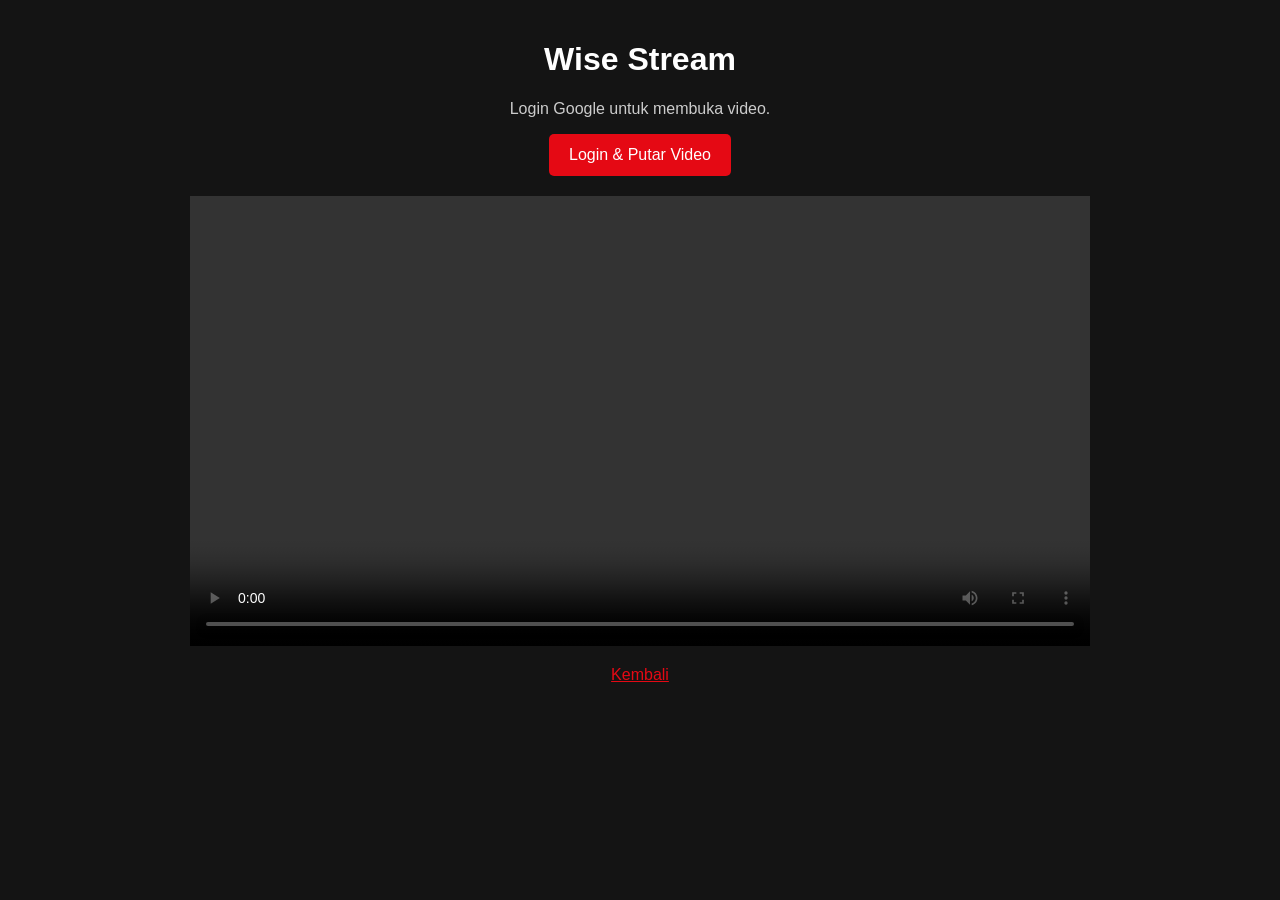
<file: avng.html>
<!DOCTYPE html>
<html lang="id">
<head>
  <meta charset="UTF-8">
  <meta name="viewport" content="width=device-width, initial-scale=1">
  <title>Wise Stream - Video</title>
  <style>
    body {
      margin: 0;
      padding: 20px;
      background: #141414;
      color: white;
      font-family: Arial, sans-serif;
      text-align: center;
    }
    button {
      padding: 12px 20px;
      background: #e50914;
      color: white;
      border: 0;
      border-radius: 5px;
      font-size: 16px;
    }
    video {
      width: 100%;
      max-width: 900px;
      margin-top: 20px;
      background: black;
    }
    #status { color: #ccc; }
  </style>
  <script src="https://accounts.google.com/gsi/client"></script>
</head>
<body>
  <h1>Wise Stream</h1>
  <p id="status">Login Google untuk membuka video.</p>
  <button id="login">Login & Putar Video</button>
  <br>
  <video id="player" controls playsinline></video>
  <p><a href="index.html" style="color:#e50914">Kembali</a></p>

  <script>
    const CLIENT_ID = "886297116680-qqbmam7ip62gomiccb3qkqaejabpur28.apps.googleusercontent.com";
    const VIDEO_ID = "1K67EJHV-HfzbfNp_g6JZ31dVP8OrEcRb";

    const status = document.getElementById("status");
    const player = document.getElementById("player");

    const tokenClient = google.accounts.oauth2.initTokenClient({
      client_id: CLIENT_ID,
      scope: "https://www.googleapis.com/auth/drive.readonly",
      callback: async (response) => {
        if (response.error) {
          status.textContent = "Login gagal. Periksa konfigurasi Google Cloud.";
          return;
        }

        status.textContent = "Memuat video...";
        try {
          const result = await fetch(
            "https://www.googleapis.com/drive/v3/files/" +
            VIDEO_ID + "?alt=media",
            { headers: { Authorization: "Bearer " + response.access_token } }
          );

          if (!result.ok) throw new Error("Video tidak dapat diakses.");

          const blob = await result.blob();
          player.src = URL.createObjectURL(blob);
          status.textContent = "Video siap diputar.";
          await player.play();
        } catch (error) {
          status.textContent =
            "Gagal memuat video. Periksa izin Drive dan konfigurasi API.";
        }
      }
    });

    document.getElementById("login").onclick = () => {
      tokenClient.requestAccessToken();
    };
  </script>
</body>
</html>
</file>
<file: style.css>
@import url('https://fonts.googleapis.com/css2?family=Playfair+Display:ital,wght@0,400;0,500;0,600;0,700;0,800;0,900;1,400;1,500;1,600;1,700;1,800;1,900&family=Roboto:ital,wght@0,100;0,300;0,400;0,500;0,700;0,900;1,100;1,300;1,400;1,500;1,700;1,900&display=swap');

body{ 
    font-family: 'Roboto', sans-serif;
    font-weight: 400;
    font-style: normal;
    font-size: 16px;
    line-height: 1.5;
    padding: 0;
    margin: 0;
    color: #d1d0cf;
    background: #141414;
}
.container-fluid{
    padding: 0 100px;
}
header#main-header{
    position: fixed;
    left: 0;
    right: 0;
    text-align: center;
    z-index: 99;
    background: rgba(20, 20, 20, 0.5) !important;
    backdrop-filter: blur(10px);
}
header .navbar-light .navbar-brand img.logo{
    width: 160px;
}
header .navbar .menu-header-menu-container, header .navbar .menu-main-menu-container{
    display: inline-block;
    width: 100%;
}
a{
    color: #d1d0cf;
    text-decoration: none;
    outline: medium none;
    transition: all 0.5s ease-out 0s;
}
header .navbar ul.navbar-nav{
    display: block;
    text-align: center;
}
header .navbar ul li{
    list-style: none;
    margin-right: 18px;
    position: relative;
    transition: all 0.3s ease-in-out;
    display: inline-block;
}
header .navbar ul li.menu-item a{
    font-size: 16px;
    font-weight: 400;
    position: relative;
    padding: 0 0 0 10px;
    line-height: 70px;
    z-index: 9;
    text-decoration: none;
    transition: all 0.3s ease-in-out;
    text-transform: uppercase;
}
header .navbar ul li.menu-item a:hover{
    color: #e50914 !important;
}
.navbar ul li:hover > .sub-menu{
    display: block !important;
    animation: fade-in 0.5s cubic-bezier(0.39,0.575,0.565,1) both;
}
.navbar ul li:hover .sub-menu{
    display: block;
    padding: 15px 0;
    background: #141414;
    position: absolute;
    top: 100%;
    left: 0;
    padding-left: 0;
    display: inline-block;
    min-width: 256px;
    box-shadow: 0 1px 30px 0 rgb(36 38 43 / 10%);
}
.navbar ul li .sub-menu li>.sub-menu{
    display: none;
}
.navbar .navbar-nav li:last-child .sub-menu li:hover>.sub-menu, .navbar .navbar-nav li:nth-last-child(2) .sub-menu li:hover > .sub-menu{
    left: auto;
    right: 100%;
    top: -15px;
}
.navbar ul li:last-child{
    margin-right: 0;
}
.navbar ul.navbar-nav>li.menu-item:hover > a, .navbar ul.navbar-nav > li.menu-item:hover>i{
    color: #e50914;
}

.navbar ul.navbar-nav>li.menu-item>a{
    text-transform: uppercase;
}
.navbar ul.navbar-nav>li:hover > a{
    font-weight: 600;
}

.navbar ul li.menu-item a{
    font-size: 16px;
    font-weight: 400;
    position: relative;
    padding: 0 0 0 10px;
    line-height: 70px;
    z-index: 9;
    text-decoration: none;
    transition: all 0.3s ease-in-out;
    text-transform: capitalize;
}
.navbar ul li .sub-menu{
    display: none;
}
.navbar ul li .sub-menu li{
    margin-right: 0;
    padding: 0 15px;
}
.navbar ul.sub-menu li{
    display: block;
    text-align: left;
}
.navbar ul li{
    list-style: none;
    margin-right: 18px;
    position: relative;
    transition: all 0.3s ease-in-out;
    display: inline-block;
}

.menu-sticky .navbar ul li .sub-menu > li a{
    line-height: 1em;
}

.navbar ul li .sub-menu li > a{
    font-size: 14px;
    border-radius: 0;
    display: inline-block;
    width: 100%;
    line-height: 1em;
    padding: 15px;
    color: #d1d0cf;
    position: relative;
    overflow: hidden;
}

.navbar ul li.menu-item a{
    font-size: 16px;
    font-weight: 400;
    position: relative;
    padding: 0 0 0 10px;
    line-height: 70px;
    position: relative;
    z-index: 9;
    text-decoration: none;
    transition: all 0.3s ease-in-out;
    text-transform: capitalize;
}
.navbar ul li .sub-menu li>a::before{
    position: absolute;
    content: "";
    background: #e50914;
    top: 0;
    bottom: 0;
    left: 0;
    right: 0;
    width: 4px;
    opacity: 0;
    transform: translate3d(-100%,0,0);
    transition: all 0.5s ease-in-out;
}

header .navbar ul li .sub-menu li.current-menu-parent>a::after, 
header .navbar ul li .sub-menu li .sub-menu li.menu-item.current-menu-item>a::after,
header .navbar ul li .sub-menu li .sub-menu li.menu-item:hover>a::after{
    opacity: 1;
    transform: translate3d(0,0,0);
    transition: all 0.5s ease-in-out;
}

header .navbar ul li .sub-menu li:hover>a::after{
    opacity: 1;
    transform: translate3d(0,0,0);
    transition: all 0.5s ease-in-out;
}
.navbar ul li .sub-menu li >a::after{
    position: absolute;
    content: "";
    background: linear-gradient(270deg, rgba(11,1,2,0) 0% , rgba(255,55,65,0.3) 100%);
    top: 0;
    bottom: 0;
    left: 0;
    right: 0;
    transform: translate3d(-100%,0,0);
    transition: all 0.5s ease-in-out;
    z-index: -1;
    opacity: 0;
}

header .navbar ul li .sub-menu li:hover>a::before{
    opacity: 1;
    transform: translate3d(0,0,0);
    transition: all .5s ease-in-out;
}
.nav-open .nav-overlay{
    visibility: visible;
    transition: 0.3s;
}

.nav-overlay{
    left: 0;
    right: 0;
    top: 0;
    bottom: 0;
    opacity: 0;
    z-index: 900;
    display: block;
    width: 100%;
    position: fixed;
    visibility: hidden;
    background: rgba(0, 0, 0, 0.6);
    transition: 0.3s;
}
.more-toggle{
    color: #fff !important;
    font-size: 22px;
}

.dropdown-toggle.more-toggle::after{
    content: none;
}
.mobile-more-menu{
    display: none;
}
.more-menu{
    position: absolute;
    top: 50px;
    left: auto;
    right: 0;
    min-width: 18rem;
    padding: 0.35rem 0.5rem;
    margin: 0;
    opacity: 0;
    transform: translate(0,70px);
    transition: all 0.3s ease-out 0s;
    background: #191919;
    box-shadow: 0px 3px 10px rgba(0, 0, 0, 0.75);
    visibility: hidden;
    z-index: 999;
}
.more-menu.show{
    opacity: 1;
    transform: translate(0,0);
    visibility: visible;
}

header .navbar ul li:last-child{
    margin-right: 0;
}

.nav-item span.dots{
    height: 10px;
    width: 10px;
    font-size: 0;
    text-align: center;
    padding: 0;
    position: absolute;
    top: 3px;
    right: 12px;
    border-radius: 50%;
}
.menu-right .nav-items span.dots{
    right: 0;
}

.navbar-right li .iq-sub-dropdown .iq-sub-card{
    position: relative;
    font-size: inherit;
    padding: 15px 15px;
    line-height: normal;
    color: inherit;
    text-align: left;
    display: inline-block;
    width: 100%;
    border: 1px solid;
    border-image-slice: 1;
    border-width: 0 0 1px 0;
    border-image-source: linear-gradient(to right, rgba(209,208,207,0.6), rgba(209,208,207,0.3), rgba(209,208,207,0));
}
.iq-sub-card.setting-dropdown{
    padding: 15px 15px 15px 0 !important;

}

.navbar-right li .iq-sub-dropdown a.iq-sub-card:last-child{
    border-bottom: 0;
}
.notify-bg{
    overflow: hidden;
    z-index: 99;
}

.notify-bg::before{
    content: "";
    display: block;
    position: absolute;
    background: rgba(255, 255, 255, 0.5);
    width: 70px;
    height: 100%;
    left: 0;
    top: 0;
    opacity: 0.5;
    filter: blur(30px);
    transform: translateX(-100px) skewX(-30deg);
    animation: noti-before-animation 2s infinite 2s;
}

.notify-bg::after{
    content: "";
    display: block;
    position: absolute;
    background: rgba(255, 255, 255, 0.2);
    width: 30px;
    height: 100%;
    left: 30px;
    top: 0;
    opacity: 0;
    filter: blur(5px);
    transform: translateX(-100px) skewX(-30deg);
    animation: noti-after-animation 2s infinite 2s;
}

.navbar-right .iq-sub-dropdown .iq-card-body div{
    border-radius: 0;
}

.navbar-right .iq-show .iq-sub-dropdown,  .iq-show .search-box{
    opacity: 1;
    visibility: visible;
    transform: translate(0,0);
}

.navbar-right .iq-sub-dropdown{
    width: 300px;
    opacity: 0;
    visibility: hidden;
    position: absolute;
    top: 100%;
    right: 15px;
    background: #191919;
    transform: translate(0,70px);
    transition: all 0.3s;
    padding: 0;
    box-shadow: 0 0 20px 0 rgba(0, 0, 0, 0.5);
    transition: all 0.3s ease-out 0s;
    z-index: 1;
}
.navbar-light .navbar-toggler-icon{
    background: url(images/menu.png) no-repeat scroll center center;
}
.search-toggle:hover, header .navbar ul li.menu-item a:hover{
    color: #e50914 !important;
}

.search-wrapper{
    position: relative;
    display: inline-block;
    height: 36px;
    vertical-align: bottom;
}
.searchbutton{
    position: absolute;
    font-size: 22px ;
    width: 100%;
    margin: 0;
    padding: 0;
    right: 16px;
    color: #d1d0cf;
}

.search:focus+.searchbutton{
    transition-duration: 0.4s;
    color: #e50914;
}
.search:hover+.searchbutton{
    color: #fff;
}

.search{
    position: absolute;
    left: 49px;
    background-color: transparent;
    outline: none;
    border: none;
    border-bottom: 1px solid transparent;
    padding: 0 0 0 16px;
    width: 0;
    height: 100%;
    z-index: 10;
    color: #fff;
    transition-duration: 0.4s;
}

.search:focus, .search:hover{
    width: 350px;
    padding: 0;
    border-color: #d1d0cf;
}
.expandright{
    left: auto;
    right: -6px;
    bottom: -2px;
}
.search::placeholder{
    color: #fff !important;
}

.noti-svg{
    animation: notify 1.5s ease infinite;
    fill: #d1d0cf;
}

.noti-svg:hover{
    fill: #e50914;
}

.search-box{
    position: absolute;
    left: 0;
    right: 0;
    top: 46px;
    min-width: 25rem;
    width: 100%;
    z-index: -1;
    opacity: 0;
    transform: translate(0,70px);
    transition: all 0.3s ease-out 0s;
    box-shadow:  0 0 20px 0 rgba(0, 0, 0, 0.15);
}

.search-toggle{
    padding: 0 !important;
}

.iq-search-bar .search-input{
    width: 100%;
    height: 40px;
    padding: 5px 15px 5px 40px;
    border: none;
    border-radius: 0;
    color: #fff;
    background: #191919 ;
}

.iq-search-bar .searchbox .search-link{
    position: absolute;
    left: 15px;
    top: 6px;
    font-size: 16px;
}

input,input[type="search"]{
    width: 100%;
    padding: 0px 15px;
    height: 48px;
    line-height: 48px;
    background: #141414;
    border: 1px solid #404043;
    border-radius: 0;
    color: #d1d0cf;
    transition: all 0.5s ease-in-out;
}

input:focus , input[type="search"]:focus{
    border-color: #e50914;
    box-shadow: none;
    outline: none;
}

.user-m{
    height: 40px;
    width: 40px;
    min-width: 40px;
    line-height: 40px;
    font-size: 0.6rem;
}

h1,h2,h3,h4,h5,h6{
    font-weight: 500;
    margin: 0;
    line-height: 1.2;
    color: #fff;
}
h1 a, h2 a, h3 a, h4 a,h5 a,h6 a{
    color: inherit;
}

.font-size-12{
    font-size: 12px;
}
h6 .h6{
    font-size: 1.0em;
}

a.text-primary:focus, a.text-primary:hover{
    color: #e50914 !important;
}

.text-primary{
    color: #e50914 !important;
}
header#main-header.menu-sticky{
    position: fixed;
    top: 0;
    width: 100%;
    background: rgba(20, 20, 20, 0.5) !important;
    box-shadow: 0 0 30px 0 rgba(0, 0, 0, 0.4);
    z-index: 1;
}


/* *********** Responsiveness of header ************** */
@media (min-width : 1300px){
    .container{
        max-width: 1170px;
    }
}
@media (min-width : 1499px){
    .container{
        max-width: 1266px;

    }
}

@media only screen and (min-width:1200px ) and (max-width : 1366px){
    .search:focus , .search:hover{
        width: 220px !important;
    }
}

@media (min-width:992px){
    .search-box{
        left: auto !important;
        right: 0 !important;
    }
}
@media (max-width:991px){
    header .navbar-light .navbar-brand img.logo{
        width: 100px;
    }
    .navbar-collapse{
        position: fixed;
        top: 0;
        left: 0;
        padding-bottom: 15px;
        width: 260px;
        height: 100vh;
        background: #191919;
        padding-top: 40px;
        box-shadow: 0 2px 5px 0 rgba(0, 0, 0,0.2);
    }
    .vertical_s{
        position: static;
    }
    .navbar-collapse.collapsing{
        height: auto;
        transition: left 0.3s ease;
        left: -100%;
    }
    .navbar-collapse.show{
        left: -15px;
        transition: left 0.3s ease-in;
        z-index: 999;
    }
    header .navbar ul li.menu-item a{
        line-height: 10px;
        float: left;
        width: 100%;
        text-align: left;
        padding: 10px 30px;
        color: #fff;
    }
    .mobile-more-menu{
        display: block;
    }
    .menu-right{
        display: none;
    }
    .navbar-brand{
        padding: 0;
        margin-right: 0;
    }
    .more-menu .iq-sub-dropdown{
        width: 90%;
        margin: 0 auto;
        left: 0;
        right: 0;
        top: 60px;
    }

    .mobile-more-menu .iq-user-dropdown img{
        width: 40px;
    }
    .iq-search-bar .search-input{
        background: #141414;
        color: #d1d0cf;
        box-shadow: 0 3px 10px rgba(0, 0, 0, 0.75);
    }
    .navbar-right li{
        position: static !important;
    }
    .container-fluid{
        padding-left: 30px;
        padding-right: 30px;
    }
    .main-header{
        padding: 10px 0;
    }
    .search-box{
        min-width: 16.2rem;
        top: 55px;
    }
    header .navbar ul li{
        display: block;
    }
}
@media (min-width : 576px){
    .iq-search-bar a.search-toggle{
        display: none;
    }
}

@media (min-width : 1499px){
    .container{
        max-width: 1200px;
    }
}

@media (max-width : 479px){
    header .navbar ul li.list-inline-item a{
        padding-left: 20px;
        padding-right: 20px;
    }
    header .navbar .iq-usermenu-dropdown>ul>li{
        position: static;
    }
    .search-box{
        left: 0;
        right: 0;
        min-width: 100%;
        width: 100%;
    }
    header .iq-usermenu-dropdown .iq-sub-dropdown{
        width: 250px;
    }
}

/* header menu responsiveness  */
@media screen and (min-width : 1200px){
    header .navbar ul li .sub-menu li a, header.menu-sticky .navbar ul li .sub-menu li a{
        white-space: nowrap;
    }
}
@media screen and (max-width : 4000px) and (min-width : 1200px){
    .navbar ul li:hover a, .navbar ul li:hover i{
        color: #e50914;
        text-decoration: none;
    }
}
@media (max-width :991px){
    .navbar ul.navbar-nav{
        overflow-y: scroll;
        overflow-x: hidden;
        max-height: 350px;
        display: inline-block;
        width: 100%;
    }
    .navbar ul{
        width: 100%;
        background: #191919;
    }
    header .navbar ul li a, header .navbar ul li.menu-item a{
        padding: 15px;
        z-index: inherit;
        text-align: left;
        font-weight: normal;
    }
    header .navbar ul li.menu-item a{
        line-height: 10px;
        float: left;
        width: 100%;
        text-align: left;
        padding: 10px 30px;
        color: #fff;
    }
    header .navbar ul li:hover .sub-menu{
        box-shadow: none;
    }
    header .navbar ul li .sub-menu, header .navbar ul li:hover .sub-menu{
        display: none;
        position: relative;
        top: 0;
        width: 100%;
        padding: 0;
        z-index: 9;
    }
    header .navbar ul li .sub-menu li .sub-menu li.menu-item a{
        background: transparent;
    }
    .navbar .navbar-nav li:last-child .sub-menu li:hover>.sub-menu, .navbar .navbar-nav li:nth-last-child(2) .sub-menu li:hover >.sub-menu{
        left: auto;
        right: 0;
        top: 0;
    }
}

/* ******************** slider main **************** */
.iq-main-slider{
    position: relative;
}

#home-slider ul.slick-dots{
    bottom: 30px;
}

#home-slider .slick-dots li{
    height: auto;
    width: auto;
}
#home-slider .slick-dots li button{
    height: 2px;
    width: 30px;
    background: rgba(229, 9, 20, 0.4);
    padding: 0;
}

#home-slider .slick-dots li.slick-active button{
    background: #e50914;
}

#home-slider li {
    position: relative;
}
.slider-description{
    position: absolute;
    top: 15%;
    left: 80px;
}
#home-slider h1.slider-text{
    font-size: 80px;
    margin: 15px 0;
}
#home-slider p{
    margin: 20px 0;
    width: 600px;
    overflow: hidden;
    text-overflow: ellipsis;
    display: -webkit-box;
    -webkit-line-clamp: 3;
    line-clamp: 3;
    -webkit-box-orient: vertical;
}

#home-slider .slick-bg{
    padding: 130px 0 50px;
    width: 100%;
    background-size: cover;
    background-position: center center;
    background-repeat: no-repeat;
    height: 100vh;
    position: relative;
    z-index: 1;
}
#home-slider .slick-bg.s-bg-1{
    background-image: url(images/slider/slider1.jpg);
}
#home-slider .slick-bg.s-bg-2{
    background-image: url(images/slider/slider2.jpg);
}
#home-slider .slick-bg.s-bg-3{
    background-image: url(images/slider/slider3.jpg);
}

.slick-bg::before{
    content: "";
    position: absolute;
    top: 0;
    left: 0;
    height: 100%;
    background: linear-gradient(90deg, rgba(0,0,0,1) 0%, rgba(20,20,20,1) 35%, rgba(83,100,141,0) 100%);
    width: 100%;
    z-index: -1;
}
.trailor-video{
    position: absolute;
    bottom: 0;
    right: 0;
    z-index: 999;
    text-align: center;
}
.channel-name{
    color: #e50914;
    font-size: 20px;
    margin-left: 10px;
    letter-spacing: 2.5px;
    font-weight: 500;
}
.c-logo{
    width: 130px;
}

.channel-logo{
    border-left: 5px solid #e50914;
    background: transparent linear-gradient(270deg, rgba(11,1,2,0) 0%, rgba(255,55,65,0.3) 100%);
    padding: 10px 10px 10px 15px;
    width: 255px;
    position: relative;
    overflow : hidden;
}

.playbtn{
    display: inline-block;
}
.playbtn img{
    display: inline-block;
    width: 50px;
    filter: invert(1);
}
.playbtn img:hover{
    background: #e50914;
    border-radius: 50%;
    filter: invert(0);
}
.w-trailor{
    font-size: 17px;
    letter-spacing: 3.5px;
    font-weight: 600;
    color: #fff;
    margin-left: 5px;

}
.slider-inner{
    position: relative;
    overflow: hidden;
    width: 100%;
}
.big-title{
   font-family: 'Playfair Display', serif;
   background: url(images/texure.jpg);
   background-repeat: repeat-x;
   background-position: 100% 100%;
   color: transparent;
   background-clip: text;
   -webkit-font-smoothing : antialiased;
   -webkit-background-clip: text;
   -webkit-text-fill-color: transparent;
}

.slick-track{
    margin: unset !important;
}
h1, .h1{
    font-size: 3.052em;
}
h2, .h2{
    font-size: 2.300em;
}
h3, .h3{
    font-size: 1.953em;
}
h4, .h4{
    font-size: 1.400em;
}
h5, .h5{
    font-size: 1.300em;
}
h6, .h6{
    font-size: 1.0em;
}
.slider-ratting ul li{
    margin-right: 5px;
}
.text-white{
    color: #fff !important;
}
.text-body{
    color: #d1d0cf !important;
}

.text-primary{
    color: #e50914 !important;
}

.iq-button.btn{
    padding: 12px 14px;
    text-transform: uppercase;
    letter-spacing: 1.5px;
}
.btn{
    outline: medium none;
    padding: 9px 30px;
    position: relative;
    display: inline-block;
    border-radius: 0 !important;
    cursor: pointer;
    z-index: 4;
    transition: all 0.5s ease-out 0s;
}
.btn-hover{
    background: #bf000a;
    border: 1px solid #bf000a;
    color: #fff;
    transition:color 0.3s ease;
    display: inline-block;
    vertical-align: middle;
    transform: perspective(1px) translateZ(0);
    box-shadow: 0 0 1px rgba(0,0,0,0);
    position: relative;
    border-radius: 5px;

}

.btn-hover::before{
    content: "";
    position: absolute;
    z-index: -1;
    top: 0;
    bottom: 0;
    left: 0;
    right: 0;
    background: #e50914;
    border: 1px solid #e50914;
    transform: scaleX(1);
    transform-origin: 50%;
    transition: transform 0.3s ease-out;

}
.btn-hover:hover, .btn-hover:focus, .btn-hover:active{
    color: #fff;
}
.btn-hover:focus{
    box-shadow: none !important;
}

.btn-hover:hover::before, .btn-hover:focus::before, .btn-hover:active::before{
    transform: scaleX(0);
}

.btn-link{
    background: transparent;
    color: #fff;
}
.btn-link:hover{
    color: #e50914;
    text-decoration: none;
}

a:hover{
    text-decoration: none;
}
a.text-primary:focus, a.text-primary:hover{
    color: #e50914 !important;
}
.w-trailor:hover{
    transition: all 0.5s ease;
    color: #e50914;
}
/* responsiveness *********************** */

@media (min-width : 1499px){
    #home-slider h1.slider-text{
        margin: 25px 0 0;
    }
    #home-slider p{
        margin: 32px 0px;
    }
}
@media (max-width : 1199px){
    #home-slider .slick-bg{
        height: 100%;
    }
}
@media (max-width : 991px){
    .hover-buttons .btn{
        font-size: 10px;
    }
    #home-slider .slick-bg{
        padding: 50px 0;
    }

    .r-mb-23{
        margin-bottom: 23px;
    }

    .trailor-video{
        display: none;
    }
    #home-slider h1.slider-text{
        font-size: 35px;
    }
    .iq-main-slider{
        padding-top: 60px !important;
    }
}

@media (max-width : 767px){
    #home-slider h1.slider-text{
        line-height: 62px;
        margin: 0;
    }
    #home-slider p{
        margin: 22px 0; 
    }

    .iq-main-header{
        margin-bottom: 10px;
    }
    .main-content{
        padding-top: 25px;
    }
    #home-slider p{
        width: 100%;
    }
    .slick-bg::before{
        background: linear-gradient(-360deg, rgba(0,0,0,1) 0%, rgba(20,20,20,1) 40%,
         rgba(83,100,141,0) 100%);

    }
    .play-button i{
        font-size: 16px;
    }
    .play-button::after, .play-button::before{
        width: 40px;
        height: 40px;
    }
}

/* ******************************** */
.main-content{
    padding-top: 40px;
}

.iq-main-header{
    margin-bottom: 20px;
}
.main-title a:hover , .main-title a:focus{
    color: #e50914 !important;
}
.iq-view-all:hover{
    color: #bf000a;
}
.favorites-slider .slick-list{
    overflow: visible;
    padding-bottom: 40px !important;
}

.favorites-slider li.slide-item{
    float: left;
    width: 25%;
}

li.slide-item{
    position: relative;
    padding: 0px 15px;
}

li.slide-item .block-images{
    position: relative;
    width: 100%;
    transition: all 0.45s ease 0s;
    overflow: hidden;
    backface-visibility: hidden;
    transform: translate3d(0,0,0);
    transition: all 0.6s ease 0s;
}
li.slide-item:hover .block-images{
    overflow: visible;
    border-left: 5px solid #e50914;
}

li.slide-item:hover .block-images .img-box{
    position: relative;
}
.favorites-slider .slick-list{
    overflow: visible;
}
li.slide-item:hover .block-images{
    z-index: 99;
    transform: scale3d(1.1,1.1,1) translate3d(0,0,0) perspective(500px);
    transform-origin: 50% 50%;
    transition: all 0.6s ease 0s;
    box-shadow: 0 0 12px rgba(0, 0, 0, 0.9);
}
.block-social-info{
    position: absolute;
    top: 0;
    left: auto;
    bottom: 0;
    right: 25px;
    z-index: 999;
    display: flex;
    align-items: center;
    opacity: 0;
}
.block-description{
    position: absolute;
    left: 25px;
    top: 0;
    bottom: 0;
    z-index: 999;
    display: flex;
    justify-content: center;
    flex-direction: column;
}

.block-description>h6{
    font-size: 1.5em;
}
.block-description .iq-title{
    font-size: 18px;
    color: #fff;
    text-transform: capitalize;
    font-weight: 600;
}
.music-play-lists li{
    position: relative;
    height: 30px;
    width: 30px;
    line-height: 35px;
    text-align: center;
    background: rgba(255, 255, 255, 0.3);
    border-radius: 50%;
    margin: 0 auto 7px;
    display: flex;
    align-items: center;
}
.music-play-lists span{
    position: relative;
    display: block;
    height: 20px;
    width: 20px;
    line-height: 26px;
    font-size: 12px;
    text-align: center;
    background: #fff;
    color: #e50914;
    border-radius: 50%;
    margin: 0 auto;
    display: flex;
    align-items: center;
    justify-content: center;
    transition: all 0.45s ease 0s;
    cursor: pointer;
}
.music-play-lists .count-box{
    height: 15px !important;
    width: 15px !important;
    line-height: 15px !important;
    font-size: 8px !important;
    background: #e50914 !important;
    color: #fff !important;
    position: absolute;
    right: 0;
    top: 0;
    padding: 0;
    text-align: center !important;
}

.music-play-lists li:hover span{
    background: #e50914;
    color: #fff;
    transition: all 0.45s ease 0s;

}

.text-white{
    font-size: 14px;
}

li.slide-item .block-images::before{
    position: absolute;
    content: "";
    top: 0;
    bottom: 0;
    left: 0;
    right: 0;
    background: rgba(0, 0, 0, 0.8);
    width: 100%;
    height: 100%;
    opacity: 0;
}

li.slide-item:hover .block-images::before{
    opacity: 1;
    z-index: 9;
}
li.slide-item:hover .block-description{
    animation: fadeIn 0.6s ease-in-out;
    opacity: 1;
}
li.slide-item:hover .block-social-info{
    animation: fadeIn 0.6s ease-in-out;
    opacity: 1;
}

.hover-buttons .btn{
    padding: 5px 15px;
    font-size: 12px;
}
li.slide-item.slick-current:hover .block-images{
    transform: scale3d(1.1,1.1,1) translate3d(6%,0,0) perspective(500px) ;
}
li.slide-item .block-images::after{
    position: absolute;
    content: "";
    top: 0;
    bottom: 0;
    left: 0;
    right: 0;
    background: linear-gradient(90deg, rgba(0,0,0,0.8) 0%, rgba(20,20,20,0.4) 50%, rgba(83,100,141,0) 100%);
    transition: all 0.6s ease 0s;
}
small, .text-small, span{
    font-size: 14px;
}

a:focus, a:hover{
    color: #e50914;
    outline: none;
}

li.slide-item{
    position: relative;
    padding: 0px 10px;
}

.iq-button.btn{
    padding: 7px 14px;
    text-transform: uppercase;
    letter-spacing: 1.5px;
}
.block-images .hover-buttons{
    margin-top: 5px;
}

.block-social-info .music-play-lists li {
    width: 40px;
    height: 40px;
}

.block-social-info .music-play-lists span{
    width: 30px;
    height: 30px;
}
.block-social-info .music-play-lists span i{
    font-size: 15px;
}

.overflow-hidden{
    overflow: hidden;
}
.share{
    position: relative;
}

.share-box{
    box-shadow: 0px 3px 10px rgba(0, 0, 0, 0.75);
    display: none;
    position: absolute;
    width: 105px;
    top: 3px;
    right: 40px;
    left: auto;
    background-color: #191919;
    padding: 0 10px;
    border-radius: 0;
    text-align: center;
    z-index: 2;
    animation: side-in 0.5s forwards;
    margin-bottom: 10px;
    transition: all 0.45s ease 0s;
}

.share:hover .share-box{
    display: inline-block;
}
.share-box a{
    background: transparent !important;
    color: #d7d3f8 !important;
    margin-right: 15px;

}
.share-box i{
    font-size: 15px !important;
}
.share-box a:hover{
    color: #bf000a !important;
}
.favorites-slider .slick-arrow{
    display: flex;
    text-align: center;
    justify-content: center;
    flex-direction: column;
    width: 35px;
    height: 60px;
}

.favorites-slider .slick-arrow i{
    display: flex;
    align-items: center;
    justify-content: center;
    width: 35px;
    height: 60px;
    text-align: center;
    opacity: 1;
    z-index: 9;
    top: 0;
    background: rgba(0, 0, 0, 0.5);
    margin: 0;
    line-height: 5px;
    box-shadow: 0 9px 19px #01041b0d;
    font-size: 0;
    transform: none;
    color: #fff;
    transition: all 0.4s ease-in-out 0s;
}
.favorites-slider .slick-arrow.slick-disabled{
    opacity: 0;
}
.favorites-slider .slick-prev{
    color: #fff;
    right: auto;
    left: 9px;
    z-index: 9;
    top: 90px;
}
.favorites-slider .slick-next{
    left: auto;
    color: #fff;
    right: 6px;
    z-index: 9;
    top: 90px;
}

.favorites-slider .slick-prev::before, .favorites-slider .slick-next::before{
    font-size: 0px;
}

.favorites-slider .slick-arrow i{
    font-size: 17px;
}


/* ****************** Responsiveness **************** */
@media (min-width : 1200px){
    li.slide-item.slick-active + li.slide-item.slick-active + li.slide-item.slick-active + li.slide-item.slick-active:hover .block-images{
        transform:  scale3d(1.1,1.1,1) translate3d(-6% , 0,0) perspective(500px);
    }  
}

@media (max-width : 1199px){
    li.slide-item.slick-active + li.slide-item.slick-active + li.slide-item.slick-active:hover .block-images{
        transform:  scale3d(1.1,1.1,1) translate3d(-6% , 0,0) perspective(500px);
    }
}

@media (max-width : 991px){
    li.slide-item .block-description .movie-time span, li.slide-item .block-description .ratting-start, .block-description .movie-content li{
        font-size: 10px;
    }
}
@media (max-width : 768px){
    li.slide-item .block-images::before{
        content: none;
    }
    li.slide-item.slick-current:hover .block-images, li.slide-item:hover .block-images, li.slide-item.slick-active + li.slide-item.slick-active + li.slide-item.slick-active + li.slide-item.slick-active:hover .block-images, li.slide-item.slick-active + li.slide-item.slick-active + li.slide-item.slick-active:hover .block-images{
        transform: none;
    } 
    .type{
        padding: 9px 10px;
        font-size: 13px;
    }
}

@media (max-width : 767px) {
    .main-title{
        font-size: 1em;
    }

    .slick-bg::before{
        background: linear-gradient(-360deg, rgba(0,0,0,1) 0% , rgba(20,20,20,1) 40% , rgba(83,100,141,0) 100%);

    }
    .favorites-slider .slick-arrow, .favorites-slider .slick-arrow:hover{
        background: none;
    }
    .favorites-slider .slick-prev{
        right: 37px;
    }

    .image-box img{
        display: block;
        margin-left: auto;
        margin-right: auto;
        width: 50%;
    }
}

/* ************************** */
.topten-contents{
    position: relative;
    overflow: hidden;
}
h1,h2,h3,h4,h5{
    font-size: 1.4em;
    font-weight: 500;
    margin: 0;
    line-height: 1.2;
    color: #fff;
}

h1 a, h2 a, h3 a , h4 a, h5 a, h6 a{
    color: inherit;
} 

#top-ten-slider-nav .slick-list{
    overflow: visible;
    padding-bottom: 40px !important;
}
#iq-topten .iq-title{
    position: absolute;
    left: 35px;
    top: 35px;
    z-index: 50;
    font-size: 28px;
    font-weight: 700;
}
#top-ten-slider .slick-bg .iq-title a{
    display: none;
}

.topten-title-sm{
    display: none;
}

.vertical_s{
    position: absolute;
    top: 95px;
    right: 0;
    bottom: 0;
    left: 35px;
    overflow: hidden;
}
#top-ten-slider-nav{
    width: 300px;
    height: 100%;
    position: relative;
}
#top-ten-slider-nav .slick-list.draggable{
    height: 100% !important; 
}
#top-ten-slider-nav .slick-prev, #top-ten-slider-nav .slick-next{
    left: 0;
    right: 0;
    margin: 0 auto;
}
#top-ten-slider-nav .NextArrow, #top-ten-slider-nav .PrevArrow{
    position: absolute;
    left: 0;
    right: 0;
    margin: 0 auto;
    z-index: 999;
    background: rgba(0, 0, 0, 0.5);
    border: none;
    outline: none;
    color: #fff;
    font-size: 30px;
    width: 60px;
    height: 35px;
}
#top-ten-slider .NextArrow, #top-ten-slider .PrevArrow{
    position: absolute;
    left: 0;
    right: 0;
    margin: 0 auto;
    z-index: 999;
    background: rgba(0, 0, 0, 0.5);
    border: none;
    color: #fff;
    font-size: 30px;
    width: 35px;
    height: 60px !important;
    outline: none;
}
#top-ten-slider-nav .NextArrow{
    bottom: 0;
}
#top-ten-slider-nav .PrevArrow{
    top: 0;
}

#top-ten-slider .NextArrow{
    right: 0;
    left: auto;
}
#top-ten-slider .PrevArrow{
    left: 0;
    right: auto;
}

/* we will see about arrow afterwards  */
#top-ten-slider-nav .slick-next::before, #top-ten-slider-nav .slick-prev::before, #top-ten-slider .slick-next::before , #top-ten-slider .slick-prev::before{
    display: none;
}
.slick-arrow{
    cursor: pointer;
}
ul#top-ten-slider .slick-bg::before{
    z-index: 0;
}
#top-ten-slider-nav .NextArrow:hover, #top-ten-slider-nav .NextArrow:focus{
    outline: none !important;
    border:  none !important;
}
#top-ten-slider-nav .PrevArrow:hover, #top-ten-slider-nav .PrevArrow:focus{
    outline: none !important;
    border:  none !important;
}
#top-ten-slider .NextArrow{
    right: 10px;
}
#top-ten-slider .PrevArrow{
    left: 10px;
}

.slick-vertical .slick-slide .block-images::after{
    position: absolute;
    content: "";
    top: 0;
    bottom: 0;
    left: 0;
    right: 0;
    background: linear-gradient(90deg, rgba(0,0,0,0.8) 0% , rgba(20,20,20,0.4) 50% , rgba(83,100,141,0) 100%);
    transition: all 0.45s ease 0s;
}
.slick-vertical .slick-slide .block-images{
    overflow: visible;
}
.slick-vertical .slick-slide .block-images::before{
    position: absolute;
    content: "";
    top: 0;
    bottom: 0;
    left: 0;
    right: 0;
    background: rgba(0, 0, 0, 0.8);
    opacity: 0;
    transition: all 0.45s ease 0s;
    border-left:  6px solid #e50914;
}
.slick-vertical .slick-slide.slick-current.slick-active .block-images::before{
    opacity: 1;
    transition: all 0.45s ease 0s;
}
.slick-vertical .slick-slide.slick-current.slick-active .block-images{
    width: 100%;
    overflow: visible;
    transform-origin: 100% 100%;
    transition: all 0.45s ease 0s;
    z-index: 9;

}
.slick-vertical li.slick-slide.slick-current.slick-active{
    transition: all 0.45s ease 0s;
}

.slick-vertical .slick-slide{
    margin-bottom: 18px;
}
.slick-vertical li.slick-slide:last-child{
    margin-bottom: 0 !important;
}
.slick-vertical .block-description .hover-buttons > a{
    opacity: 0;
    display: none;
    transition: all 0.45s ease 0s;
}

.slick-vertical .slick-slide.slick-current.slick-active .block-description .hover-buttons > a{
    transition: all 0.45s ease 0s;
    opacity: 1;
    display: block;
}

/* ************* Responsiveness **************** */
@media (max-width : 991px){
    #top-ten-slider .NextArrow, #top-ten-slider .PrevArrow{
        display: none;
    }
    .topten-title{
        display: none;
    }
}
@media (max-width : 767px){
    #top-ten-slider .NextArrow{
        right: 10px !important;
    }
    #top-ten-slider .PrevArrow{
        left: 10px !important;
    }

    .container-fluid{
        padding-left: 15px;
        padding-right: 15px;
    }

    #top-ten-slider .NextArrow, #top-ten-slider .PrevArrow{
        width: 30px;
        height: 30px;
        font-size: 23px;
    }

    .vertical_s{
        position: static;
    }
    #top-ten-slider-nav{
        width: 100%;
        height: 100%;
    }

    #top-ten-slider .slick-bg .iq-title a{
        display: block;
        font-size: 0.7em;
        color: #d1d0cf;
    }
    .vertical_s{
        display: none;
    }
    .topten-title-sm{
        display: block;
    }
    .topten-title{
        display: none;
    }
    #top-ten-slider .slick-bg::before{
        content: "";
        position: absolute;
        top: 0;
        left: 0;
        height: 100%;
        background: linear-gradient(90deg, rgba(0,0,0,1) 0% , rgba(20,20,20,1) 35%, rgba(83,100,141,0) 100%);
        width: 100%;
        z-index: -1;
    }
}

/* *************************** */
.s-margin{
    margin-top: 40px;
}

/* ***************************** */
li.slide-item .block-description .parallax-ratting span{
    font-size: 14px;
}
.parallax-img img{
    box-shadow: 0 20px 40px rgba(0, 0, 0, 0.6);
}
.parallax-window{
    height: 100%;
    padding: 100px 0;
    position: relative;
    background: url(images/parallax/avatar.jpg) center center;
    background-size: cover;
    background-attachment: fixed ;
}
.parallax-window::after{
position: absolute;
content: "";
top: 0;
bottom: 0;
left: 0;
right: 0;
background: rgba(0, 0, 0, 0.8);
}
.parallaxt-details{
    z-index: 9;
    position: relative;
}
.parallax-heading{
    font-size: 52px;
}

/* *********** responsiveness ********** */
@media (max-width : 991px){
    li.slide-item .block-description .parallax-ratting span{
        font-size: 10px;
    }
}
@media (max-width : 767px){
    .parallax-window{
        padding: 60px 0;
    }
    .parallax-heading{
        font-size: 35px;
    }
}


/* **************************************** */
#trending-slider-nav .slick-arrow, .trending-contens .slick-arrow{
    display: flex;
    align-items: center;
    justify-content: center;
    flex-direction: column;
    width: 35px;
    height: 60px;
}
#trending-slider-nav .slick-arrow i, .trending-contens .slick-arrow i{
    display: flex;
    align-items: center;
    justify-content: center;
    width: 35px;
    height: 60px;
    text-align: center;
    opacity: 1;
    z-index: 9;
    top: 0;
    background: rgba(0, 0, 0, 0.5);
    margin: 0;
    line-height: 5px;
    box-shadow: 0 9px 19px #01041b0d;
    font-size: 0;
    transform: none;
    color: #fff;
    transition: all 0.4s ease-in-out 0s;
}
.trending-contens .slick-arrow.slick-disabled{
    opacity: 0;
}
#trending-slider-nav .slick-prev, .trending-contens .slick-prev{
    color: #fff;
    right: auto;
    left: 11px;
    z-index: 9;
    top: 90px;
}
#trending-slider-nav .slick-next, .trending-contens .slick-next{
    left: auto;
    color: #fff;
    right: 11px;
    z-index: 9;
    top: 90px;
}
#trending-slider-nav .slick-prev::before, .trending-contens .slick-next::before, .trending-contens .slick-prev::before, .trending-contens .slick-next::before{
    font-size: 0;
}

#trending-slider-nav .slick-arrow i, .trending-contens .slick-arrow i{
    font-size: 17px;
}
.trending-contens .slick-arrow{
    top: 50%;
}
#trending-slider-nav .slick-current.slick-active{
    transform: scale3d(1.1,1.1,1) translate3d(0,0,0) perspective(500px);
    transform-origin: 50% 50% ;
    transition: all 0.6s ease 0s;
    box-shadow: 0 0 12px rgba(0,0,0,0.9);
}
#iq-trending{
    overflow: hidden;
}
#trending-slider-nav .slick-list{
    padding-bottom: 40px !important;
    overflow: visible;
}

#trending-slider-nav .movie-slick{
    border: 12px solid transparent;
    transition: all 0.4s ease;
    z-index: -1;
}
#trending-slider-nav .slick-current.slick-active .movie-slick{
    transition: all 0.4s ease;
    padding: 10px;
    background: rgba(20, 20, 20, 0.5) !important;
    backdrop-filter: blur(1px);
    border: 1px solid #5d5757;
}
#trending-slider-nav .slick-current.slick-active{
    transform: scale3d(1.3,1.3,1) translate3d(0,0,0) perspective(500px);
    transform-origin: 50% 50% ;
    transition: all 0.6s ease 0s;
    box-shadow: 0 0 12px rgba(0, 0, 0, 0.9);
}
#trending-slider .tranding-block {
    background-size: cover;
    background-position: top right;
    position: relative;
}

.trending-pills{
    background: rgba(0, 0, 0, 0.25);
}
.trending-info{
    padding: 60px 0;
}
.tab-title-info{
    z-index: 99;
}

.trending-content .tab-pane.fade{
    display: none;
    visibility: hidden;
    opacity: 0;
}
.trending-content .tab-pane.fade.active.show{
    display: block;
    visibility: visible;
    opacity: 1;
}
.trending-content .tab-pane{
    width: 100%;
    height: 100%;
}
.nav-pills .nav-item a{
    color: #d1d0cf;
    border-radius: 50px;
}
.nav-pills .nav-link.active, .nav-pills .show >.nav-link{
    color: #fff;
    background: transparent;
}

.nav-pills .nav-link:hover{
    color: #e50914;
}
.nav-tabs{
    border-bottom: 2px solid #d7d3f8;
    margin-bottom: 15px;
}
.nav-tabs .nav-item{
    margin-bottom: -2px;
}

.nav-tabs .nav-item a{
    color: #d1d0cf;
    border: none;
    border-bottom: 2px solid transparent;
}

.nav-tabs .nav-item.show .nav-link, .nav-tabs .nav-link.active{
    border-bottom: 2px solid #e50914;
    color: #e50914;
}
.trending-pills.nav-pills .nav-item a{
    position: relative;
    overflow: hidden;
    border-radius: 0;
    text-transform: uppercase;
    margin-left: 15px;
    margin-right: 15px;
}

.trending-pills.nav-pills .nav-item a::after{
    content: "";
    position: absolute;
    left: 0;
    top: 0;
    width: 0;
    height: 3px;
    background: #e50914;
    opacity: 0;
    transition: all 0.8s linear;
}
.trending-pills.nav-pills .nav-item a::before{
    position: absolute;
    top: 0;
    left: 0;
    width: 100%;
    height: 100%;
    background: linear-gradient(to top, rgba(83,100,141,0) 0%, rgba(218,64,60,0.3) 85%);
    content: "";
    opacity: 0;
    filter: alpha(opacity=0);
    transform: translate3d(0,-50%,0);
    transition: all 0.5s ease-in-out;
}
.trending-pills.nav-pills .nav-item a.show::before{
    opacity: 1;
    filter: alpha(opacity=100);
    transform: translate3d(0,0,0);
    transition: all 0.5s ease-in-out;
}
.trending-pills.nav-pills .nav-item a.show::after{
    opacity: 1;
    width: 100%;
}
.trending-pills.nav-pills .nav-item a:hover{
    color: #e50914;
}

.trending-content{
    padding : 0 50px;
    display: flex;
}
.p-btns{
    display: flex;
    align-items: center;
}
.trending-info .trending-text{
    font-size: 60px;
    line-height: 100px;
    margin: 15px 0;
}
.trending-info .text-details{
    font-size: 20px;
    font-weight: 500;
    letter-spacing: 0.7px;
    margin-bottom: 30px;
}

.trending-info .text-detail .badge{
    font-size: 20px;
}
.badge.badge-trend{
    background: rgba(0, 0, 0, 0.42);
}

.text-detail .trending-year{
    position: relative;
    padding-left: 30px;
}

.text-detail .trending-year::before{
    content: "";
    height: 6px;
    width: 6px;
    background: #fff;
    position: absolute;
    top: 50%;
    transform: translateY(-50%);
    left: 13px;
    border-radius: 50%;
}
.overview-tab::before, .slick-bg::before{
    content: "";
    position: absolute;
    top: 0;
    left: 0;
    width: 90%;
    height: 100%;
    background: linear-gradient(90deg, rgba(20,20,20,1) 0%, rgba(36,36,36,1) 35%,
     rgba(83,100,141,0) 100%);
    z-index: 1;
}
.slick-bg::before{
    background: linear-gradient(90deg, rgba(0,0,0,1) 0%, rgba(20,20,20,1) 35% ,
     rgba(83,100,141,0) 100%);
     width: 100%;
     z-index: -1;

}
.overlay-tab::before{
    content: "";
    position: absolute;
    top: 0;
    left: 0;
    right: 0;
    width: 100%;
    height: 100%;
    background: rgba(36,36,36,0.8);
    z-index: 1;
}
.trending-info{
    position: relative;
    z-index: 99;
}

.trending-info .trending-dec{
    margin-bottom: 30px;
    width: 35%;
}
.trending-info .block-social{
    height: 45px;
    width: 45px;
    line-height: 45px;
    text-align: center;
    background: rgba(255, 255, 255, 0.15);
    border-radius: 50%;
    margin-left: 15px;
    display: flex;
    align-items: center;
}
.trending-info .block-social a{
    position: relative;
    display: block;
    height: 32px;
    width: 32px;
    line-height: 26px;
    font-size: 26px;
    text-align: center;
    background: #fff;
    color: #e50914;
    border-radius: 50%;
    margin: 0 auto;
    display: flex;
    align-items: center;
    justify-content: center;
    transition: all 0.45s ease 0s;
}
.trending-info .block-social.social1 a{
    background: #e50914;
    color: #fff;

}
.trending-list .title{
    font-size: 18px;
    font-weight: 800;
}

.trending-list .title span{
    font-size: 16px;
    font-weight: 400;
}
.trending-info .iq-dropdown .form-control{
    background: rgba(0, 0, 0, 0.2);
    border-radius: 5px;
    color: #fff;
}
.iq-custom-select .select2-container--bootstrap4 .select2-selection, .select2-dropdown{
    background-color: #191919;
    border: none;
    border-radius: 0;
    color: #fff;
}
.select2-dropdown{
    top: 0;
    box-shadow: 0 12px 34px rgba(19, 10, 10, 1);
}
.iq-custom-select select{
    box-shadow: none;
}
.select2-container--bootstrap4 .select2-dropdown .select2-results__option[aria-selected = true]{
    background-color: #141414;
}
.select2-container--bootstrap4 .select2-results__option--highlighted, .select2-container--bootstrap4 .select2-results__option--highlighted.select2-results__option[aria-selected = true]{
    background-color: #e50914;
    color: #fff;
}
.select2-container .select2-selection--single .select2-selection__rendered{
    line-height: calc(1.5em + 1.2rem);
    padding-left: 10px;
}
.select2-container--bootstrap4.select2-container--focus .select2-selection{
    box-shadow: none;
}
.select2-search--dropdown .select2-search__field{
    border-radius: 0;
    border: none;
    background: rgba(85, 85, 85, 0.65);
    color: #fff;
}
.select2-container--bootstrap4 .select2-selection--single .select2-selection__arrow b{
    border: none;
}
.select2-container--bootstrap4 .select2-selection--single .select2-selection__arrow b::before{
    content: '\f107';
    position: absolute;
    font-family: fontAwesome;
    top: 50%;
    transform: translateY(-50%);
    right: 1px;
    color: #fff;
    font-size: 16px;
    z-index: 99;
    transition: all 0.4s ease;
}
.select2-container--bootstrap4.select2-container--open .select2-selection__arrow b::before{
    transform: translateY(-50%) rotate(180deg);
}

.select2-container--bootstrap4 .select2-selection--single .select2-selection__arrow b{
    margin-top: 0;
}

.select2-container--bootstrap4 .select2-selection--single .select2-selection__arrow{
    width: auto;
}
.select2-container--bootstrap4 .select2-selection--single , .select2-container--bootstrap4 .select2-selection--multiple{
    height: 40px !important;
}
.select2-container--bootstrap4 .select2-dropdown.select2-dropdown--above{
    border-radius: 0;
    border: none;
}
.sea-epi .select2-container{
    width: 150px !important;
}

.series {
    margin-top: 1.5rem;
}

.trending-contens .episodes-contens{
    margin-top: 30px;
}
.e-item .episodes-description{
    color: #d1d0cf;
    background: #141414;
    padding: 15px;
}
.e-item:hover .episodes-description{
    color: #fff !important; 
    transition: all 0.4s ease;
}
.episodes-description a:hover{
    color: #e50914;
}

.episode-number{
    color: #fff;
}
.episode-duration{
    position: absolute;
    top: 15px;
    left: auto;
    right: 15px;
    font-weight: 700;
    background: #e50914;
    color: #fff;
    padding: 0 5px;
}
.e-item .episodes-description p{
    overflow: hidden;
    text-overflow: ellipsis;
    display: -webkit-box;
    -webkit-line-clamp: 1;
    line-clamp: 1;
    -webkit-box-orient: vertical;
}
.e-item:hover .episode-number{
    opacity: 1;
    filter: alpha(opacity=100);
    transition: all 0.5s ease-in-out;
}

.episode-play-info{
    position: absolute;
    left: 0;
    right: 0;
    top: 0;
    bottom: 0;
    opacity: 0;
    filter: alpha(opacity=0);
    transition: all 0.5s ease-in-out;
    display: flex;
    flex-direction: column;
    align-items: center;
    justify-content: center;
}
.e-item:hover .episode-play-info{
    opacity: 1;
    filter: alpha(opacity=100);
    transition: all 0.5s ease-in-out;
}
.episode-play{
    height: 45px;
    width: 45px;
    line-height: 45px;
    text-align: center;
    background: rgba(255, 255, 255, 0.15);
    border-radius: 50%;
    margin: 0 auto;
    display: flex;
    align-items: center;
}
.episode-play a{
    position: relative;
    display: block;
    height: 40px;
    width: 40px;
    line-height: 26px;
    font-size: 20px;
    text-align: center;
    background: #fff;
    color: #e50914;
    border-radius: 50%;
    margin:  0 auto;
    display: flex;
    align-items: center;
    justify-content: center;
    transition: all 0.45s ease 0s;
}
.episodes-slider1 .owl-nav{
    position: absolute;
    top: 50%;
    transform: translateY(-50%);
    left: 0;
    right: 0;
    color: #fff;
}
.episodes-slider1 .owl-nav button.owl-prev, .episodes-slider1 .owl-nav button.owl-next{
    float: left;
    width: 35px;
    height: 60px;
    background: rgba(0, 0, 0, 0.5);
    line-height: 23px;
    font-size: 30px;
    text-align: center;
    display: flex;
    align-items: center;
    justify-content: center;
    color: #fff;
    outline: none;
    border: none;
}
.episodes-slider1 .owl-nav button.owl-next{
    float: right !important;
}

/* ****************** responsiveness************ */
@media (max-width: 767px){
    .trending-content{
        padding: 0;
    }
    .trending-info .trending-dec{
        width: 70%;
    }
    .trending-pills{
        flex-direction: column;
        margin-top: 25px;
    }
    .main-title{
        font-size: 1em;
    }
    .iq-main-header{
        margin-bottom: 10px;
    }
    .iq-main-header .title{
        margin-bottom: 50px;
    }
    .trending-info .block-social.social1{
        margin-left: 0 !important;
    }
    .trending-info .trending-text{
        font-size: 35px !important;
        line-height: 1.3;
    }
    .trending-info{
        padding: 60px 15px;
    }
    .episode-name{
        flex-direction: column;
        align-items: flex-start !important;
    }
    .text-detail.episode-name .trending-year{
        padding-left: 0;
        font-size: 24px;
    }
    .episodes-slider1 .owl-nav button.owl-prev, .episodes-slider1 .owl-nav button.owl-next{
        width: 30px;
        height: 30px;
        font-size: 27px;
    }
    .episode-name .trending-year::before{
        content: none;
    }

    .overlay-wrapper::before{
        background-image: linear-gradient(to bottom, rgba(51,51,51,0), rgba(0,0,0,0.8) 40%, #000 100%);
    }
    #trending-slider-nav .slick-arrow, #trending-slider-nav .slick-arrow:hover{
        background: none;
    }
    #trending-slider-nav .slick-prev{
        left: 0px;
        top: 150px;
    
    }
    #trending-slider-nav .slick-next{
        right: 0px;
        top: 150px;
        
    }
    

}

@media (max-width : 479px){
    .banner-caption , .overlay-s-name{
        left: 15px;
    }
    .banner-wrapper .trending-info .trending-dec{
        display: none;
    }
}

/* ***************** footer **************** */
.footer-top{
    padding: 60px 0;
}

footer .footer-standard .widget ul li{
    display: inline-block;
    padding-right: 30px;
}
footer .footer-standard .widget ul>li>a{
    padding: 0;
    font-weight: 400;
}
footer .footer-standard .widget ul>li>a::before{
    display: none;
}
footer .footer-link-title{
    margin-bottom: 20px;
    margin-top: 0;
}
footer .widget{
    background: transparent;
    border: none;
    padding: 0;
}

footer .info-share li a{
    color: #6c757d;
}
footer .footer-top .info-share li{
    margin-right: 15px;
    margin-bottom: 15px;
}
footer .footer-top .info-share li:last-child{
    margin-right: 0;
}


.iq-bg-dark{
    position: relative;
}
footer .footer-top .info-share{
    padding-left: 0;
}
footer .footer-top .info-share li{
    margin-right: 12px;
    display: inline-block;
}
footer .footer-top .info-share li a{
    position: relative;
    display: inline-block;
    width: 40px;
    height: 40px;
    text-align: center;
    line-height: 40px;
    margin-right: 0;
    color: #fff;
    font-size: 17px;
    border-radius: 50%;
    background: rgba(41, 41, 41, 0.76);
    transition: all 0.4s ease 0s;
}
footer .footer-top .info-share li a:hover{
    box-shadow: 0 0 10px #bf000a;
    text-shadow: 0 0 2px #bf000a;
    color: #e50914;
    transition: all 0.4s ease 0s;
}
footer .footer-top .info-share li a::before{
    content: "";
    position: absolute;
    top: 0;
    left: 0;
    width: 100%;
    height: 100%;
    transform: scale(0.9);
    z-index: -1;
    border-radius: 50%;
    transition: all 0.4s ease 0s;
}
.textwidget .footer-link-title{
    width: 100px;
}
/*---------------------------------------------------------------------
Footer
-----------------------------------------------------------------------*/
.footer {
    background-color: #141414;
    color: #808080;
    padding: 40px 0;
    text-align: center;
}

.footer-social {
    margin-bottom: 20px;
}

.footer-social a {
    color: #fff;
    font-size: 24px;
    margin: 0 10px;
}

.footer-links {
    list-style: none;
    padding: 0;
    margin: 0 auto;
    display: grid;
    grid-template-columns: repeat(4, 1fr);
    gap: 15px;
    margin-bottom: 20px;
    max-width: 800px;
}

.footer-links a {
    color: #808080;
    text-decoration: none;
    font-size: 13px;
}

.footer-links a:hover {
    color: #fff;
}

.copyright {
    font-size: 12px;
    margin-top: 30px;
}
</file>
